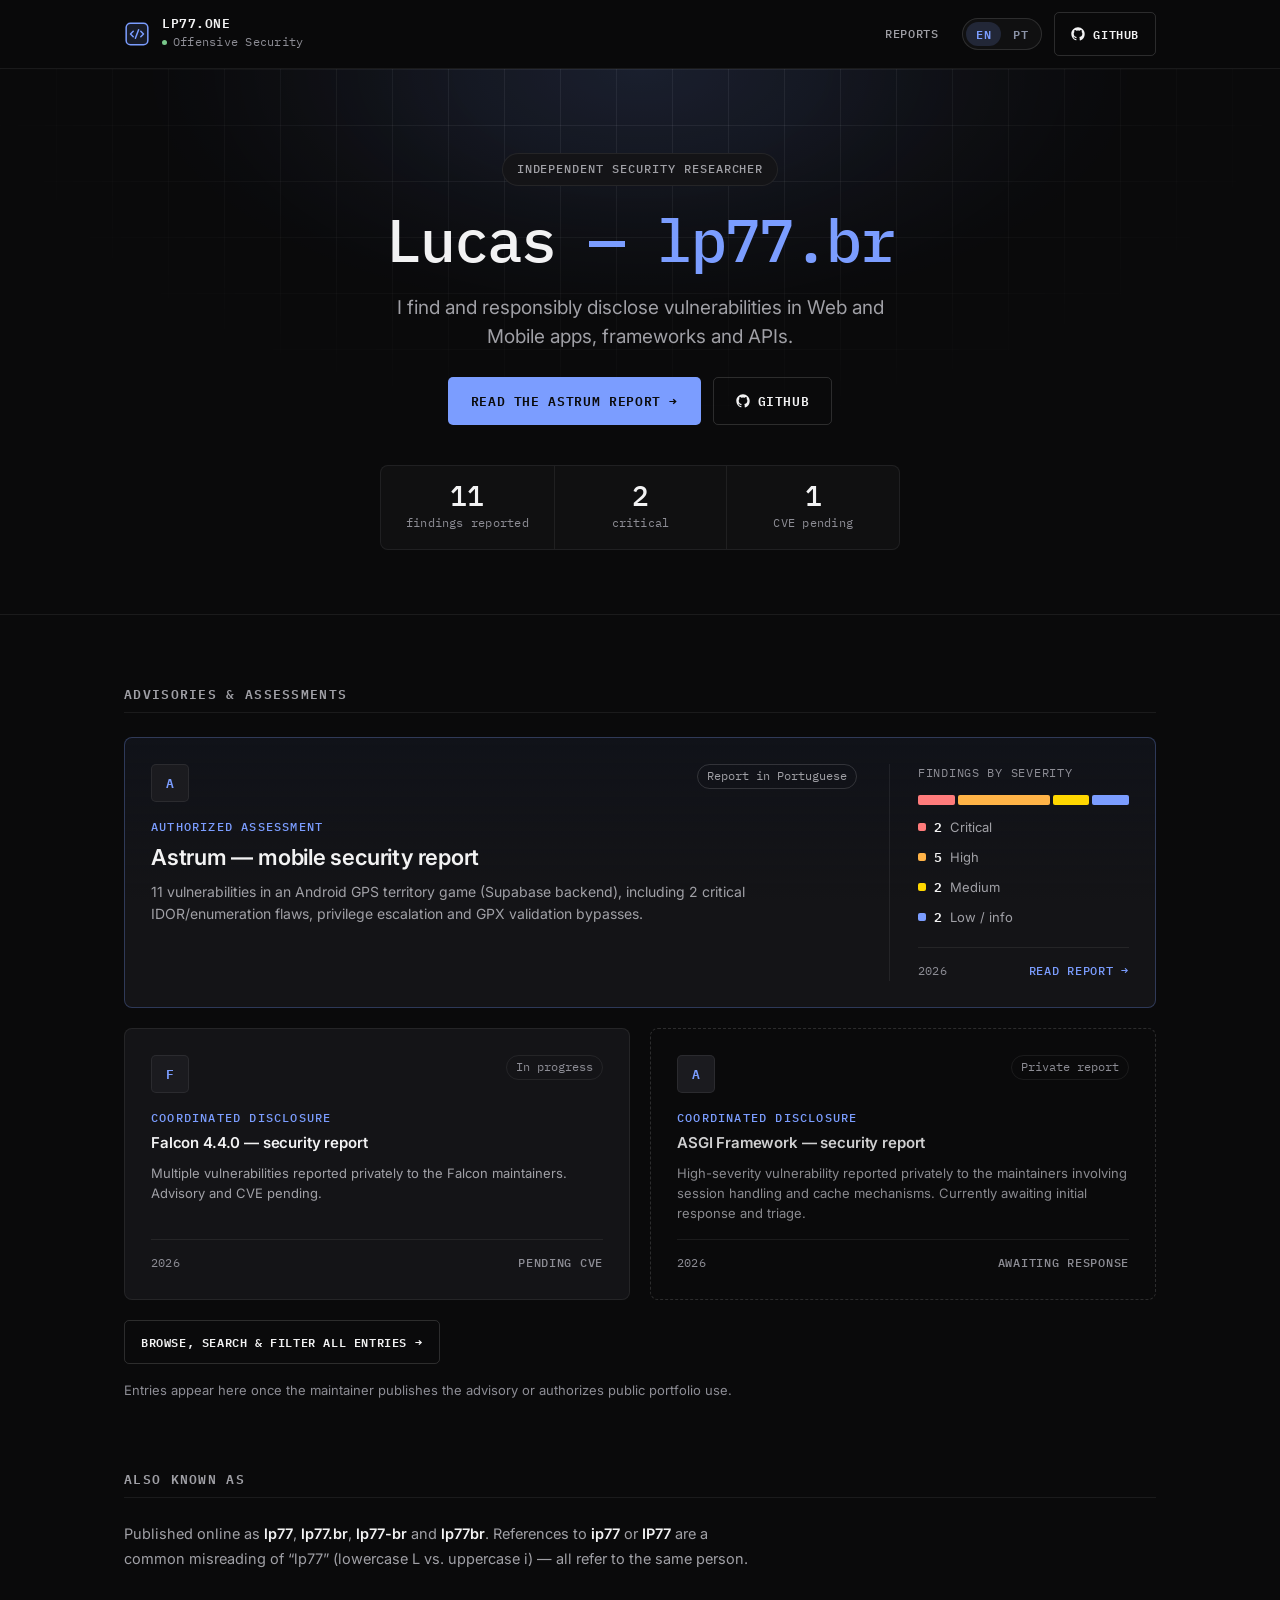
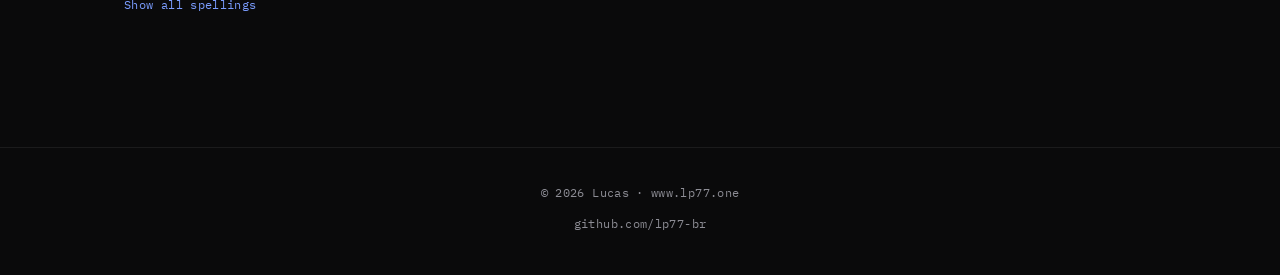
<file: index.html>
<!doctype html>
<html lang="en">
<head>
  <meta charset="UTF-8">
  <meta name="viewport" content="width=device-width, initial-scale=1.0">
  <meta name="theme-color" content="#0a0a0b">
  <meta name="author" content="Lucas (lp77.br)">
  <meta name="description" content="Lucas (lp77.br) — offensive security researcher specializing in Web and Mobile penetration testing. Responsible disclosure, CVEs, and open source work.">
  <meta name="keywords" content="lp77, LP77, lp77.br, lp77-br, lp77br, lp77 br, LP77 BR, ip77, IP77, ip77.br, ip77-br, Lucas security researcher, offensive security, penetration testing, responsible disclosure, CVE, Falcon, Astrum, Android security">
  <title>Lucas (lp77.br) — Offensive Security Researcher</title>
  <link rel="canonical" href="https://www.lp77.one/">

  <meta property="og:type" content="profile">
  <meta property="og:title" content="Lucas (lp77.br) — Offensive Security Researcher">
  <meta property="og:description" content="Offensive security researcher focused on Web and Mobile. Responsible disclosure of vulnerabilities in frameworks, APIs, and applications.">
  <meta property="og:url" content="https://www.lp77.one/">
  <meta property="og:site_name" content="lp77.one">

  <meta name="twitter:card" content="summary">
  <meta name="twitter:title" content="Lucas (lp77.br) — Offensive Security Researcher">
  <meta name="twitter:description" content="Offensive security researcher focused on Web and Mobile. Responsible disclosure.">

  <link rel="preconnect" href="https://fonts.googleapis.com">
  <link rel="preconnect" href="https://fonts.gstatic.com" crossorigin>
  <link href="https://fonts.googleapis.com/css2?family=IBM+Plex+Mono:wght@400;500;600&family=Inter:wght@400;500;600;700&display=swap" rel="stylesheet">
  <link rel="stylesheet" href="style.css">

  <style>
    .header-nav {
      display: flex;
      align-items: center;
      gap: 12px;
    }

    .lang-switch {
      display: inline-flex;
      align-items: center;
      gap: 2px;
      padding: 3px;
      border: 1px solid rgba(255, 255, 255, 0.12);
      border-radius: 999px;
      background: rgba(255, 255, 255, 0.03);
      flex: 0 0 auto;
    }

    .lang-switch button {
      -webkit-appearance: none;
      appearance: none;
      font-family: 'IBM Plex Mono', ui-monospace, monospace;
      font-size: 12px;
      font-weight: 600;
      line-height: 1;
      letter-spacing: 0.04em;
      padding: 6px 10px;
      min-width: 34px;
      border: 0;
      border-radius: 999px;
      background: transparent;
      color: #8b93a7;
      cursor: pointer;
      transition: background .18s ease, color .18s ease;
    }

    .lang-switch button:hover {
      color: #cfd6e6;
    }

    .lang-switch button:focus-visible {
      outline: 2px solid #7b9dff;
      outline-offset: 2px;
    }

    .lang-switch button[aria-pressed="true"] {
      background: rgba(123, 157, 255, 0.16);
      color: #7b9dff;
    }

    @media (max-width: 640px) {
      .header-nav { gap: 8px; }
      .lang-switch button { padding: 6px 8px; min-width: 30px; font-size: 11px; }
    }

    @media (max-width: 420px) {
      .header-nav .btn-ghost { padding: 8px; gap: 0; font-size: 0; }
      .header-nav .btn-ghost svg { width: 16px; height: 16px; }
    }
  </style>

  <script type="application/ld+json">
  {
    "@context": "https://schema.org",
    "@type": "Person",
    "name": "Lucas",
    "alternateName": [
      "lp77", "LP77", "lp77.br", "LP77.BR", "lp77-br", "lp77br",
      "lp77 br", "LP77 BR", "lp77_br", "lp77.one", "www.lp77.one",
      "ip77", "IP77", "ip77.br", "ip77-br", "ip77br", "ip77 br"
    ],
    "url": "https://www.lp77.one/",
    "mainEntityOfPage": "https://www.lp77.one/",
    "sameAs": ["https://github.com/lp77-br"],
    "jobTitle": "Offensive Security Researcher",
    "description": "Offensive security researcher specializing in Web and Mobile penetration testing.",
    "knowsAbout": [
      "Offensive Security", "Penetration Testing", "Web Security",
      "Mobile Security", "Android Security", "API Security", "Responsible Disclosure",
      "Authentication Bypass", "ReDoS", "Path Traversal", "Python", "Web Frameworks"
    ]
  }
  </script>
</head>
<body>

  <a href="#main" class="skip-link" data-en="Skip to content" data-pt="Pular para o conteúdo">Skip to content</a>

  <header class="site-header">
    <div class="header-inner">
      <a href="/" class="site-logo" aria-label="lp77.one — home">
        <span class="logo-mark" aria-hidden="true">
          <svg viewBox="0 0 24 24" width="26" height="26" fill="none" xmlns="http://www.w3.org/2000/svg">
            <rect x="2" y="2" width="20" height="20" rx="4" fill="rgba(123,157,255,0.12)" stroke="#7b9dff" stroke-width="1.4"/>
            <path d="M8.5 9.5 6 12l2.5 2.5M15.5 9.5 18 12l-2.5 2.5M13.5 8l-3 8" stroke="#7b9dff" stroke-width="1.4" stroke-linecap="round" stroke-linejoin="round"/>
          </svg>
        </span>
        <div class="brand-text">
          <span>lp77.one</span>
          <span class="online-status"><span class="dot" aria-hidden="true"></span><span data-en="Offensive Security" data-pt="Segurança Ofensiva">Offensive Security</span></span>
        </div>
      </a>
      <nav class="header-nav" aria-label="Main navigation">
        <a href="#reports" class="nav-link" data-en="Reports" data-pt="Relatórios">Reports</a>

        <div class="lang-switch" role="group" aria-label="Language / Idioma">
          <button type="button" data-lang="en" lang="en" aria-pressed="true">EN</button>
          <button type="button" data-lang="pt" lang="pt-BR" aria-pressed="false">PT</button>
        </div>

        <a href="https://github.com/lp77-br" target="_blank" rel="me noopener noreferrer" class="btn-ghost">
          <svg width="14" height="14" viewBox="0 0 24 24" fill="currentColor" aria-hidden="true"><path d="M12 .5C5.65.5.5 5.65.5 12c0 5.08 3.29 9.39 7.86 10.91.58.11.79-.25.79-.55v-2.03c-3.2.7-3.87-1.36-3.87-1.36-.52-1.33-1.28-1.68-1.28-1.68-1.05-.72.08-.7.08-.7 1.16.08 1.77 1.19 1.77 1.19 1.03 1.77 2.7 1.26 3.36.96.1-.75.4-1.26.73-1.55-2.56-.29-5.26-1.28-5.26-5.69 0-1.26.45-2.28 1.19-3.09-.12-.29-.52-1.46.11-3.05 0 0 .97-.31 3.18 1.18a11.05 11.05 0 0 1 5.79 0c2.2-1.49 3.17-1.18 3.17-1.18.63 1.59.23 2.76.12 3.05.74.81 1.18 1.83 1.18 3.09 0 4.42-2.71 5.39-5.29 5.68.41.36.78 1.06.78 2.14v3.17c0 .31.21.67.8.55A11.51 11.51 0 0 0 23.5 12C23.5 5.65 18.35.5 12 .5z"/></svg>
          GitHub
        </a>
      </nav>
    </div>
  </header>

  <section class="hero" aria-labelledby="hero-title">
    <div class="hero-inner">
      <p class="hero-eyebrow" data-en="Independent security researcher" data-pt="Pesquisador de segurança independente">Independent security researcher</p>
      <h1 class="hero-title" id="hero-title">Lucas <span>— lp77.br</span></h1>
      <p class="hero-sub" data-en="I find and responsibly disclose vulnerabilities in Web and Mobile apps, frameworks and APIs." data-pt="Encontro e divulgo de forma responsável vulnerabilidades em apps Web e Mobile, frameworks e APIs.">I find and responsibly disclose vulnerabilities in Web and Mobile
        apps, frameworks and APIs.</p>
      <div class="hero-cta">
        <a href="astrum.html?a" class="btn-primary btn-lg"><span data-en="Read the Astrum report" data-pt="Ler o relatório Astrum">Read the Astrum report</span> <span aria-hidden="true">&rarr;</span></a>
        <a href="https://github.com/lp77-br" target="_blank" rel="me noopener noreferrer" class="btn-ghost btn-lg">
          <svg width="14" height="14" viewBox="0 0 24 24" fill="currentColor" aria-hidden="true"><path d="M12 .5C5.65.5.5 5.65.5 12c0 5.08 3.29 9.39 7.86 10.91.58.11.79-.25.79-.55v-2.03c-3.2.7-3.87-1.36-3.87-1.36-.52-1.33-1.28-1.68-1.28-1.68-1.05-.72.08-.7.08-.7 1.16.08 1.77 1.19 1.77 1.19 1.03 1.77 2.7 1.26 3.36.96.1-.75.4-1.26.73-1.55-2.56-.29-5.26-1.28-5.26-5.69 0-1.26.45-2.28 1.19-3.09-.12-.29-.52-1.46.11-3.05 0 0 .97-.31 3.18 1.18a11.05 11.05 0 0 1 5.79 0c2.2-1.49 3.17-1.18 3.17-1.18.63 1.59.23 2.76.12 3.05.74.81 1.18 1.83 1.18 3.09 0 4.42-2.71 5.39-5.29 5.68.41.36.78 1.06.78 2.14v3.17c0 .31.21.67.8.55A11.51 11.51 0 0 0 23.5 12C23.5 5.65 18.35.5 12 .5z"/></svg>
          GitHub
        </a>
      </div>
      <ul class="stat-row" aria-label="At a glance">
        <li><strong>11</strong><span data-en="findings reported" data-pt="achados reportados">findings reported</span></li>
        <li><strong>2</strong><span data-en="critical" data-pt="críticos">critical</span></li>
        <li><strong>1</strong><span data-en="CVE pending" data-pt="CVE pendente">CVE pending</span></li>
      </ul>
    </div>
  </section>

  <main class="page-body" id="main">

    <section class="section" id="reports" aria-labelledby="advisories-title">
      <h2 class="section-title" id="advisories-title" data-en="Advisories &amp; Assessments" data-pt="Advisórios &amp; Avaliações">Advisories &amp; Assessments</h2>

      <div class="grid grid-feature">

        <a href="astrum.html" class="card card-featured">
          <div class="card-main">
            <div class="card-header">
              <div class="card-logo"><span class="card-logo-initials">A</span></div>
              <span class="card-tag" data-en="Report in Portuguese" data-pt="Relatório em Português">Report in Portuguese</span>
            </div>
            <div class="card-body">
              <p class="card-subtitle" data-en="Authorized assessment" data-pt="Avaliação autorizada">Authorized assessment</p>
              <h3 class="card-title" data-en="Astrum — mobile security report" data-pt="Astrum — relatório de segurança mobile">Astrum — mobile security report</h3>
              <p class="card-desc" data-en="11 vulnerabilities in an Android GPS territory game (Supabase backend), including 2 critical IDOR/enumeration flaws, privilege escalation and GPX validation bypasses." data-pt="11 vulnerabilidades em um jogo de território por GPS para Android (backend Supabase), incluindo 2 falhas críticas de IDOR/enumeração, escalonamento de privilégios e bypasses de validação de GPX.">
                11 vulnerabilities in an Android GPS territory game (Supabase backend),
                including 2 critical IDOR/enumeration flaws, privilege escalation and
                GPX validation bypasses.
              </p>
            </div>
          </div>
          <div class="card-side">
            <p class="side-label" data-en="Findings by severity" data-pt="Achados por severidade">Findings by severity</p>
            <div class="sev-bar" role="img" aria-label="2 critical, 5 high, 2 medium, 2 low or informational">
              <span class="s-crit"></span><span class="s-high"></span><span class="s-med"></span><span class="s-low"></span>
            </div>
            <ul class="sev-legend">
              <li><i class="s-crit"></i><b>2</b> <span data-en="Critical" data-pt="Crítico">Critical</span></li>
              <li><i class="s-high"></i><b>5</b> <span data-en="High" data-pt="Alto">High</span></li>
              <li><i class="s-med"></i><b>2</b> <span data-en="Medium" data-pt="Médio">Medium</span></li>
              <li><i class="s-low"></i><b>2</b> <span data-en="Low / info" data-pt="Baixo / info">Low / info</span></li>
            </ul>
            <div class="card-footer">
              <span class="card-date">2026</span>
              <span class="card-status card-status-link"><span data-en="Read report" data-pt="Ler relatório">Read report</span> <span aria-hidden="true">&rarr;</span></span>
            </div>
          </div>
        </a>

        <article class="card card-static">
          <div class="card-header">
            <div class="card-logo"><span class="card-logo-initials">F</span></div>
            <span class="card-tag card-tag-muted" data-en="In progress" data-pt="Em andamento">In progress</span>
          </div>
          <div class="card-body">
            <p class="card-subtitle" data-en="Coordinated disclosure" data-pt="Divulgação coordenada">Coordinated disclosure</p>
            <h3 class="card-title" data-en="Falcon 4.4.0 — security report" data-pt="Falcon 4.4.0 — relatório de segurança">Falcon 4.4.0 — security report</h3>
            <p class="card-desc" data-en="Multiple vulnerabilities reported privately to the Falcon maintainers. Advisory and CVE pending." data-pt="Múltiplas vulnerabilidades reportadas de forma privada aos mantenedores do Falcon. Advisório e CVE pendentes.">
              Multiple vulnerabilities reported privately to the Falcon
              maintainers. Advisory and CVE pending.
            </p>
          </div>
          <div class="card-footer">
            <span class="card-date">2026</span>
            <span class="card-status" data-en="Pending CVE" data-pt="CVE pendente">Pending CVE</span>
          </div>
        </article>

        <article class="card card-static card-ghost" aria-label="Report awaiting response">
          <div class="card-header">
            <div class="card-logo"><span class="card-logo-initials">A</span></div>
            <span class="card-tag card-tag-muted" data-en="Private report" data-pt="Relatório privado">Private report</span>
          </div>
          <div class="card-body">
            <p class="card-subtitle" data-en="Coordinated disclosure" data-pt="Divulgação coordenada">Coordinated disclosure</p>
            <h3 class="card-title" data-en="ASGI Framework — security report" data-pt="ASGI Framework — relatório de segurança">ASGI Framework — security report</h3>
            <p class="card-desc" data-en="High-severity vulnerability reported privately to the maintainers involving session handling and cache mechanisms. Currently awaiting initial response and triage." data-pt="Vulnerabilidade de alta severidade reportada de forma privada aos mantenedores envolvendo manuseio de sessão e mecanismos de cache. Atualmente aguardando resposta inicial e triagem.">
              High-severity vulnerability reported privately to the maintainers involving session handling and cache mechanisms. Currently awaiting initial response and triage.
            </p>
          </div>
          <div class="card-footer">
            <span class="card-date">2026</span>
            <span class="card-status" data-en="Awaiting response" data-pt="Aguardando resposta">Awaiting response</span>
          </div>
        </article>

      </div>
      <div class="hero-cta" style="justify-content:flex-start;margin-top:20px">
        <a href="advisories.html" class="btn-ghost"><span data-en="Browse, search &amp; filter all entries" data-pt="Navegar, buscar &amp; filtrar todas as entradas">Browse, search &amp; filter all entries</span> <span aria-hidden="true">&rarr;</span></a>
      </div>
      <p class="fine" data-en="Entries appear here once the maintainer publishes the advisory or authorizes public portfolio use." data-pt="Entradas aparecem aqui após o mantenedor publicar o aviso ou autorizar o uso público no portfólio.">Entries appear here once the maintainer publishes the advisory or authorizes public portfolio use.</p>
    </section>

    <section class="section aka" aria-labelledby="identity-title">
      <h2 class="section-title" id="identity-title" data-en="Also known as" data-pt="Também conhecido como">Also known as</h2>
      <p class="prose" data-en="Published online as &lt;strong&gt;lp77&lt;/strong&gt;, &lt;strong&gt;lp77.br&lt;/strong&gt;, &lt;strong&gt;lp77-br&lt;/strong&gt; and &lt;strong&gt;lp77br&lt;/strong&gt;. References to &lt;strong&gt;ip77&lt;/strong&gt; or &lt;strong&gt;IP77&lt;/strong&gt; are a common misreading of &ldquo;lp77&rdquo; (lowercase L vs. uppercase i) &mdash; all refer to the same person." data-pt="Publicado online como &lt;strong&gt;lp77&lt;/strong&gt;, &lt;strong&gt;lp77.br&lt;/strong&gt;, &lt;strong&gt;lp77-br&lt;/strong&gt; e &lt;strong&gt;lp77br&lt;/strong&gt;. Referências a &lt;strong&gt;ip77&lt;/strong&gt; ou &lt;strong&gt;IP77&lt;/strong&gt; são uma leitura incorreta comum de &ldquo;lp77&rdquo; (L minúsculo vs. i maiúsculo) &mdash; todos se referem à mesma pessoa.">Published online as <strong>lp77</strong>, <strong>lp77.br</strong>,
        <strong>lp77-br</strong> and <strong>lp77br</strong>. References to
        <strong>ip77</strong> or <strong>IP77</strong> are a common misreading of
        &ldquo;lp77&rdquo; (lowercase L vs. uppercase i) &mdash; all refer to the same person.
      </p>
      <details class="aliases">
        <summary data-en="Show all spellings" data-pt="Mostrar todas as grafias">Show all spellings</summary>
        <div class="chip-bar" aria-label="Known aliases">
          <span class="chip">lp77</span><span class="chip">LP77</span><span class="chip">lp77.br</span>
          <span class="chip">LP77.BR</span><span class="chip">lp77-br</span><span class="chip">lp77br</span>
          <span class="chip">lp77 br</span><span class="chip">ip77</span><span class="chip">IP77</span>
          <span class="chip">ip77.br</span><span class="chip">ip77-br</span>
        </div>
      </details>
    </section>

  </main>

  <footer class="site-footer">
    <div class="footer-inner">
      <p>&copy; <span id="year">2026</span> Lucas · www.lp77.one</p>
      <p><a href="https://github.com/lp77-br" target="_blank" rel="me noopener">github.com/lp77-br</a></p>
    </div>
  </footer>

  <script>
    (function () {
      var y = document.getElementById('year');
      if (y) y.textContent = new Date().getFullYear();
    })();
  </script>

  <script>
    (function () {
      var root    = document.documentElement;
      var buttons = document.querySelectorAll('.lang-switch [data-lang]');
      var els     = document.querySelectorAll('[data-en]');

      function applyLang(lang) {
        var isPt = lang === 'pt';
        root.setAttribute('lang', isPt ? 'pt-BR' : 'en');

        els.forEach(function (el) {
          var val = el.dataset[isPt ? 'pt' : 'en'];
          if (val != null) el.innerHTML = val;
        });

        buttons.forEach(function (b) {
          b.setAttribute('aria-pressed', String(b.dataset.lang === lang));
        });
      }

      var saved = null;
      try { saved = localStorage.getItem('lang'); } catch (e) {}

      applyLang(saved === 'pt' ? 'pt' : 'en');

      buttons.forEach(function (b) {
        b.addEventListener('click', function () {
          var lang = b.dataset.lang;
          try { localStorage.setItem('lang', lang); } catch (e) {}
          applyLang(lang);
        });
      });
    })();
  </script>
</body>
</html>
</file>
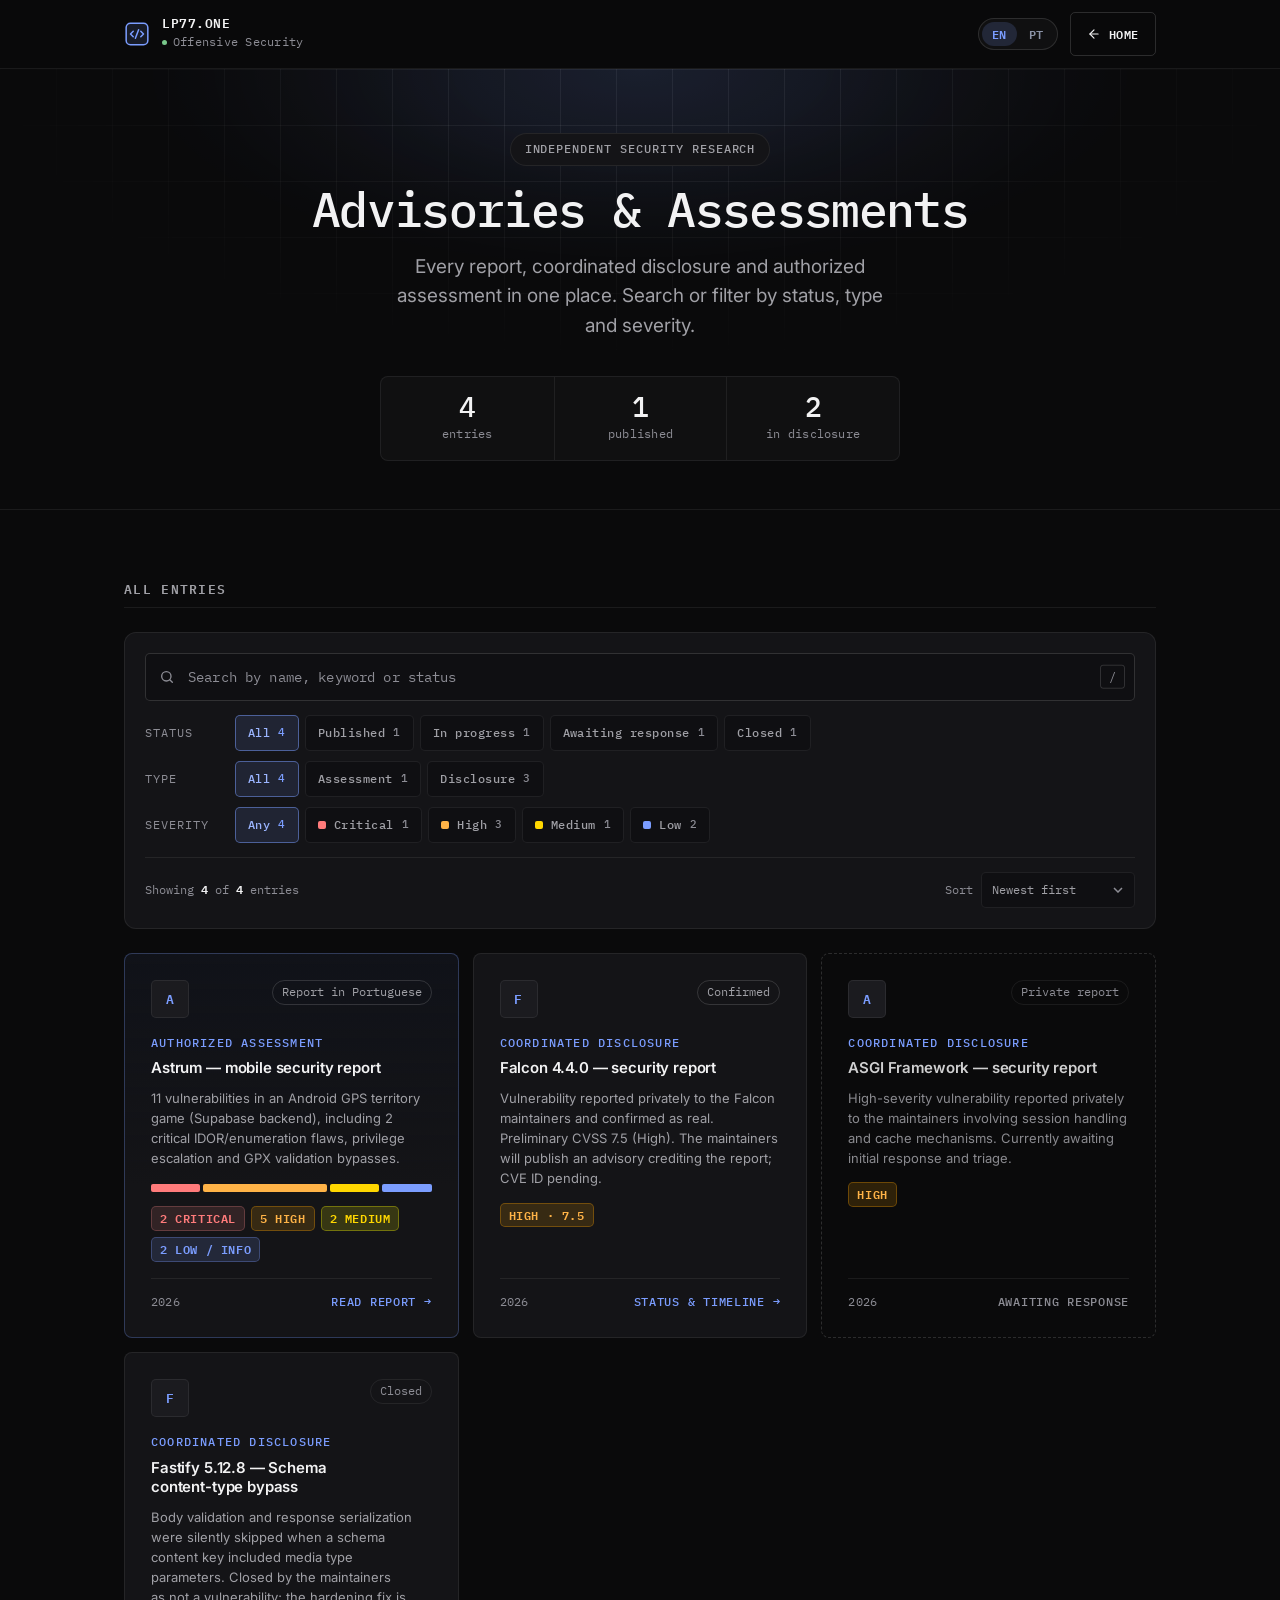
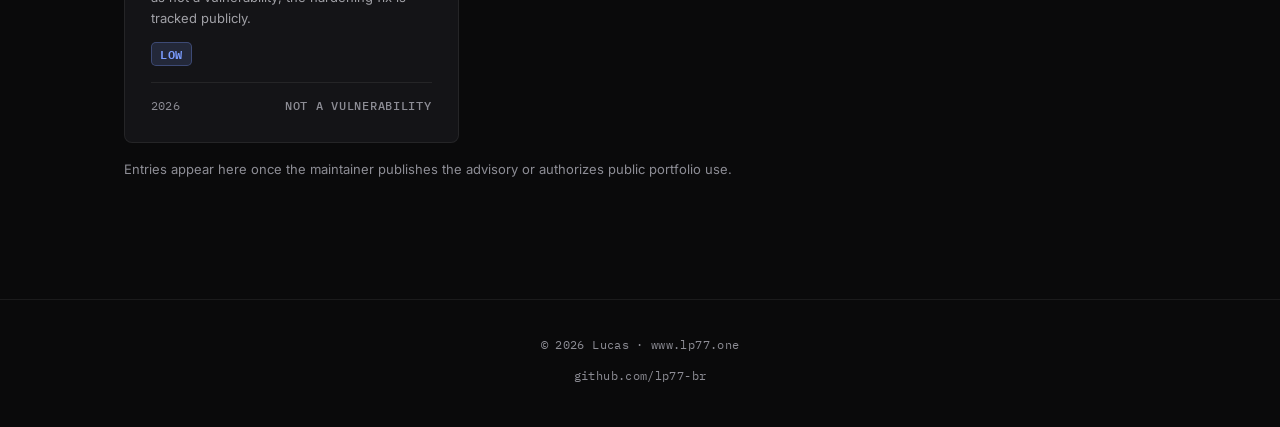
<file: advisories.html>
<!doctype html>
<html lang="en">
<head>
  <meta charset="UTF-8">
  <meta name="viewport" content="width=device-width, initial-scale=1.0">
  <meta name="theme-color" content="#0a0a0b">
  <meta name="author" content="Lucas (lp77.br)">
  <meta name="description" content="All security advisories, coordinated disclosures and authorized assessments by Lucas (lp77.br / lp77 / ip77) — searchable and filterable by status, type and severity.">
  <title>Advisories &amp; Assessments — Lucas (lp77.br)</title>
  <link rel="canonical" href="https://www.lp77.one/advisories.html">
  <meta property="og:type" content="website">
  <meta property="og:title" content="Advisories &amp; Assessments — Lucas (lp77.br)">
  <meta property="og:description" content="Vulnerability reports, coordinated disclosures and authorized assessments by Lucas (lp77.br).">
  <meta property="og:url" content="https://www.lp77.one/advisories.html">
  <meta property="og:site_name" content="lp77.one">
  <link rel="preconnect" href="https://fonts.googleapis.com">
  <link rel="preconnect" href="https://fonts.gstatic.com" crossorigin>
  <link href="https://fonts.googleapis.com/css2?family=IBM+Plex+Mono:wght@400;500;600&family=Inter:wght@400;500;600;700&display=swap" rel="stylesheet">
  <link rel="stylesheet" href="style.css">
  <style>
    .header-nav {
      display: flex;
      align-items: center;
      gap: 12px;
    }

    .header-nav .btn-ghost svg {
      flex: 0 0 auto;
      display: block;
    }

    .lang-switch {
      display: inline-flex;
      align-items: center;
      gap: 2px;
      padding: 3px;
      border: 1px solid rgba(255, 255, 255, 0.12);
      border-radius: 999px;
      background: rgba(255, 255, 255, 0.03);
      flex: 0 0 auto;
    }

    .lang-switch button {
      -webkit-appearance: none;
      appearance: none;
      font-family: 'IBM Plex Mono', ui-monospace, monospace;
      font-size: 12px;
      font-weight: 600;
      line-height: 1;
      letter-spacing: 0.04em;
      padding: 6px 10px;
      min-width: 34px;
      border: 0;
      border-radius: 999px;
      background: transparent;
      color: #8b93a7;
      cursor: pointer;
      transition: background .18s ease, color .18s ease;
    }

    .lang-switch button:hover { color: #cfd6e6; }

    .lang-switch button:focus-visible {
      outline: 2px solid #7b9dff;
      outline-offset: 2px;
    }

    .lang-switch button[aria-pressed="true"] {
      background: rgba(123, 157, 255, 0.16);
      color: #7b9dff;
    }

    @media (max-width: 640px) {
      .header-nav { gap: 8px; }
      .lang-switch button { padding: 6px 8px; min-width: 30px; font-size: 11px; }
    }

    @media (max-width: 420px) {
      .header-nav .btn-ghost { padding: 8px; gap: 0; font-size: 0; }
      .header-nav .btn-ghost svg { width: 16px; height: 16px; }
    }

    .to-top svg { display: block; }
  </style>
</head>
<body id="top">

  <a href="#main" class="skip-link" data-en="Skip to content" data-pt="Pular para o conteúdo">Skip to content</a>

  <header class="site-header">
    <div class="header-inner">
      <a href="/" class="site-logo" aria-label="lp77.one — home" data-en-aria="lp77.one — home" data-pt-aria="lp77.one — início">
        <span class="logo-mark" aria-hidden="true">
          <svg viewBox="0 0 24 24" width="26" height="26" fill="none" xmlns="http://www.w3.org/2000/svg">
            <rect x="2" y="2" width="20" height="20" rx="4" fill="rgba(123,157,255,0.12)" stroke="#7b9dff" stroke-width="1.4"/>
            <path d="M8.5 9.5 6 12l2.5 2.5M15.5 9.5 18 12l-2.5 2.5M13.5 8l-3 8" stroke="#7b9dff" stroke-width="1.4" stroke-linecap="round" stroke-linejoin="round"/>
          </svg>
        </span>
        <div class="brand-text">
          <span>lp77.one</span>
          <span class="online-status"><span class="dot" aria-hidden="true"></span><span data-en="Offensive Security" data-pt="Segurança Ofensiva">Offensive Security</span></span>
        </div>
      </a>
      <nav class="header-nav" aria-label="Main navigation" data-en-aria="Main navigation" data-pt-aria="Navegação principal">
        <div class="lang-switch" role="group" aria-label="Language / Idioma">
          <button type="button" data-lang="en" lang="en" aria-pressed="true">EN</button>
          <button type="button" data-lang="pt" lang="pt-BR" aria-pressed="false">PT</button>
        </div>

        <a href="/" class="btn-ghost">
          <svg viewBox="0 0 24 24" width="14" height="14" fill="none" stroke="currentColor" stroke-width="2" stroke-linecap="round" stroke-linejoin="round" aria-hidden="true" focusable="false">
            <path d="M19 12H5"/>
            <path d="M12 19l-7-7 7-7"/>
          </svg>
          <span data-en="Home" data-pt="Início">Home</span>
        </a>
      </nav>
    </div>
  </header>

  <section class="hero hero-compact" aria-labelledby="hero-title">
    <div class="hero-inner">
      <p class="hero-eyebrow" data-en="Independent security research" data-pt="Pesquisa de segurança independente">Independent security research</p>
      <h1 class="hero-title" id="hero-title" data-en="Advisories &amp; Assessments" data-pt="Advisórios e Avaliações">Advisories <span>&amp; Assessments</span></h1>
      <p class="hero-sub" data-en="Every report, coordinated disclosure and authorized assessment in one place. Search or filter by status, type and severity." data-pt="Todo reporte, divulgação coordenada e avaliação autorizada em um só lugar. Busque ou filtre por status, tipo e severidade.">Every report, coordinated disclosure and authorized assessment in one place. Search or filter by status, type and severity.</p>
      <ul class="stat-row" aria-label="At a glance" data-en-aria="At a glance" data-pt-aria="Visão geral">
        <li><strong data-stat="total">4</strong><span data-en="entries" data-pt="entradas">entries</span></li>
        <li><strong data-stat="published">1</strong><span data-en="published" data-pt="publicados">published</span></li>
        <li><strong data-stat="open">2</strong><span data-en="in disclosure" data-pt="em divulgação">in disclosure</span></li>
      </ul>
    </div>
  </section>

  <main class="page-body" id="main">
    <section class="section" aria-labelledby="entries-title">
      <h2 class="section-title" id="entries-title" data-en="All entries" data-pt="Todas as entradas">All entries</h2>

      <div class="toolbar" id="toolbar" hidden>
        <div class="search">
          <svg width="16" height="16" viewBox="0 0 24 24" fill="none" stroke="currentColor" stroke-width="2" stroke-linecap="round" aria-hidden="true"><circle cx="11" cy="11" r="7"/><path d="m20 20-3.5-3.5"/></svg>
          <input type="search" id="q" placeholder="Search by name, keyword or status" aria-label="Search advisories" data-en-aria="Search advisories" data-pt-aria="Buscar avisórios" data-en-placeholder="Search by name, keyword or status" data-pt-placeholder="Buscar por nome, palavra-chave ou status" autocomplete="off" spellcheck="false" enterkeyhint="search">
          <span class="kbd" id="kbd" aria-hidden="true">/</span>
          <button type="button" class="search-clear" id="clear" aria-label="Clear search" data-en-aria="Clear search" data-pt-aria="Limpar busca" hidden>&times;</button>
        </div>
        <div class="filters">
          <div class="filter-group" role="group" aria-label="Status" data-en-aria="Status" data-pt-aria="Status">
            <span class="filter-label" data-en="Status" data-pt="Status">Status</span>
            <button type="button" class="fchip" data-group="status" data-value="all" aria-pressed="true"><span data-en="All" data-pt="Todos">All</span> <span class="n"></span></button>
            <button type="button" class="fchip" data-group="status" data-value="published" aria-pressed="false"><span data-en="Published" data-pt="Publicado">Published</span> <span class="n"></span></button>
            <button type="button" class="fchip" data-group="status" data-value="in-progress" aria-pressed="false"><span data-en="In progress" data-pt="Em andamento">In progress</span> <span class="n"></span></button>
            <button type="button" class="fchip" data-group="status" data-value="awaiting" aria-pressed="false"><span data-en="Awaiting response" data-pt="Aguardando resposta">Awaiting response</span> <span class="n"></span></button>
            <button type="button" class="fchip" data-group="status" data-value="closed" aria-pressed="false"><span data-en="Closed" data-pt="Fechado">Closed</span> <span class="n"></span></button>
          </div>
          <div class="filter-group" role="group" aria-label="Type" data-en-aria="Type" data-pt-aria="Tipo">
            <span class="filter-label" data-en="Type" data-pt="Tipo">Type</span>
            <button type="button" class="fchip" data-group="type" data-value="all" aria-pressed="true"><span data-en="All" data-pt="Todos">All</span> <span class="n"></span></button>
            <button type="button" class="fchip" data-group="type" data-value="assessment" aria-pressed="false"><span data-en="Assessment" data-pt="Avaliação">Assessment</span> <span class="n"></span></button>
            <button type="button" class="fchip" data-group="type" data-value="disclosure" aria-pressed="false"><span data-en="Disclosure" data-pt="Divulgação">Disclosure</span> <span class="n"></span></button>
          </div>
          <div class="filter-group" role="group" aria-label="Severity" data-en-aria="Severity" data-pt-aria="Severidade">
            <span class="filter-label" data-en="Severity" data-pt="Severidade">Severity</span>
            <button type="button" class="fchip" data-group="sev" data-value="all" aria-pressed="true"><span data-en="Any" data-pt="Qualquer">Any</span> <span class="n"></span></button>
            <button type="button" class="fchip" data-group="sev" data-value="critical" aria-pressed="false"><i class="s-crit"></i><span data-en="Critical" data-pt="Crítica">Critical</span> <span class="n"></span></button>
            <button type="button" class="fchip" data-group="sev" data-value="high" aria-pressed="false"><i class="s-high"></i><span data-en="High" data-pt="Alta">High</span> <span class="n"></span></button>
            <button type="button" class="fchip" data-group="sev" data-value="medium" aria-pressed="false"><i class="s-med"></i><span data-en="Medium" data-pt="Média">Medium</span> <span class="n"></span></button>
            <button type="button" class="fchip" data-group="sev" data-value="low" aria-pressed="false"><i class="s-low"></i><span data-en="Low" data-pt="Baixa">Low</span> <span class="n"></span></button>
          </div>
        </div>
        <div class="toolbar-row">
          <p class="result-count" id="count" aria-live="polite"></p>
          <div class="toolbar-tools">
            <label class="sort"><span data-en="Sort" data-pt="Ordenar">Sort</span>
              <select id="sort">
                <option value="newest" data-en="Newest first" data-pt="Mais recentes primeiro">Newest first</option>
                <option value="severity" data-en="Highest severity" data-pt="Maior severidade">Highest severity</option>
                <option value="az" data-en="Name A&ndash;Z" data-pt="Nome A&ndash;Z">Name A&ndash;Z</option>
              </select>
            </label>
            <button type="button" class="btn-action" id="reset" data-en="Reset" data-pt="Limpar" hidden>Reset</button>
          </div>
        </div>
      </div>

      <div class="grid" id="entries">

        <a href="astrum.html" class="card card-live entry" data-status="published" data-type="assessment" data-sev="critical high medium low" data-year="2026" data-keywords="astrum android gps supabase idor privilege escalation gpx mobile portuguese">
          <div class="card-header">
            <div class="card-logo"><span class="card-logo-initials">A</span></div>
            <span class="card-tag" data-en="Report in Portuguese" data-pt="Relatório em português">Report in Portuguese</span>
          </div>
          <div class="card-body">
            <p class="card-subtitle" data-en="Authorized assessment" data-pt="Avaliação autorizada">Authorized assessment</p>
            <h3 class="card-title" data-en="Astrum — mobile security report" data-pt="Astrum — relatório de segurança mobile">Astrum — mobile security report</h3>
            <p class="card-desc" data-en="11 vulnerabilities in an Android GPS territory game (Supabase backend), including 2 critical IDOR/enumeration flaws, privilege escalation and GPX validation bypasses." data-pt="11 vulnerabilidades em um jogo Android de território via GPS (backend Supabase), incluindo 2 falhas críticas de IDOR/enumeração, escalonamento de privilégios e bypass de validação de GPX.">11 vulnerabilities in an Android GPS territory game (Supabase backend), including 2 critical IDOR/enumeration flaws, privilege escalation and GPX validation bypasses.</p>
            <div class="sev-bar" role="img" aria-label="2 critical, 5 high, 2 medium, 2 low or informational" data-en-aria="2 critical, 5 high, 2 medium, 2 low or informational" data-pt-aria="2 críticas, 5 altas, 2 médias, 2 baixas ou informativas"><span class="s-crit"></span><span class="s-high"></span><span class="s-med"></span><span class="s-low"></span></div>
            <div class="card-badges">
              <span class="badge badge-critical" data-en="2 Critical" data-pt="2 Críticas">2 Critical</span><span class="badge badge-high" data-en="5 High" data-pt="5 Altas">5 High</span><span class="badge badge-medium" data-en="2 Medium" data-pt="2 Médias">2 Medium</span><span class="badge badge-low" data-en="2 Low / info" data-pt="2 Baixas / info">2 Low / info</span>
            </div>
          </div>
          <div class="card-footer">
            <span class="card-date">2026</span>
            <span class="card-status card-status-link"><span data-en="Read report" data-pt="Ler relatório">Read report</span> <span aria-hidden="true">&rarr;</span></span>
          </div>
        </a>

        <a href="falcon.html" class="card entry" data-status="in-progress" data-type="disclosure" data-sev="high" data-year="2026" data-keywords="falcon framework python cve pending confirmed cvss 7.5 advisory credit">
          <div class="card-header">
            <div class="card-logo"><span class="card-logo-initials">F</span></div>
            <span class="card-tag" data-en="Confirmed" data-pt="Confirmado">Confirmed</span>
          </div>
          <div class="card-body">
            <p class="card-subtitle" data-en="Coordinated disclosure" data-pt="Divulgação coordenada">Coordinated disclosure</p>
            <h3 class="card-title" data-en="Falcon 4.4.0 — security report" data-pt="Falcon 4.4.0 — relatório de segurança">Falcon 4.4.0 — security report</h3>
            <p class="card-desc" data-en="Vulnerability reported privately to the Falcon maintainers and confirmed as real. Preliminary CVSS 7.5 (High). The maintainers will publish an advisory crediting the report; CVE ID pending." data-pt="Vulnerabilidade reportada de forma privada aos mantenedores do Falcon e confirmada como real. CVSS preliminar 7.5 (Alta). Os mantenedores publicarão um avisório creditando o reporte; ID de CVE pendente.">Vulnerability reported privately to the Falcon maintainers and confirmed as real. Preliminary CVSS 7.5 (High). The maintainers will publish an advisory crediting the report; CVE ID pending.</p>
            <div class="card-badges"><span class="badge badge-high" data-en="High &middot; 7.5" data-pt="Alta &middot; 7.5">High &middot; 7.5</span></div>
          </div>
          <div class="card-footer">
            <span class="card-date">2026</span>
            <span class="card-status card-status-link"><span data-en="Status &amp; timeline" data-pt="Status e cronologia">Status &amp; timeline</span> <span aria-hidden="true">&rarr;</span></span>
          </div>
        </a>

        <article class="card card-static card-ghost entry" data-status="awaiting" data-type="disclosure" data-sev="high" data-year="2026" data-keywords="asgi framework session cache triage private">
          <div class="card-header">
            <div class="card-logo"><span class="card-logo-initials">A</span></div>
            <span class="card-tag card-tag-muted" data-en="Private report" data-pt="Relatório privado">Private report</span>
          </div>
          <div class="card-body">
            <p class="card-subtitle" data-en="Coordinated disclosure" data-pt="Divulgação coordenada">Coordinated disclosure</p>
            <h3 class="card-title" data-en="ASGI Framework — security report" data-pt="ASGI Framework — relatório de segurança">ASGI Framework — security report</h3>
            <p class="card-desc" data-en="High-severity vulnerability reported privately to the maintainers involving session handling and cache mechanisms. Currently awaiting initial response and triage." data-pt="Vulnerabilidade de alta severidade reportada de forma privada aos mantenedores, envolvendo manuseio de sessão e mecanismos de cache. Atualmente aguardando resposta inicial e triagem.">High-severity vulnerability reported privately to the maintainers involving session handling and cache mechanisms. Currently awaiting initial response and triage.</p>
            <div class="card-badges"><span class="badge badge-high" data-en="High" data-pt="Alta">High</span></div>
          </div>
          <div class="card-footer">
            <span class="card-date">2026</span>
            <span class="card-status" data-en="Awaiting response" data-pt="Aguardando resposta">Awaiting response</span>
          </div>
        </article>

        <article class="card card-static card-closed entry" data-status="closed" data-type="disclosure" data-sev="low" data-year="2026" data-keywords="fastify npm nodejs javascript content-type media type validation serialization schema bypass ghsa not a vulnerability hardening">
          <div class="card-header">
            <div class="card-logo"><span class="card-logo-initials">F</span></div>
            <span class="card-tag card-tag-muted" data-en="Closed" data-pt="Fechado">Closed</span>
          </div>
          <div class="card-body">
            <p class="card-subtitle" data-en="Coordinated disclosure" data-pt="Divulgação coordenada">Coordinated disclosure</p>
            <h3 class="card-title" data-en="Fastify 5.12.8 — Schema content-type bypass" data-pt="Fastify 5.12.8 — bypass de content-type no schema">Fastify 5.12.8 — Schema content-type bypass</h3>
            <p class="card-desc" data-en="Body validation and response serialization were silently skipped when a schema content key included media type parameters. Closed by the maintainers as not a vulnerability; the hardening fix is tracked publicly." data-pt="A validação de corpo e a serialização de resposta eram silenciosamente ignoradas quando uma chave de conteúdo do schema incluía parâmetros de media type. Fechado pelos mantenedores como não sendo uma vulnerabilidade; a correção de hardening está rastreada publicamente.">Body validation and response serialization were silently skipped when a schema content key included media type parameters. Closed by the maintainers as not a vulnerability; the hardening fix is tracked publicly.</p>
            <div class="card-badges"><span class="badge badge-low" data-en="Low" data-pt="Baixa">Low</span></div>
          </div>
          <div class="card-footer">
            <span class="card-date">2026</span>
            <span class="card-status" data-en="Not a vulnerability" data-pt="Não é uma vulnerabilidade">Not a vulnerability</span>
          </div>
        </article>

      </div>

      <div class="empty" id="empty" hidden>
        <strong data-en="No entries match your search" data-pt="Nenhuma entrada corresponde à busca">No entries match your search</strong>
        <span data-en="Try a different keyword or clear the filters." data-pt="Tente outra palavra-chave ou limpe os filtros.">Try a different keyword or clear the filters.</span>
        <div><button type="button" class="btn-action" id="reset2" data-en="Reset filters" data-pt="Limpar filtros">Reset filters</button></div>
      </div>

      <p class="fine" data-en="Entries appear here once the maintainer publishes the advisory or authorizes public portfolio use." data-pt="As entradas aparecem aqui quando o mantenedor publica o avisório ou autoriza o uso público no portfólio.">Entries appear here once the maintainer publishes the advisory or authorizes public portfolio use.</p>
    </section>
  </main>

  <footer class="site-footer">
    <div class="footer-inner">
      <p>&copy; <span id="year">2026</span> Lucas · www.lp77.one</p>
      <p><a href="https://github.com/lp77-br" target="_blank" rel="me noopener">github.com/lp77-br</a></p>
    </div>
  </footer>

  <a href="#top" class="to-top" id="to-top" aria-label="Back to top" data-en-aria="Back to top" data-pt-aria="Voltar ao topo">
    <svg viewBox="0 0 24 24" width="18" height="18" fill="none" stroke="currentColor" stroke-width="2" stroke-linecap="round" stroke-linejoin="round" aria-hidden="true" focusable="false">
      <path d="M12 19V5"/>
      <path d="M5 12l7-7 7 7"/>
    </svg>
  </a>

  <script>
  (function () {
    var $ = function (id) { return document.getElementById(id); };
    var y = $('year'); if (y) y.textContent = new Date().getFullYear();
    var t = $('to-top');
    if (t) { var on = function () { t.classList.toggle('show', window.scrollY > 900); }; window.addEventListener('scroll', on, { passive: true }); on(); }

    var list = $('entries'), toolbar = $('toolbar'), input = $('q');
    var RANK = { critical: 4, high: 3, medium: 2, low: 1 };
    var items = [].slice.call(list.querySelectorAll('.entry')).map(function (el, i) {
      var sev = (el.dataset.sev || '').split(/\s+/).filter(Boolean);
      return {
        el: el, i: i, status: el.dataset.status, type: el.dataset.type, sev: sev,
        date: el.dataset.date || el.dataset.year || '',
        title: el.querySelector('.card-title').textContent.toLowerCase(),
        hay: (el.textContent + ' ' + (el.dataset.keywords || '')).toLowerCase().replace(/\s+/g, ' '),
        rank: Math.max.apply(null, sev.map(function (s) { return RANK[s] || 0; }).concat(0))
      };
    });
    var chips = [].slice.call(document.querySelectorAll('.fchip'));
    var DEF = { q: '', status: 'all', type: 'all', sev: 'all', sort: 'newest' };
    var state = Object.assign({}, DEF), applied = 'newest';
    var GROUPS = ['status', 'type', 'sev'];
    var LANG = 'en';

    var I18N = {
      en: { showing: function (n, t) { return 'Showing <b>' + n + '</b> of <b>' + t + '</b> entries'; } },
      pt: { showing: function (n, t) { return 'Mostrando <b>' + n + '</b> de <b>' + t + '</b> entradas'; } }
    };

    function refreshItems() {
      items.forEach(function (it) {
        it.title = it.el.querySelector('.card-title').textContent.toLowerCase();
        it.hay = (it.el.textContent + ' ' + (it.el.dataset.keywords || '')).toLowerCase().replace(/\s+/g, ' ');
      });
    }

    function has(it, g, v) { return v === 'all' || (g === 'sev' ? it.sev.indexOf(v) > -1 : it[g] === v); }
    function match(it, skip, tokens) {
      for (var k = 0; k < GROUPS.length; k++) { var g = GROUPS[k]; if (g !== skip && !has(it, g, state[g])) return false; }
      return tokens.every(function (tk) { return it.hay.indexOf(tk) > -1; });
    }
    var SORT = {
      newest: function (a, b) { return a.date < b.date ? 1 : a.date > b.date ? -1 : a.i - b.i; },
      severity: function (a, b) { return b.rank - a.rank || SORT.newest(a, b); },
      az: function (a, b) { return a.title < b.title ? -1 : a.title > b.title ? 1 : 0; }
    };

    function render() {
      var tokens = state.q.toLowerCase().split(/\s+/).filter(Boolean), shown = 0;
      items.forEach(function (it) { var ok = match(it, null, tokens); it.el.hidden = !ok; if (ok) shown++; });
      if (applied !== state.sort) { items.slice().sort(SORT[state.sort]).forEach(function (it) { list.appendChild(it.el); }); applied = state.sort; }
      chips.forEach(function (c) {
        var g = c.dataset.group, v = c.dataset.value;
        var n = items.filter(function (it) { return match(it, g, tokens) && has(it, g, v); }).length;
        c.querySelector('.n').textContent = n;
        c.classList.toggle('is-zero', n === 0);
        c.setAttribute('aria-pressed', String(state[g] === v));
      });
      $('count').innerHTML = I18N[LANG].showing(shown, items.length);
      $('empty').hidden = shown !== 0;
      var dirty = state.q !== '' || GROUPS.some(function (g) { return state[g] !== 'all'; });
      $('reset').hidden = !dirty;
      $('clear').hidden = !state.q; $('kbd').hidden = !!state.q;
      $('sort').value = state.sort;
      var p = new URLSearchParams();
      Object.keys(DEF).forEach(function (k) { if (state[k] !== DEF[k]) p.set(k, state[k]); });
      var qs = p.toString();
      try { history.replaceState(null, '', location.pathname + (qs ? '?' + qs : '') + location.hash); } catch (e) {}
    }

    function applyLang(lang) {
      LANG = lang;
      var isPt = lang === 'pt';
      document.documentElement.setAttribute('lang', isPt ? 'pt-BR' : 'en');

      document.querySelectorAll('[data-en]').forEach(function (el) {
        var val = el.dataset[isPt ? 'pt' : 'en'];
        if (val != null) el.innerHTML = val;
      });
      document.querySelectorAll('[data-en-aria]').forEach(function (el) {
        var label = isPt ? el.getAttribute('data-pt-aria') : el.getAttribute('data-en-aria');
        if (label) el.setAttribute('aria-label', label);
      });
      document.querySelectorAll('[data-en-placeholder]').forEach(function (el) {
        var ph = isPt ? el.getAttribute('data-pt-placeholder') : el.getAttribute('data-en-placeholder');
        if (ph) el.setAttribute('placeholder', ph);
      });
      document.querySelectorAll('.lang-switch [data-lang]').forEach(function (b) {
        b.setAttribute('aria-pressed', String(b.dataset.lang === lang));
      });

      refreshItems();
      render();
    }

    function reset() { GROUPS.forEach(function (g) { state[g] = 'all'; }); state.q = ''; input.value = ''; render(); }

    chips.forEach(function (c) {
      c.addEventListener('click', function () {
        var g = c.dataset.group; state[g] = (state[g] === c.dataset.value) ? 'all' : c.dataset.value; render();
      });
    });
    input.addEventListener('input', function () { state.q = input.value.trim(); render(); });
    input.addEventListener('keydown', function (e) {
      if (e.key === 'Escape') { if (input.value) { input.value = ''; state.q = ''; render(); } else input.blur(); }
    });
    $('clear').addEventListener('click', function () { input.value = ''; state.q = ''; render(); input.focus(); });
    $('sort').addEventListener('change', function (e) { state.sort = e.target.value; render(); });
    $('reset').addEventListener('click', reset); $('reset2').addEventListener('click', reset);
    document.addEventListener('keydown', function (e) {
      var tag = (e.target.tagName || '').toLowerCase();
      if (e.key === '/' && !e.ctrlKey && !e.metaKey && !e.altKey && tag !== 'input' && tag !== 'select' && tag !== 'textarea') { e.preventDefault(); input.focus(); }
    });

    var p = new URLSearchParams(location.search);
    Object.keys(DEF).forEach(function (k) {
      var v = p.get(k); if (!v) return;
      if (k === 'q' || (k === 'sort' && SORT[v]) || chips.some(function (c) { return c.dataset.group === k && c.dataset.value === v; })) state[k] = v;
    });
    input.value = state.q;
    toolbar.hidden = false;
    render();
    var stats = { total: items.length, published: items.filter(function (i) { return i.status === 'published'; }).length };
    stats.open = items.filter(function (i) { return i.status === 'in-progress' || i.status === 'awaiting'; }).length;
    Object.keys(stats).forEach(function (k) { var el = document.querySelector('[data-stat="' + k + '"]'); if (el) el.textContent = stats[k]; });

    var langBtns = document.querySelectorAll('.lang-switch [data-lang]');
    var saved = null;
    try { saved = localStorage.getItem('lang'); } catch (e) {}
    applyLang(saved === 'pt' ? 'pt' : 'en');

    langBtns.forEach(function (b) {
      b.addEventListener('click', function () {
        try { localStorage.setItem('lang', b.dataset.lang); } catch (e) {}
        applyLang(b.dataset.lang);
      });
    });
  })();
  </script>
</body>
</html>
</file>
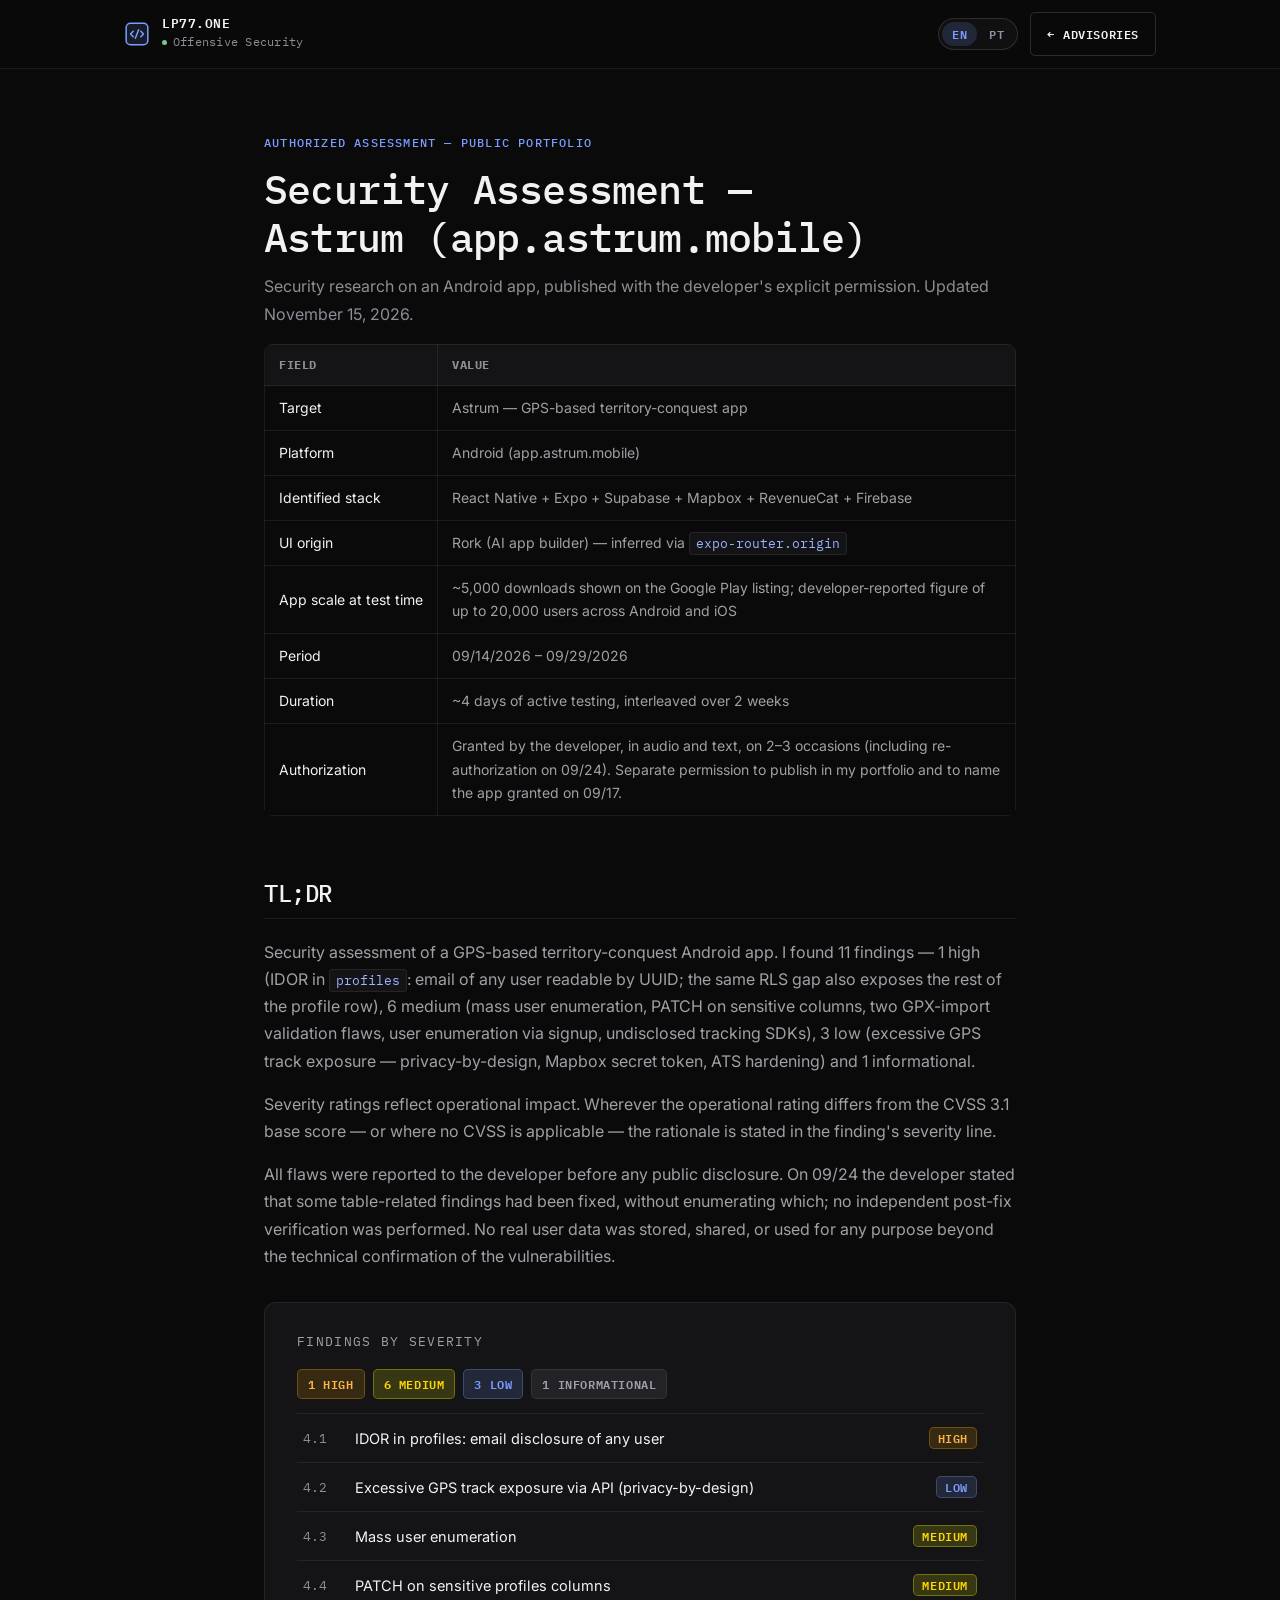
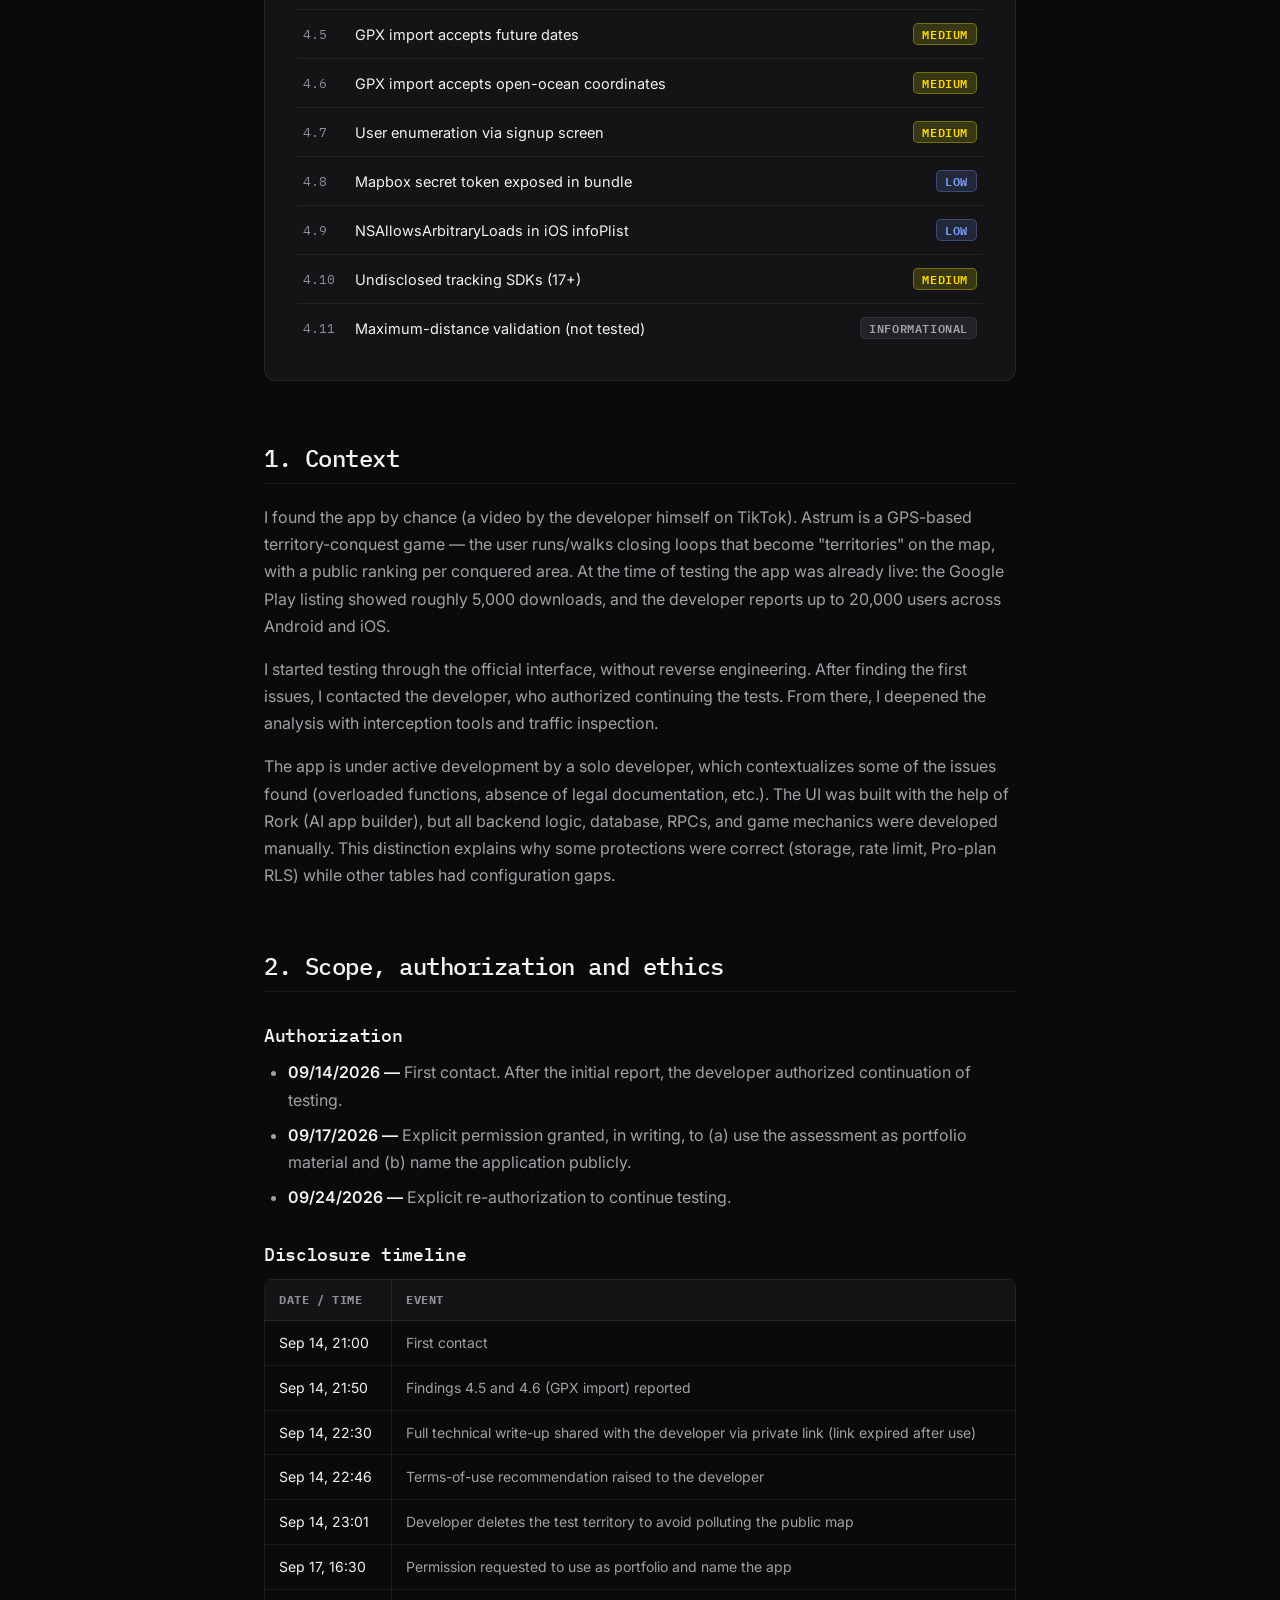
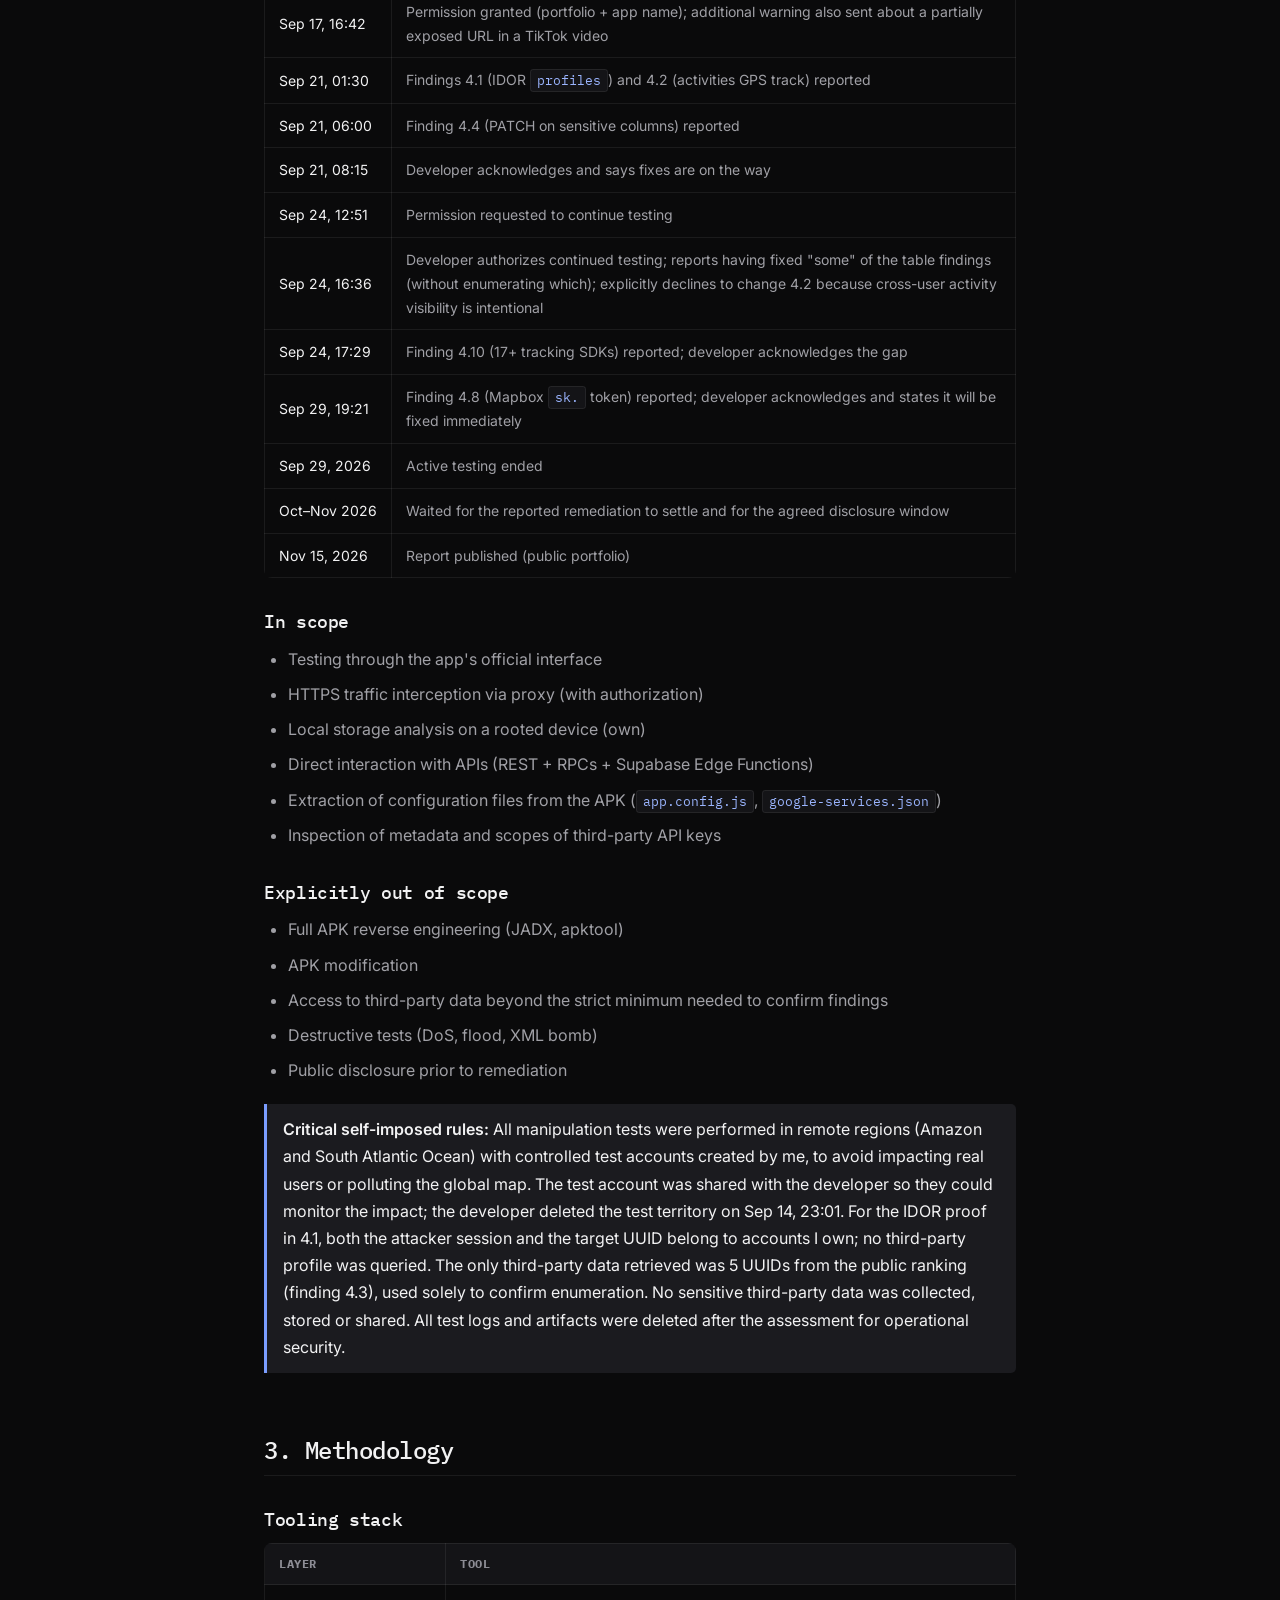
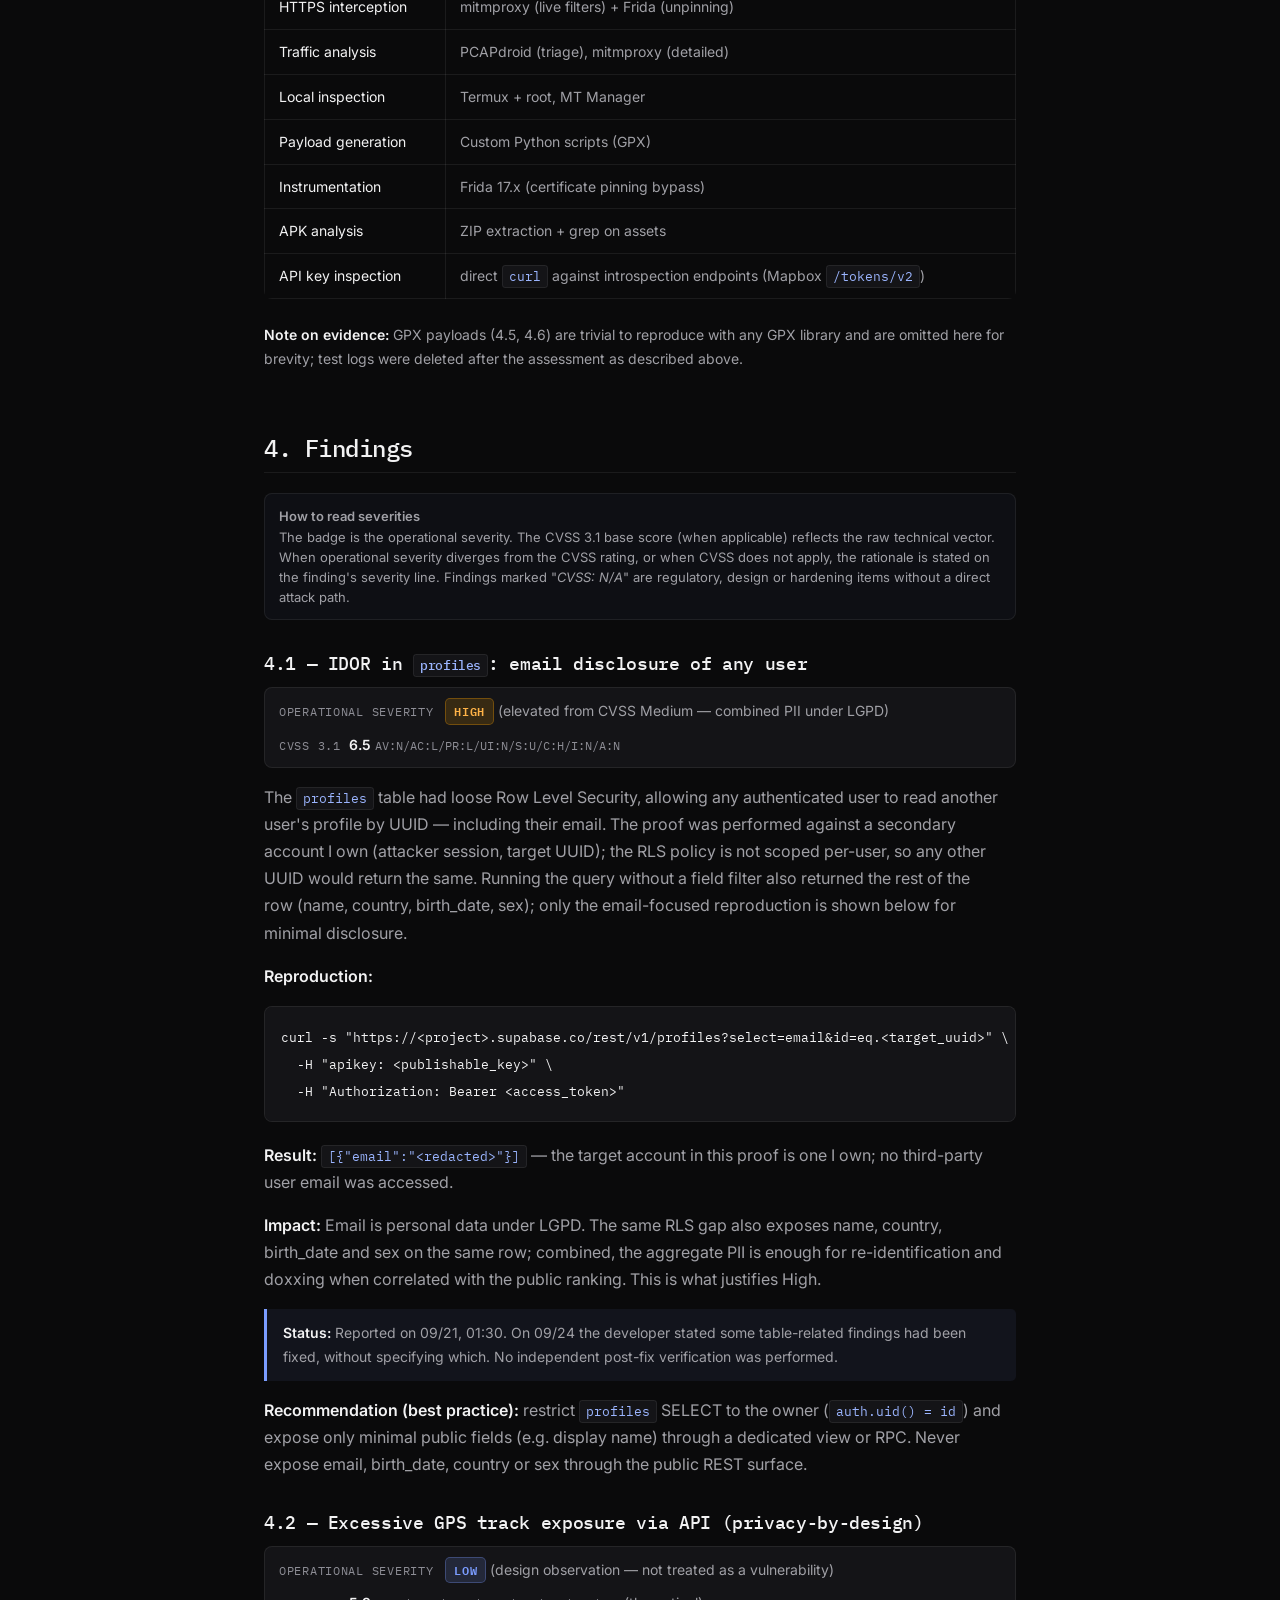
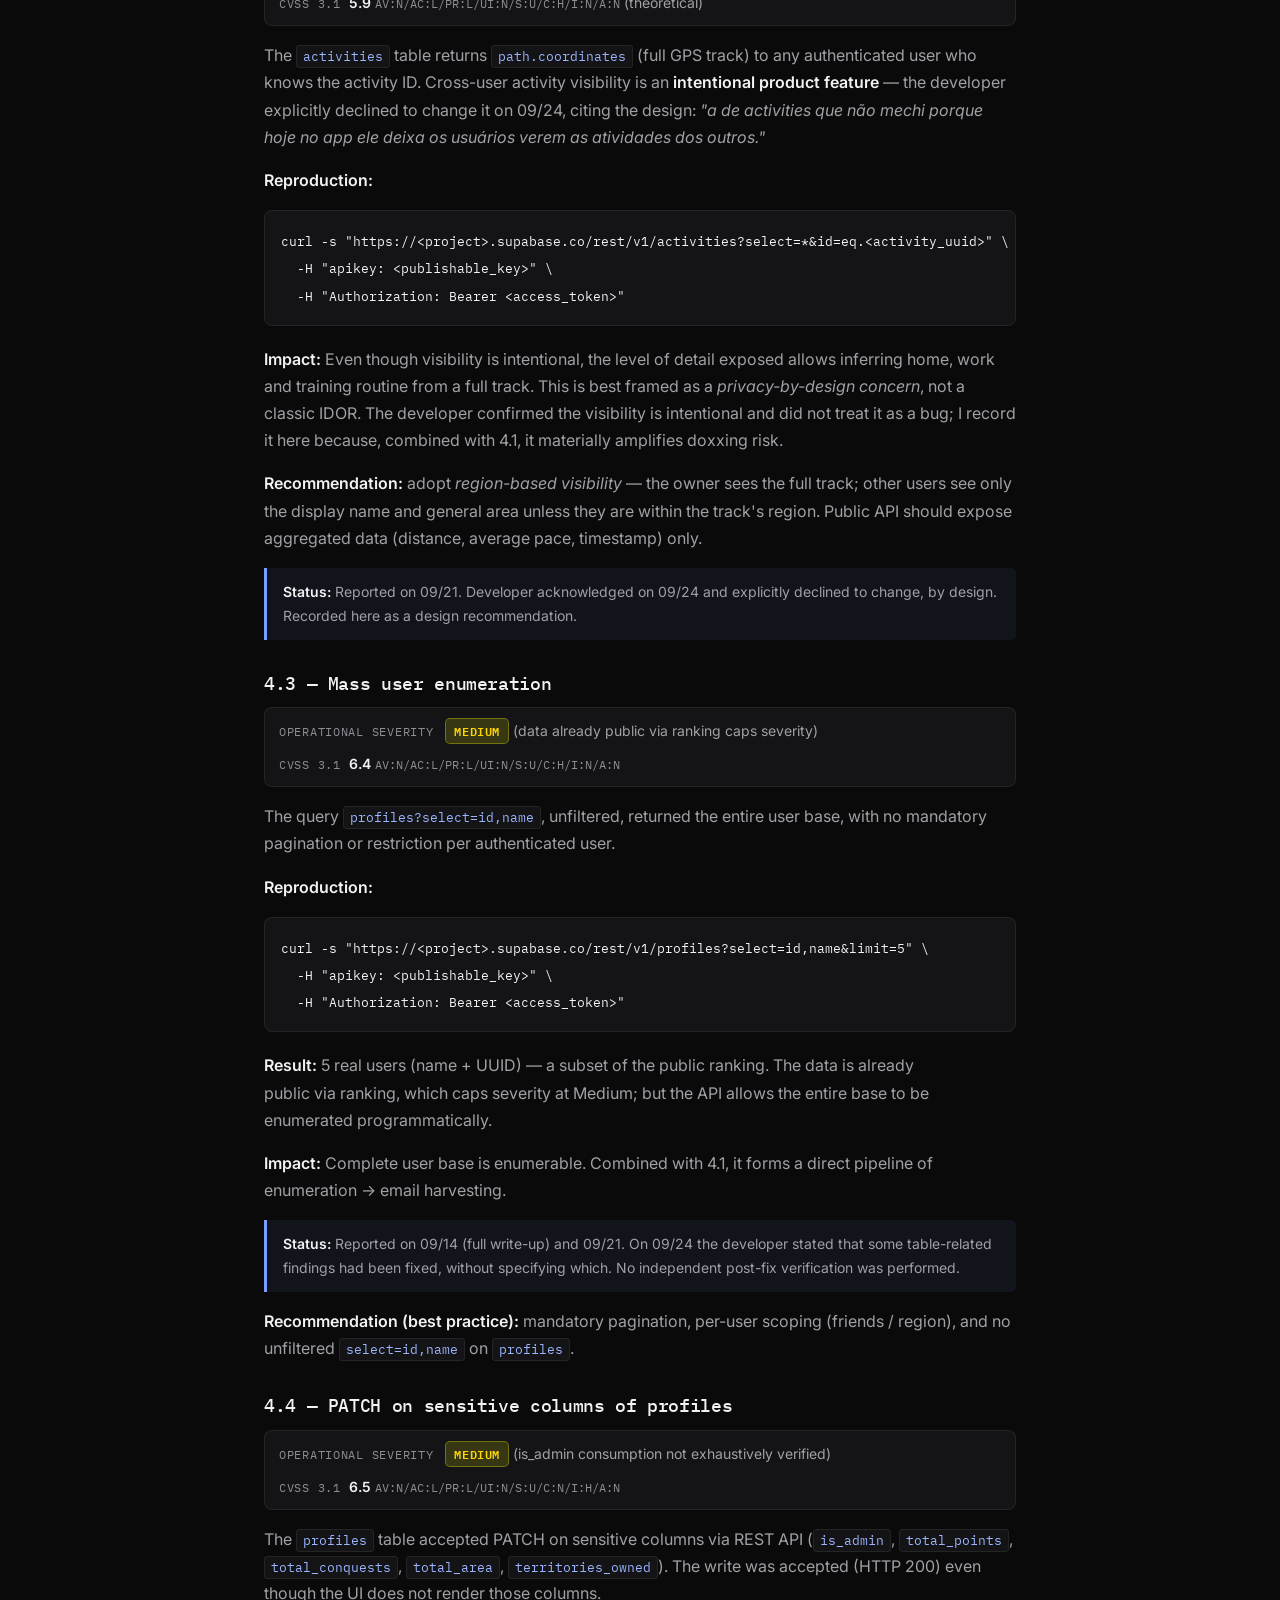
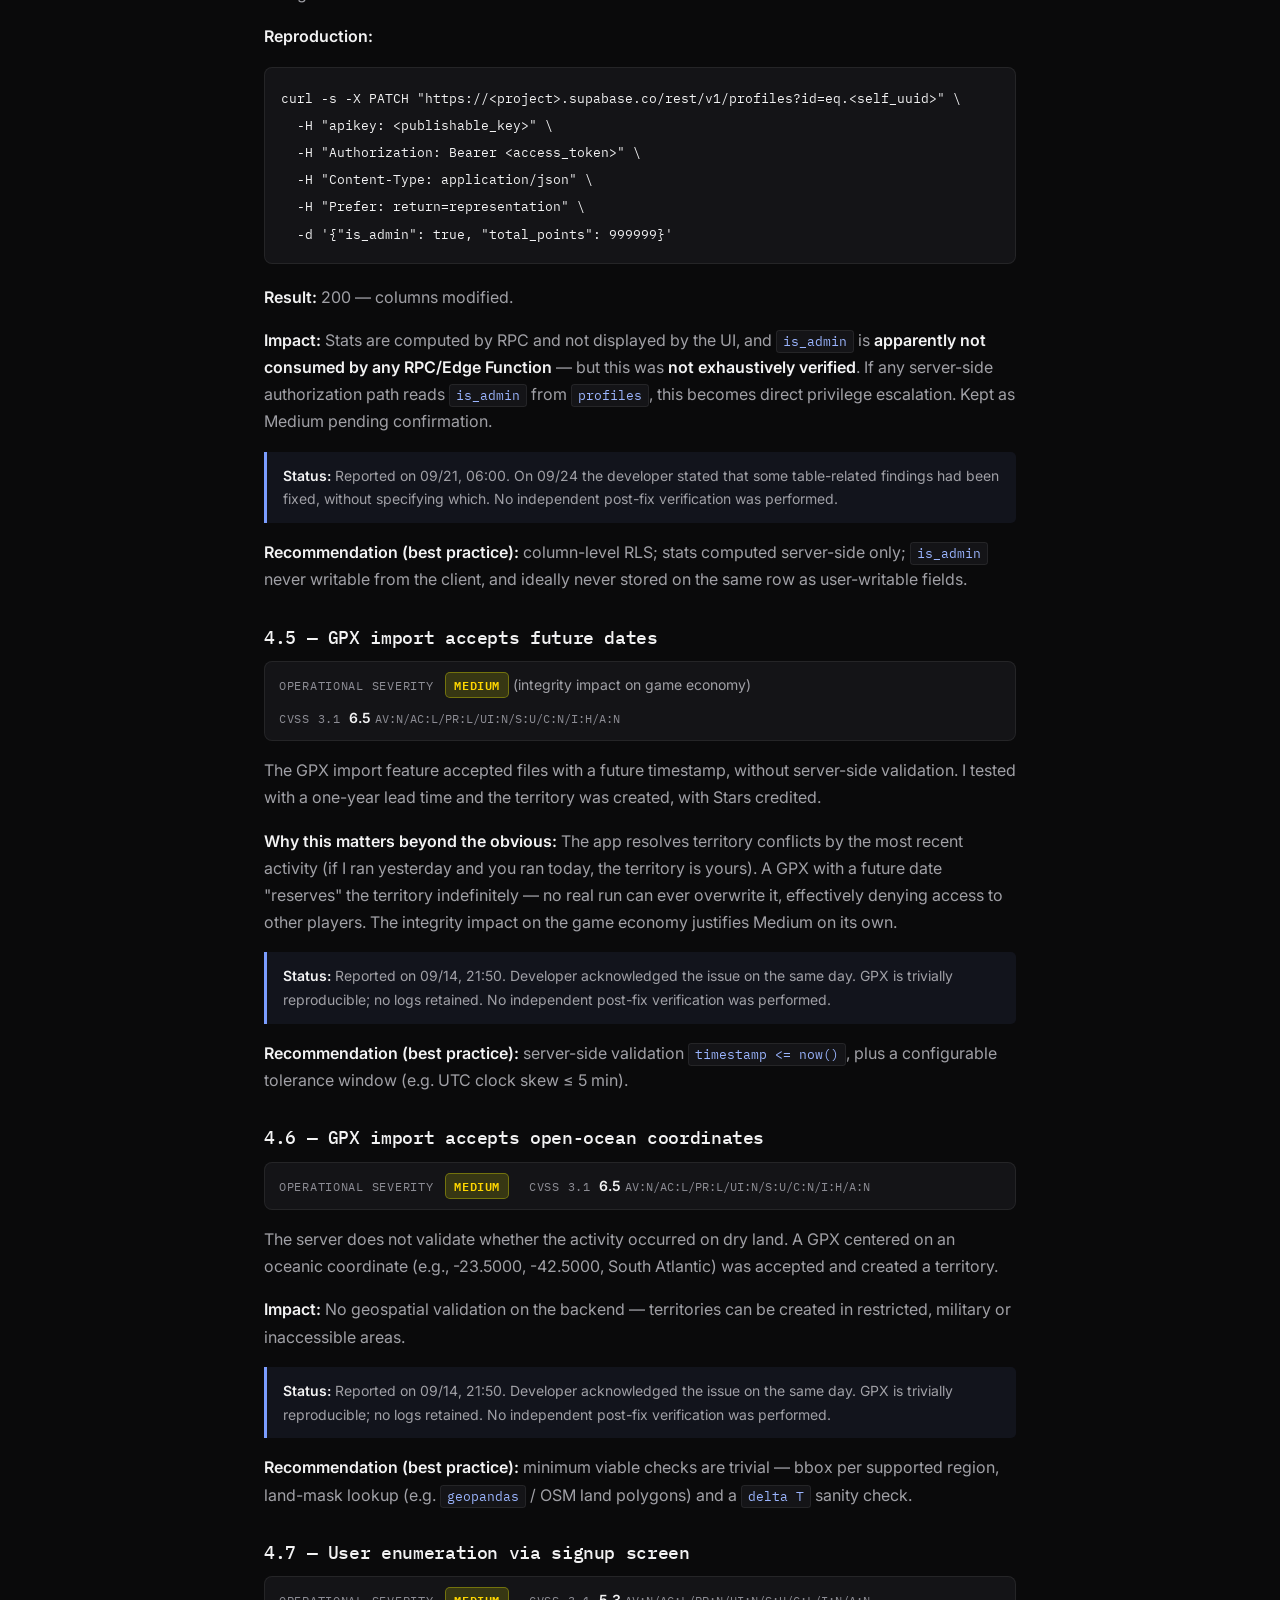
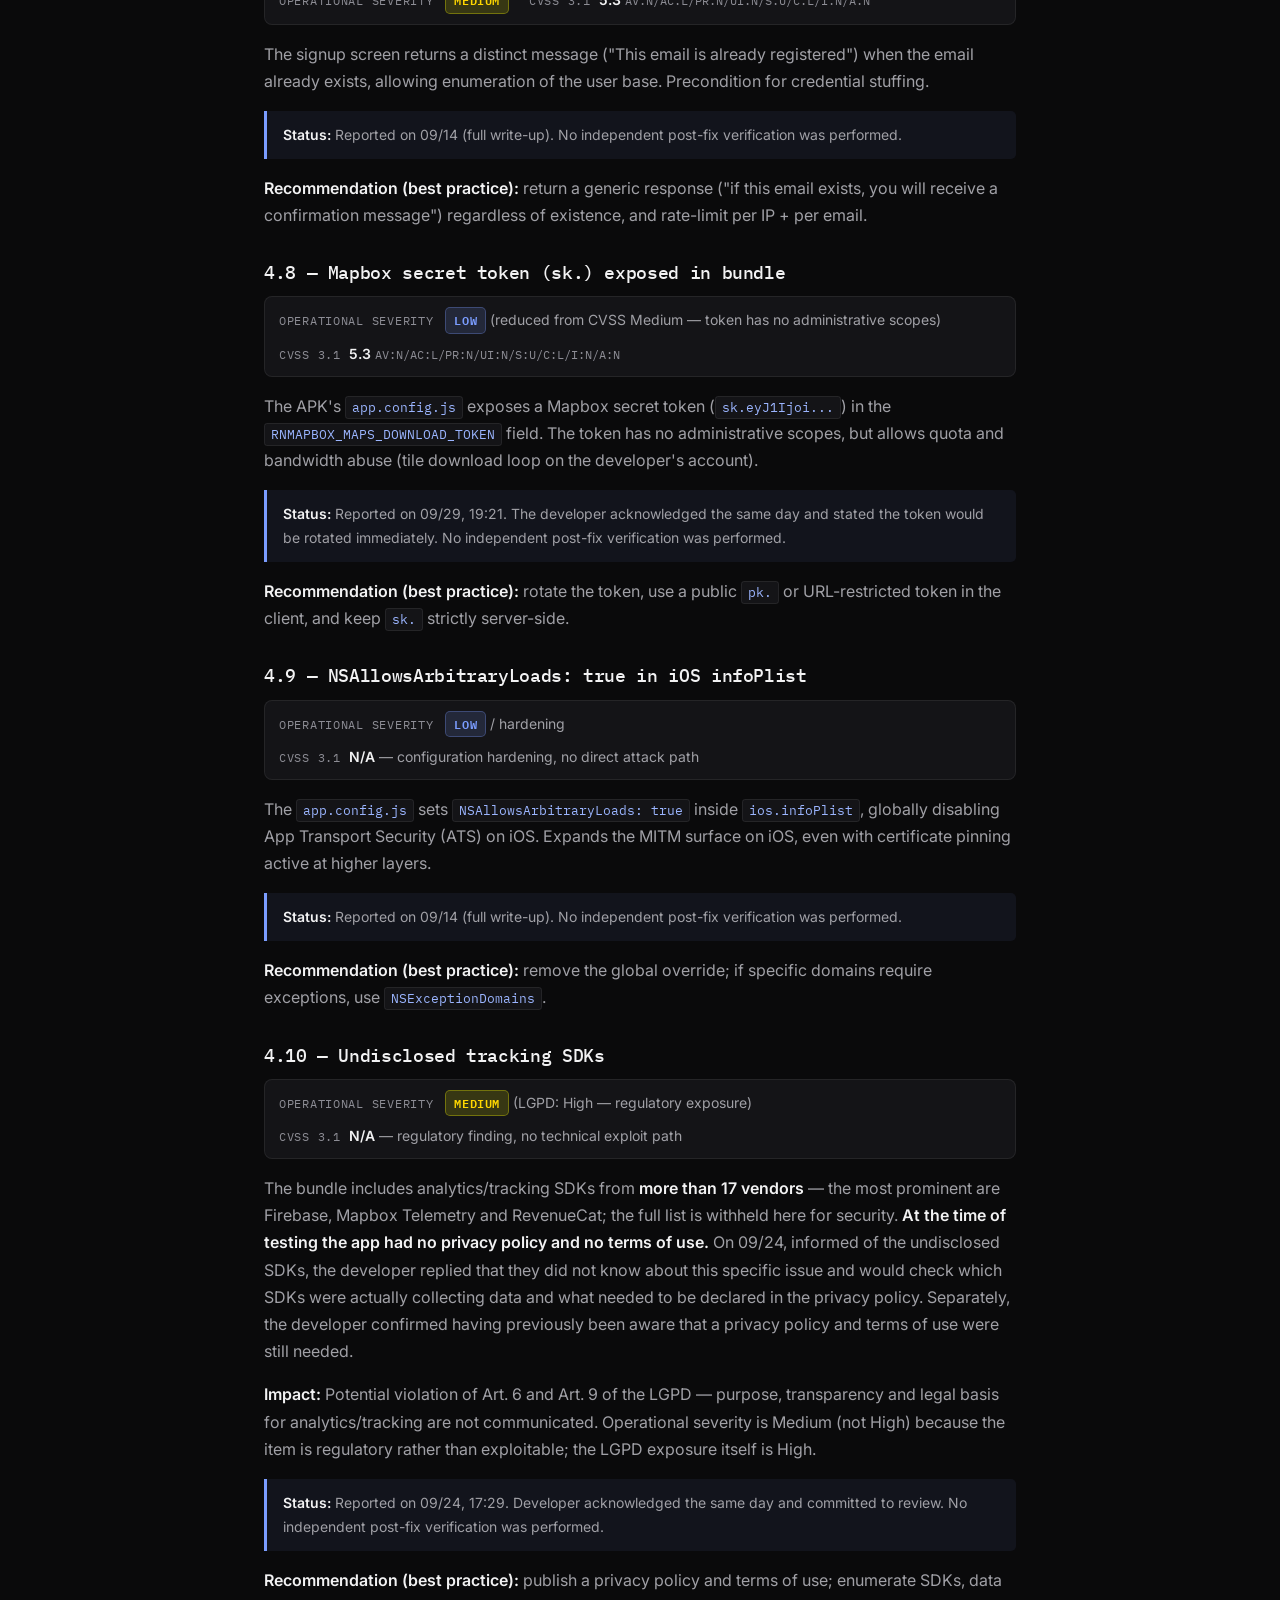
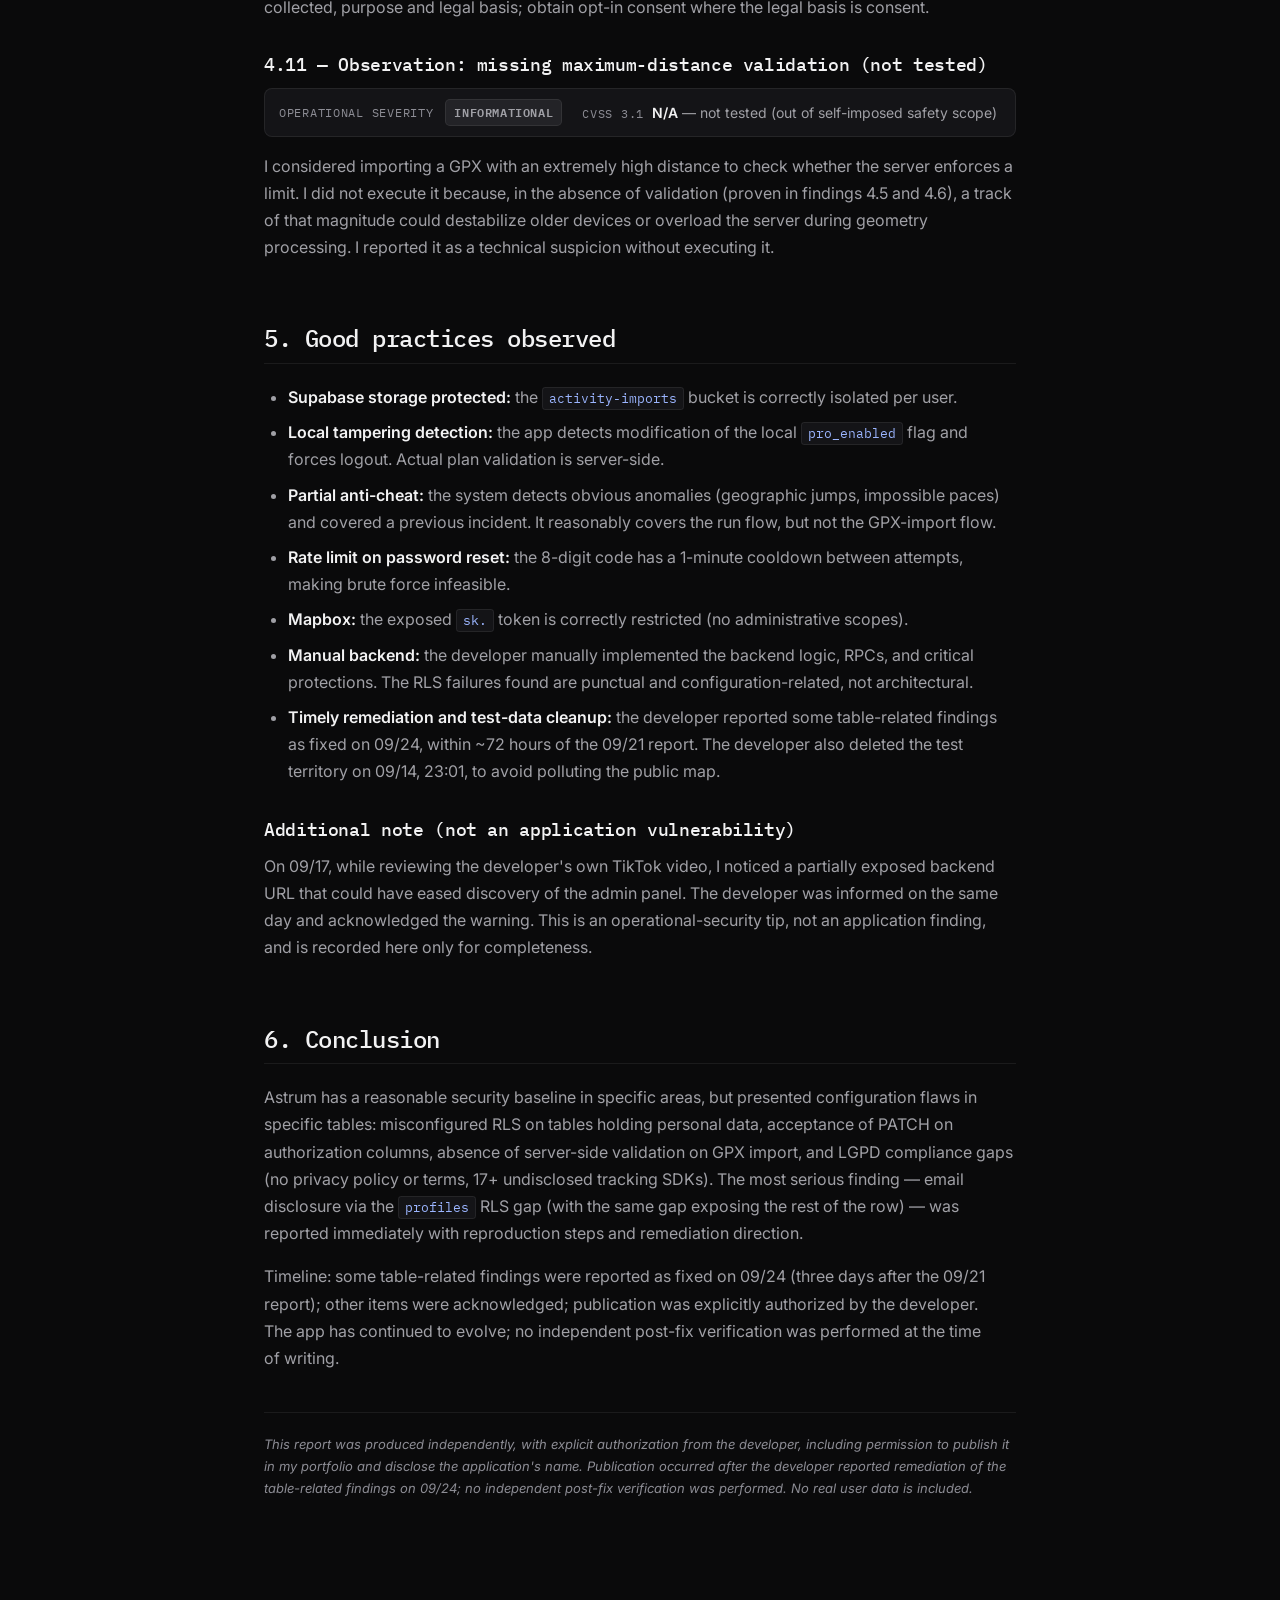
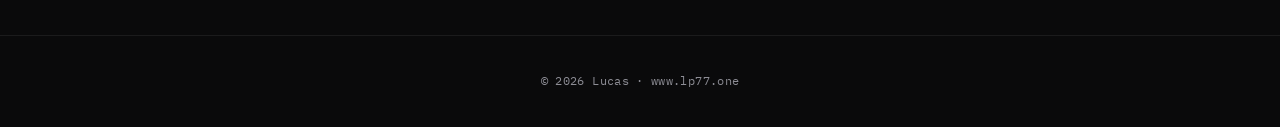
<file: astrum.html>
<!doctype html>
<html lang="en">
<head>
  <meta charset="UTF-8">
  <meta name="viewport" content="width=device-width, initial-scale=1.0">
  <meta name="theme-color" content="#0a0a0b">
  <meta name="author" content="Lucas (lp77.br)">
  <meta name="description" content="Security Assessment of Astrum (app.astrum.mobile). Authorized mobile penetration test with coordinated disclosure, published with the developer's permission.">
  <title>Astrum Security Assessment — Lucas (lp77.br)</title>
  <link rel="canonical" href="https://www.lp77.one/astrum.html">

  <link rel="preconnect" href="https://fonts.googleapis.com">
  <link rel="preconnect" href="https://fonts.gstatic.com" crossorigin>
  <link href="https://fonts.googleapis.com/css2?family=IBM+Plex+Mono:wght@400;500;600&family=Inter:wght@400;500;600;700&display=swap" rel="stylesheet">
  <link rel="stylesheet" href="style.css">

  <style>
    .header-nav {
      display: flex;
      align-items: center;
      gap: 12px;
    }

    .lang-switch {
      display: inline-flex;
      align-items: center;
      gap: 2px;
      padding: 3px;
      border: 1px solid rgba(255, 255, 255, 0.12);
      border-radius: 999px;
      background: rgba(255, 255, 255, 0.03);
      flex: 0 0 auto;
    }

    .lang-switch button {
      -webkit-appearance: none;
      appearance: none;
      font-family: 'IBM Plex Mono', ui-monospace, monospace;
      font-size: 12px;
      font-weight: 600;
      line-height: 1;
      letter-spacing: 0.04em;
      padding: 6px 10px;
      min-width: 34px;
      border: 0;
      border-radius: 999px;
      background: transparent;
      color: #8b93a7;
      cursor: pointer;
      transition: background .18s ease, color .18s ease;
    }

    .lang-switch button:hover { color: #cfd6e6; }

    .lang-switch button:focus-visible {
      outline: 2px solid #7b9dff;
      outline-offset: 2px;
    }

    .lang-switch button[aria-pressed="true"] {
      background: rgba(123, 157, 255, 0.16);
      color: #7b9dff;
    }

    @media (max-width: 640px) {
      .header-nav { gap: 8px; }
      .lang-switch button { padding: 6px 8px; min-width: 30px; font-size: 11px; }
    }

    @media (max-width: 420px) {
      .header-nav .btn-ghost { padding: 8px; gap: 0; }
      .header-nav .btn-ghost .btn-text { display: none; }
      .header-nav .btn-ghost .btn-icon { font-size: 16px; line-height: 1; }
    }

    .severity-legend {
      margin: 8px 0 20px;
      padding: 12px 14px;
      border: 1px solid var(--border);
      border-radius: 8px;
      background: rgba(123, 157, 255, 0.04);
      font-size: 13px;
      line-height: 1.55;
      color: var(--text-2);
    }
    .severity-legend strong { color: var(--text-1); }
    .severity-legend code {
      font-family: 'IBM Plex Mono', ui-monospace, monospace;
      font-size: 12px;
    }
  </style>
</head>
<body id="top">

  <a href="#main" class="skip-link" data-en="Skip to content" data-pt="Pular para o conteúdo">Skip to content</a>

  <header class="site-header">
    <div class="header-inner">
      <a href="/" class="site-logo" aria-label="lp77.one — home">
        <span class="logo-mark" aria-hidden="true">
          <svg viewBox="0 0 24 24" width="26" height="26" fill="none" xmlns="http://www.w3.org/2000/svg">
            <rect x="2" y="2" width="20" height="20" rx="4" fill="rgba(123,157,255,0.12)" stroke="#7b9dff" stroke-width="1.4"/>
            <path d="M8.5 9.5 6 12l2.5 2.5M15.5 9.5 18 12l-2.5 2.5M13.5 8l-3 8" stroke="#7b9dff" stroke-width="1.4" stroke-linecap="round" stroke-linejoin="round"/>
          </svg>
        </span>
        <div class="brand-text">
          <span>lp77.one</span>
          <span class="online-status">
            <span class="dot" aria-hidden="true"></span>
            <span data-en="Offensive Security" data-pt="Segurança Ofensiva">Offensive Security</span>
          </span>
        </div>
      </a>
      <nav class="header-nav" aria-label="Main navigation">
        <div class="lang-switch" role="group" aria-label="Language / Idioma">
          <button type="button" data-lang="en" lang="en" aria-pressed="true">EN</button>
          <button type="button" data-lang="pt" lang="pt-BR" aria-pressed="false">PT</button>
        </div>
        <a href="advisories.html" id="header-back-btn" class="btn-ghost" data-en-aria="Advisories" data-pt-aria="Advisórios" aria-label="Advisories">
          <span aria-hidden="true" class="btn-icon">&larr;</span>
          <span class="btn-text" id="back-btn-text" data-en="Advisories" data-pt="Advisórios">Advisories</span>
        </a>
      </nav>
    </div>
  </header>

  <main class="report-container" id="main">

    <p class="card-subtitle" style="margin-bottom: 12px;" data-en="Authorized assessment — public portfolio" data-pt="Avaliação autorizada — portfólio público">Authorized assessment — public portfolio</p>
    <h1>Security Assessment — Astrum (app.astrum.mobile)</h1>
    <p class="report-meta-line" data-en="Security research on an Android app, published with the developer's explicit permission. Updated November 15, 2026." data-pt="Pesquisa de segurança em aplicativo Android, publicada com autorização explícita do desenvolvedor. Atualização 15/11/2026.">Security research on an Android app, published with the developer's explicit permission. Updated November 15, 2026.</p>

    <div class="table-wrap"><table>
      <tr><th data-en="Field" data-pt="Campo">Field</th><th data-en="Value" data-pt="Valor">Value</th></tr>
      <tr><td data-en="Target" data-pt="Alvo">Target</td><td data-en="Astrum — GPS-based territory-conquest app" data-pt="Astrum — app de conquista de território baseado em GPS">Astrum — GPS-based territory-conquest app</td></tr>
      <tr><td data-en="Platform" data-pt="Plataforma">Platform</td><td data-en="Android (app.astrum.mobile)" data-pt="Android (app.astrum.mobile)">Android (app.astrum.mobile)</td></tr>
      <tr><td data-en="Identified stack" data-pt="Stack identificada">Identified stack</td><td data-en="React Native + Expo + Supabase + Mapbox + RevenueCat + Firebase" data-pt="React Native + Expo + Supabase + Mapbox + RevenueCat + Firebase">React Native + Expo + Supabase + Mapbox + RevenueCat + Firebase</td></tr>
      <tr><td data-en="UI origin" data-pt="Origem da interface">UI origin</td><td data-en="Rork (AI app builder) — inferred via &lt;code&gt;expo-router.origin&lt;/code&gt;" data-pt="Rork (AI app builder) — inferido via &lt;code&gt;expo-router.origin&lt;/code&gt;">Rork (AI app builder) — inferred via <code>expo-router.origin</code></td></tr>
      <tr><td data-en="App scale at test time" data-pt="Escala do app no momento do teste">App scale at test time</td><td data-en="~5,000 downloads shown on the Google Play listing; developer-reported figure of up to 20,000 users across Android and iOS" data-pt="~5.000 downloads exibidos na listagem do Google Play; número reportado pelo desenvolvedor de até 20.000 usuários somando Android e iOS">~5,000 downloads shown on the Google Play listing; developer-reported figure of up to 20,000 users across Android and iOS</td></tr>
      <tr><td data-en="Period" data-pt="Período">Period</td><td data-en="09/14/2026 – 09/29/2026" data-pt="14/09/2026 – 29/09/2026">09/14/2026 – 09/29/2026</td></tr>
      <tr><td data-en="Duration" data-pt="Duração">Duration</td><td data-en="~4 days of active testing, interleaved over 2 weeks" data-pt="~4 dias de teste ativo, intercalados ao longo de 2 semanas">~4 days of active testing, interleaved over 2 weeks</td></tr>
      <tr><td data-en="Authorization" data-pt="Autorização">Authorization</td><td data-en="Granted by the developer, in audio and text, on 2–3 occasions (including re-authorization on 09/24). Separate permission to publish in my portfolio and to name the app granted on 09/17." data-pt="Concedida pelo desenvolvedor, em áudio e texto, em 2–3 ocasiões (incluindo reautorização em 24/09). Permissão separada para publicar no meu portfólio e citar o nome do app concedida em 17/09.">Granted by the developer, in audio and text, on 2–3 occasions (including re-authorization on 09/24). Separate permission to publish in my portfolio and to name the app granted on 09/17.</td></tr>
    </table></div>

    <h2>TL;DR</h2>
    <p data-en="Security assessment of a GPS-based territory-conquest Android app. I found 11 findings — 1 high (IDOR in &lt;code&gt;profiles&lt;/code&gt;: email of any user readable by UUID; the same RLS gap also exposes the rest of the profile row), 6 medium (mass user enumeration, PATCH on sensitive columns, two GPX-import validation flaws, user enumeration via signup, undisclosed tracking SDKs), 3 low (excessive GPS track exposure — privacy-by-design, Mapbox secret token, ATS hardening) and 1 informational." data-pt="Análise de segurança de um aplicativo Android de conquista de território baseado em GPS. Encontrei 11 achados — 1 alto (IDOR em &lt;code&gt;profiles&lt;/code&gt;: email de qualquer usuário legível por UUID; a mesma falha de RLS também expõe o restante da linha do perfil), 6 médios (enumeração em massa de usuários, PATCH em colunas sensíveis, duas falhas de validação na importação de GPX, enumeração via cadastro, ausência de divulgação de SDKs de rastreamento), 3 baixos (exposição excessiva de trajeto GPS — privacy-by-design, secret token do Mapbox, hardening de ATS) e 1 informativo.">
      Security assessment of a GPS-based territory-conquest Android app. I found 11 findings — 1 high (IDOR in <code>profiles</code>: email of any user readable by UUID; the same RLS gap also exposes the rest of the profile row), 6 medium (mass user enumeration, PATCH on sensitive columns, two GPX-import validation flaws, user enumeration via signup, undisclosed tracking SDKs), 3 low (excessive GPS track exposure — privacy-by-design, Mapbox secret token, ATS hardening) and 1 informational.
    </p>
    <p data-en="Severity ratings reflect operational impact. Wherever the operational rating differs from the CVSS 3.1 base score — or where no CVSS is applicable — the rationale is stated in the finding's severity line." data-pt="As severidades refletem impacto operacional. Sempre que a classificação operacional divergir do score base CVSS 3.1 — ou quando não houver CVSS aplicável — o racional está declarado na linha de severidade do achado.">
      Severity ratings reflect operational impact. Wherever the operational rating differs from the CVSS 3.1 base score — or where no CVSS is applicable — the rationale is stated in the finding's severity line.
    </p>
    <p data-en="All flaws were reported to the developer before any public disclosure. On 09/24 the developer stated that some table-related findings had been fixed, without enumerating which; no independent post-fix verification was performed. No real user data was stored, shared, or used for any purpose beyond the technical confirmation of the vulnerabilities." data-pt="Todas as falhas foram reportadas ao desenvolvedor antes de qualquer divulgação pública. Em 24/09 o desenvolvedor informou ter corrigido algumas falhas relacionadas a tabelas, sem enumerar quais; nenhuma verificação independente pós-correção foi realizada. Nenhum dado de usuário real foi armazenado, compartilhado ou utilizado para qualquer fim além da confirmação técnica das vulnerabilidades.">
      All flaws were reported to the developer before any public disclosure. On 09/24 the developer stated that some table-related findings had been fixed, without enumerating which; no independent post-fix verification was performed. No real user data was stored, shared, or used for any purpose beyond the technical confirmation of the vulnerabilities.
    </p>

    <nav class="toc" aria-labelledby="toc-title">
      <p class="toc-title" id="toc-title" data-en="Findings by severity" data-pt="Achados por severidade">Findings by severity</p>
      <div class="sev-summary">
        <span class="badge badge-high" data-en="1 high" data-pt="1 alto">1 high</span>
        <span class="badge badge-medium" data-en="6 medium" data-pt="6 médios">6 medium</span>
        <span class="badge badge-low" data-en="3 low" data-pt="3 baixos">3 low</span>
        <span class="badge" style="background: var(--surface-3); color: var(--text-2); border: 1px solid var(--border);" data-en="1 informational" data-pt="1 informativo">1 informational</span>
      </div>
      <ol class="toc-list">
<li><a href="#f1"><span class="toc-n">4.1</span><span data-en="IDOR in profiles: email disclosure of any user" data-pt="IDOR em profiles: leitura de email de qualquer usuário">IDOR in profiles: email disclosure of any user</span><span class="badge badge-high" data-en="High" data-pt="Alta">High</span></a></li>
<li><a href="#f2"><span class="toc-n">4.2</span><span data-en="Excessive GPS track exposure via API (privacy-by-design)" data-pt="Exposição excessiva de trajeto GPS via API (privacy-by-design)">Excessive GPS track exposure via API (privacy-by-design)</span><span class="badge badge-low" data-en="Low" data-pt="Baixa">Low</span></a></li>
<li><a href="#f3"><span class="toc-n">4.3</span><span data-en="Mass user enumeration" data-pt="Enumeração em massa de usuários">Mass user enumeration</span><span class="badge badge-medium" data-en="Medium" data-pt="Média">Medium</span></a></li>
<li><a href="#f4"><span class="toc-n">4.4</span><span data-en="PATCH on sensitive profiles columns" data-pt="PATCH em colunas sensíveis de profiles">PATCH on sensitive profiles columns</span><span class="badge badge-medium" data-en="Medium" data-pt="Média">Medium</span></a></li>
<li><a href="#f5"><span class="toc-n">4.5</span><span data-en="GPX import accepts future dates" data-pt="Importação de GPX aceita datas futuras">GPX import accepts future dates</span><span class="badge badge-medium" data-en="Medium" data-pt="Média">Medium</span></a></li>
<li><a href="#f6"><span class="toc-n">4.6</span><span data-en="GPX import accepts open-ocean coordinates" data-pt="Importação de GPX aceita coordenadas em oceano">GPX import accepts open-ocean coordinates</span><span class="badge badge-medium" data-en="Medium" data-pt="Média">Medium</span></a></li>
<li><a href="#f7"><span class="toc-n">4.7</span><span data-en="User enumeration via signup screen" data-pt="Enumeração de usuários via cadastro">User enumeration via signup screen</span><span class="badge badge-medium" data-en="Medium" data-pt="Média">Medium</span></a></li>
<li><a href="#f8"><span class="toc-n">4.8</span><span data-en="Mapbox secret token exposed in bundle" data-pt="Secret token do Mapbox exposto no bundle">Mapbox secret token exposed in bundle</span><span class="badge badge-low" data-en="Low" data-pt="Baixa">Low</span></a></li>
<li><a href="#f9"><span class="toc-n">4.9</span><span data-en="NSAllowsArbitraryLoads in iOS infoPlist" data-pt="NSAllowsArbitraryLoads no infoPlist do iOS">NSAllowsArbitraryLoads in iOS infoPlist</span><span class="badge badge-low" data-en="Low" data-pt="Baixa">Low</span></a></li>
<li><a href="#f10"><span class="toc-n">4.10</span><span data-en="Undisclosed tracking SDKs (17+)" data-pt="Ausência de divulgação de SDKs de rastreamento (17+)">Undisclosed tracking SDKs (17+)</span><span class="badge badge-medium" data-en="Medium" data-pt="Média">Medium</span></a></li>
<li><a href="#f11"><span class="toc-n">4.11</span><span data-en="Maximum-distance validation (not tested)" data-pt="Validação de distância máxima (não testado)">Maximum-distance validation (not tested)</span><span class="badge" style="background: var(--surface-3); color: var(--text-2); border: 1px solid var(--border);" data-en="Informational" data-pt="Informativa">Informational</span></a></li>
      </ol>
    </nav>

    <h2 data-en="1. Context" data-pt="1. Contexto">1. Context</h2>
    <p data-en="I found the app by chance (a video by the developer himself on TikTok). Astrum is a GPS-based territory-conquest game — the user runs/walks closing loops that become &quot;territories&quot; on the map, with a public ranking per conquered area. At the time of testing the app was already live: the Google Play listing showed roughly 5,000 downloads, and the developer reports up to 20,000 users across Android and iOS." data-pt="Encontrei o app por acaso (vídeo do próprio desenvolvedor no TikTok). O Astrum é um jogo de conquista de território baseado em GPS — o usuário corre/caminha fechando circuitos que viram &quot;territórios&quot; no mapa, com ranking público por área conquistada. No momento do teste o app já estava publicado: a listagem do Google Play exibia cerca de 5.000 downloads, e o desenvolvedor reporta até 20.000 usuários somando Android e iOS.">
      I found the app by chance (a video by the developer himself on TikTok). Astrum is a GPS-based territory-conquest game — the user runs/walks closing loops that become "territories" on the map, with a public ranking per conquered area. At the time of testing the app was already live: the Google Play listing showed roughly 5,000 downloads, and the developer reports up to 20,000 users across Android and iOS.
    </p>
    <p data-en="I started testing through the official interface, without reverse engineering. After finding the first issues, I contacted the developer, who authorized continuing the tests. From there, I deepened the analysis with interception tools and traffic inspection." data-pt="Comecei com testes pela interface oficial, sem engenharia reversa. Após encontrar os primeiros achados, entrei em contato com o desenvolvedor, que autorizou a continuidade dos testes. A partir daí, aprofundei a análise com ferramentas de interceptação e inspeção de tráfego.">
      I started testing through the official interface, without reverse engineering. After finding the first issues, I contacted the developer, who authorized continuing the tests. From there, I deepened the analysis with interception tools and traffic inspection.
    </p>
    <p data-en="The app is under active development by a solo developer, which contextualizes some of the issues found (overloaded functions, absence of legal documentation, etc.). The UI was built with the help of Rork (AI app builder), but all backend logic, database, RPCs, and game mechanics were developed manually. This distinction explains why some protections were correct (storage, rate limit, Pro-plan RLS) while other tables had configuration gaps." data-pt="O app está em desenvolvimento ativo por um desenvolvedor solo, o que contextualiza algumas das falhas encontradas (sobrecarga de funções, ausência de documentação legal, etc.). A interface foi construída com auxílio do Rork (AI app builder), mas toda a lógica de backend, banco de dados, RPCs e mecânicas de jogo foi desenvolvida manualmente. Essa distinção explica por que algumas proteções estavam corretas (storage, rate limit, RLS do plano Pro), enquanto outras tabelas ficaram com lacunas de configuração.">
      The app is under active development by a solo developer, which contextualizes some of the issues found (overloaded functions, absence of legal documentation, etc.). The UI was built with the help of Rork (AI app builder), but all backend logic, database, RPCs, and game mechanics were developed manually. This distinction explains why some protections were correct (storage, rate limit, Pro-plan RLS) while other tables had configuration gaps.
    </p>

    <h2 data-en="2. Scope, authorization and ethics" data-pt="2. Escopo, autorização e ética">2. Scope, authorization and ethics</h2>

    <h3 data-en="Authorization" data-pt="Autorização">Authorization</h3>
    <ul>
      <li data-en="&lt;strong&gt;09/14/2026 —&lt;/strong&gt; First contact. After the initial report, the developer authorized continuation of testing." data-pt="&lt;strong&gt;14/09/2026 —&lt;/strong&gt; Primeiro contato. Após o relato inicial, o desenvolvedor autorizou a continuidade dos testes."><strong>09/14/2026 —</strong> First contact. After the initial report, the developer authorized continuation of testing.</li>
      <li data-en="&lt;strong&gt;09/17/2026 —&lt;/strong&gt; Explicit permission granted, in writing, to (a) use the assessment as portfolio material and (b) name the application publicly." data-pt="&lt;strong&gt;17/09/2026 —&lt;/strong&gt; Permissão explícita concedida, por escrito, para (a) usar a avaliação como material de portfólio e (b) citar publicamente o nome do aplicativo."><strong>09/17/2026 —</strong> Explicit permission granted, in writing, to (a) use the assessment as portfolio material and (b) name the application publicly.</li>
      <li data-en="&lt;strong&gt;09/24/2026 —&lt;/strong&gt; Explicit re-authorization to continue testing." data-pt="&lt;strong&gt;24/09/2026 —&lt;/strong&gt; Reautorização explícita para continuar testando."><strong>09/24/2026 —</strong> Explicit re-authorization to continue testing.</li>
    </ul>

    <h3 data-en="Disclosure timeline" data-pt="Linha do tempo da divulgação">Disclosure timeline</h3>
    <div class="table-wrap"><table>
      <tr><th data-en="Date / time" data-pt="Data / hora">Date / time</th><th data-en="Event" data-pt="Evento">Event</th></tr>
      <tr><td>Sep 14, 21:00</td><td data-en="First contact" data-pt="Primeiro contato">First contact</td></tr>
      <tr><td>Sep 14, 21:50</td><td data-en="Findings 4.5 and 4.6 (GPX import) reported" data-pt="Achados 4.5 e 4.6 (importação de GPX) reportados">Findings 4.5 and 4.6 (GPX import) reported</td></tr>
      <tr><td>Sep 14, 22:30</td><td data-en="Full technical write-up shared with the developer via private link (link expired after use)" data-pt="Write-up técnico completo compartilhado com o desenvolvedor via link privado (link expirou após o uso)">Full technical write-up shared with the developer via private link (link expired after use)</td></tr>
      <tr><td>Sep 14, 22:46</td><td data-en="Terms-of-use recommendation raised to the developer" data-pt="Recomendação de termos de uso levantada ao desenvolvedor">Terms-of-use recommendation raised to the developer</td></tr>
      <tr><td>Sep 14, 23:01</td><td data-en="Developer deletes the test territory to avoid polluting the public map" data-pt="Desenvolvedor apaga o território de teste para evitar poluir o mapa público">Developer deletes the test territory to avoid polluting the public map</td></tr>
      <tr><td>Sep 17, 16:30</td><td data-en="Permission requested to use as portfolio and name the app" data-pt="Permissão solicitada para uso em portfólio e para citar o nome do app">Permission requested to use as portfolio and name the app</td></tr>
      <tr><td>Sep 17, 16:42</td><td data-en="Permission granted (portfolio + app name); additional warning also sent about a partially exposed URL in a TikTok video" data-pt="Permissão concedida (portfólio + nome do app); aviso adicional também enviado sobre uma URL parcialmente exposta em um vídeo no TikTok">Permission granted (portfolio + app name); additional warning also sent about a partially exposed URL in a TikTok video</td></tr>
      <tr><td>Sep 21, 01:30</td><td data-en="Findings 4.1 (IDOR &lt;code&gt;profiles&lt;/code&gt;) and 4.2 (activities GPS track) reported" data-pt="Achados 4.1 (IDOR em &lt;code&gt;profiles&lt;/code&gt;) e 4.2 (trajeto GPS em activities) reportados">Findings 4.1 (IDOR <code>profiles</code>) and 4.2 (activities GPS track) reported</td></tr>
      <tr><td>Sep 21, 06:00</td><td data-en="Finding 4.4 (PATCH on sensitive columns) reported" data-pt="Achado 4.4 (PATCH em colunas sensíveis) reportado">Finding 4.4 (PATCH on sensitive columns) reported</td></tr>
      <tr><td>Sep 21, 08:15</td><td data-en="Developer acknowledges and says fixes are on the way" data-pt="Desenvolvedor reconhece e informa que as correções estão em andamento">Developer acknowledges and says fixes are on the way</td></tr>
      <tr><td>Sep 24, 12:51</td><td data-en="Permission requested to continue testing" data-pt="Permissão solicitada para continuar testando">Permission requested to continue testing</td></tr>
      <tr><td>Sep 24, 16:36</td><td data-en="Developer authorizes continued testing; reports having fixed &quot;some&quot; of the table findings (without enumerating which); explicitly declines to change 4.2 because cross-user activity visibility is intentional" data-pt="Desenvolvedor autoriza a continuidade dos testes; informa ter corrigido &quot;algumas&quot; das falhas de tabela (sem enumerar quais); recusa explicitamente alterar 4.2 porque a visibilidade de atividades entre usuários é intencional">Developer authorizes continued testing; reports having fixed "some" of the table findings (without enumerating which); explicitly declines to change 4.2 because cross-user activity visibility is intentional</td></tr>
      <tr><td>Sep 24, 17:29</td><td data-en="Finding 4.10 (17+ tracking SDKs) reported; developer acknowledges the gap" data-pt="Achado 4.10 (17+ SDKs de rastreamento) reportado; desenvolvedor reconhece a lacuna">Finding 4.10 (17+ tracking SDKs) reported; developer acknowledges the gap</td></tr>
      <tr><td>Sep 29, 19:21</td><td data-en="Finding 4.8 (Mapbox &lt;code&gt;sk.&lt;/code&gt; token) reported; developer acknowledges and states it will be fixed immediately" data-pt="Achado 4.8 (token &lt;code&gt;sk.&lt;/code&gt; do Mapbox) reportado; desenvolvedor reconhece e afirma que corrigirá imediatamente">Finding 4.8 (Mapbox <code>sk.</code> token) reported; developer acknowledges and states it will be fixed immediately</td></tr>
      <tr><td>Sep 29, 2026</td><td data-en="Active testing ended" data-pt="Teste ativo encerrado">Active testing ended</td></tr>
      <tr><td>Oct–Nov 2026</td><td data-en="Waited for the reported remediation to settle and for the agreed disclosure window" data-pt="Aguardado o tempo para a correção reportada assentar e a janela de divulgação acordada">Waited for the reported remediation to settle and for the agreed disclosure window</td></tr>
      <tr><td>Nov 15, 2026</td><td data-en="Report published (public portfolio)" data-pt="Relatório publicado (portfólio público)">Report published (public portfolio)</td></tr>
    </table></div>

    <h3 data-en="In scope" data-pt="Incluído no escopo">In scope</h3>
    <ul>
      <li data-en="Testing through the app's official interface" data-pt="Testes pela interface oficial do app">Testing through the app's official interface</li>
      <li data-en="HTTPS traffic interception via proxy (with authorization)" data-pt="Interceptação de tráfego HTTPS via proxy (com autorização)">HTTPS traffic interception via proxy (with authorization)</li>
      <li data-en="Local storage analysis on a rooted device (own)" data-pt="Análise de armazenamento local em dispositivo com root (próprio)">Local storage analysis on a rooted device (own)</li>
      <li data-en="Direct interaction with APIs (REST + RPCs + Supabase Edge Functions)" data-pt="Interação direta com APIs (REST + RPCs + Edge Functions do Supabase)">Direct interaction with APIs (REST + RPCs + Supabase Edge Functions)</li>
      <li data-en="Extraction of configuration files from the APK (&lt;code&gt;app.config.js&lt;/code&gt;, &lt;code&gt;google-services.json&lt;/code&gt;)" data-pt="Extração de arquivos de configuração do APK (&lt;code&gt;app.config.js&lt;/code&gt;, &lt;code&gt;google-services.json&lt;/code&gt;)">Extraction of configuration files from the APK (<code>app.config.js</code>, <code>google-services.json</code>)</li>
      <li data-en="Inspection of metadata and scopes of third-party API keys" data-pt="Inspeção de metadados e escopos de chaves de API de terceiros">Inspection of metadata and scopes of third-party API keys</li>
    </ul>

    <h3 data-en="Explicitly out of scope" data-pt="Excluído por decisão própria">Explicitly out of scope</h3>
    <ul>
      <li data-en="Full APK reverse engineering (JADX, apktool)" data-pt="Engenharia reversa completa do APK (JADX, apktool)">Full APK reverse engineering (JADX, apktool)</li>
      <li data-en="APK modification" data-pt="Modificação do APK">APK modification</li>
      <li data-en="Access to third-party data beyond the strict minimum needed to confirm findings" data-pt="Acesso a dados de terceiros além do estritamente necessário para confirmar achados">Access to third-party data beyond the strict minimum needed to confirm findings</li>
      <li data-en="Destructive tests (DoS, flood, XML bomb)" data-pt="Testes destrutivos (DoS, flood, XML bomb)">Destructive tests (DoS, flood, XML bomb)</li>
      <li data-en="Public disclosure prior to remediation" data-pt="Divulgação pública antes de correção">Public disclosure prior to remediation</li>
    </ul>

    <blockquote>
      <strong data-en="Critical self-imposed rules:" data-pt="Regras autoimpostas críticas:">Critical self-imposed rules:</strong>
      <span data-en="All manipulation tests were performed in remote regions (Amazon and South Atlantic Ocean) with controlled test accounts created by me, to avoid impacting real users or polluting the global map. The test account was shared with the developer so they could monitor the impact; the developer deleted the test territory on Sep 14, 23:01. For the IDOR proof in 4.1, both the attacker session and the target UUID belong to accounts I own; no third-party profile was queried. The only third-party data retrieved was 5 UUIDs from the public ranking (finding 4.3), used solely to confirm enumeration. No sensitive third-party data was collected, stored or shared. All test logs and artifacts were deleted after the assessment for operational security." data-pt="Todos os testes de manipulação foram executados em regiões remotas (Amazônia e Oceano Atlântico Sul) com contas de teste controladas criadas por mim, para evitar impacto em usuários reais ou poluição do mapa global. A conta de teste foi compartilhada com o desenvolvedor para que ele pudesse monitorar o impacto; o desenvolvedor apagou o território de teste em 14/09, 23:01. Para a prova de IDOR em 4.1, tanto a sessão atacante quanto o UUID alvo pertencem a contas minhas; nenhum perfil de terceiros foi consultado. O único dado de terceiros obtido foram 5 UUIDs do ranking público (achado 4.3), usados exclusivamente para confirmar a enumeração. Nenhum dado sensível de terceiros foi coletado, armazenado ou compartilhado. Todos os logs e artefatos de teste foram apagados após a avaliação por segurança operacional.">All manipulation tests were performed in remote regions (Amazon and South Atlantic Ocean) with controlled test accounts created by me, to avoid impacting real users or polluting the global map. The test account was shared with the developer so they could monitor the impact; the developer deleted the test territory on Sep 14, 23:01. For the IDOR proof in 4.1, both the attacker session and the target UUID belong to accounts I own; no third-party profile was queried. The only third-party data retrieved was 5 UUIDs from the public ranking (finding 4.3), used solely to confirm enumeration. No sensitive third-party data was collected, stored or shared. All test logs and artifacts were deleted after the assessment for operational security.</span>
    </blockquote>

    <h2 data-en="3. Methodology" data-pt="3. Metodologia">3. Methodology</h2>
    <h3 data-en="Tooling stack" data-pt="Stack de ferramentas">Tooling stack</h3>
    <div class="table-wrap"><table>
      <tr><th data-en="Layer" data-pt="Camada">Layer</th><th data-en="Tool" data-pt="Ferramenta">Tool</th></tr>
      <tr><td data-en="HTTPS interception" data-pt="Interceptação HTTPS">HTTPS interception</td><td data-en="mitmproxy (live filters) + Frida (unpinning)" data-pt="mitmproxy (filtros ao vivo) + Frida (unpinning)">mitmproxy (live filters) + Frida (unpinning)</td></tr>
      <tr><td data-en="Traffic analysis" data-pt="Análise de tráfego">Traffic analysis</td><td data-en="PCAPdroid (triage), mitmproxy (detailed)" data-pt="PCAPdroid (triagem), mitmproxy (detalhado)">PCAPdroid (triage), mitmproxy (detailed)</td></tr>
      <tr><td data-en="Local inspection" data-pt="Inspeção local">Local inspection</td><td data-en="Termux + root, MT Manager" data-pt="Termux + root, MT Manager">Termux + root, MT Manager</td></tr>
      <tr><td data-en="Payload generation" data-pt="Geração de payloads">Payload generation</td><td data-en="Custom Python scripts (GPX)" data-pt="Scripts Python customizados (GPX)">Custom Python scripts (GPX)</td></tr>
      <tr><td data-en="Instrumentation" data-pt="Instrumentação">Instrumentation</td><td data-en="Frida 17.x (certificate pinning bypass)" data-pt="Frida 17.x (bypass de certificate pinning)">Frida 17.x (certificate pinning bypass)</td></tr>
      <tr><td data-en="APK analysis" data-pt="Análise de APK">APK analysis</td><td data-en="ZIP extraction + grep on assets" data-pt="Extração ZIP + grep em assets">ZIP extraction + grep on assets</td></tr>
      <tr><td data-en="API key inspection" data-pt="Inspeção de chaves de API">API key inspection</td><td data-en="direct &lt;code&gt;curl&lt;/code&gt; against introspection endpoints (Mapbox &lt;code&gt;/tokens/v2&lt;/code&gt;)" data-pt="&lt;code&gt;curl&lt;/code&gt; direto contra endpoints de introspecção (Mapbox &lt;code&gt;/tokens/v2&lt;/code&gt;)">direct <code>curl</code> against introspection endpoints (Mapbox <code>/tokens/v2</code>)</td></tr>
    </table></div>

    <p style="font-size: 14px; color: var(--text-2); margin-top: 16px;" data-en="&lt;strong&gt;Note on evidence:&lt;/strong&gt; GPX payloads (4.5, 4.6) are trivial to reproduce with any GPX library and are omitted here for brevity; test logs were deleted after the assessment as described above." data-pt="&lt;strong&gt;Nota sobre evidências:&lt;/strong&gt; os payloads GPX (4.5, 4.6) são triviais de reproduzir com qualquer biblioteca GPX e foram omitidos aqui por brevidade; os logs de teste foram apagados após a avaliação, conforme descrito acima."><strong>Note on evidence:</strong> GPX payloads (4.5, 4.6) are trivial to reproduce with any GPX library and are omitted here for brevity; test logs were deleted after the assessment as described above.</p>

    <h2 data-en="4. Findings" data-pt="4. Achados">4. Findings</h2>

    <div class="severity-legend">
      <strong data-en="How to read severities" data-pt="Como ler as severidades">How to read severities</strong><br>
      <span data-en="The badge is the operational severity. The CVSS 3.1 base score (when applicable) reflects the raw technical vector. When operational severity diverges from the CVSS rating, or when CVSS does not apply, the rationale is stated on the finding's severity line. Findings marked &quot;&lt;em&gt;CVSS: N/A&lt;/em&gt;&quot; are regulatory, design or hardening items without a direct attack path." data-pt="O badge é a severidade operacional. O score base CVSS 3.1 (quando aplicável) reflete o vetor técnico puro. Quando a severidade operacional divergir da classificação CVSS, ou quando o CVSS não se aplicar, o racional está declarado na linha de severidade do achado. Achados marcados como &quot;&lt;em&gt;CVSS: N/A&lt;/em&gt;&quot; são itens regulatórios, de design ou de hardening, sem caminho direto de ataque.">The badge is the operational severity. The CVSS 3.1 base score (when applicable) reflects the raw technical vector. When operational severity diverges from the CVSS rating, or when CVSS does not apply, the rationale is stated on the finding's severity line. Findings marked <em>"CVSS: N/A"</em> are regulatory, design or hardening items without a direct attack path.</span>
    </div>

    <h3 id="f1" data-en="4.1 — IDOR in &lt;code&gt;profiles&lt;/code&gt;: email disclosure of any user" data-pt="4.1 — IDOR em &lt;code&gt;profiles&lt;/code&gt;: leitura de email de qualquer usuário">4.1 — IDOR in <code>profiles</code>: email disclosure of any user</h3>
    <div class="finding-meta"><span><span class="k" data-en="Operational severity" data-pt="Severidade operacional">Operational severity</span> <span class="badge badge-high" data-en="High" data-pt="Alta">High</span> <span data-en="(elevated from CVSS Medium — combined PII under LGPD)" data-pt="(elevado de Médio pelo CVSS — PII combinado sob LGPD)">(elevated from CVSS Medium — combined PII under LGPD)</span></span><span><span class="k">CVSS 3.1</span><strong>6.5</strong> <span class="vec">AV:N/AC:L/PR:L/UI:N/S:U/C:H/I:N/A:N</span></span></div>
    <p data-en="The &lt;code&gt;profiles&lt;/code&gt; table had loose Row Level Security, allowing any authenticated user to read another user's profile by UUID — including their email. The proof was performed against a secondary account I own (attacker session, target UUID); the RLS policy is not scoped per-user, so any other UUID would return the same. Running the query without a field filter also returned the rest of the row (name, country, birth_date, sex); only the email-focused reproduction is shown below for minimal disclosure." data-pt="A tabela &lt;code&gt;profiles&lt;/code&gt; estava com Row Level Security frouxo, permitindo que qualquer usuário autenticado lesse o perfil de outro usuário por UUID — incluindo o email. A prova foi feita contra uma conta secundária minha (sessão atacante, UUID alvo); a política de RLS não é escopada por usuário, então qualquer outro UUID retornaria o mesmo. Rodar a query sem filtro de campo também retornava o resto da linha (nome, país, data de nascimento, sexo); apenas a reprodução focada em email está abaixo, por divulgação mínima.">
      The <code>profiles</code> table had loose Row Level Security, allowing any authenticated user to read another user's profile by UUID — including their email. The proof was performed against a secondary account I own (attacker session, target UUID); the RLS policy is not scoped per-user, so any other UUID would return the same. Running the query without a field filter also returned the rest of the row (name, country, birth_date, sex); only the email-focused reproduction is shown below for minimal disclosure.
    </p>
    <p><strong data-en="Reproduction:" data-pt="Reprodução:">Reproduction:</strong></p>
    <pre><code>curl -s "https://&lt;project&gt;.supabase.co/rest/v1/profiles?select=email&id=eq.&lt;target_uuid&gt;" \
  -H "apikey: &lt;publishable_key&gt;" \
  -H "Authorization: Bearer &lt;access_token&gt;"</code></pre>
    <p><strong data-en="Result:" data-pt="Resultado:">Result:</strong> <code>[{"email":"&lt;redacted&gt;"}]</code> <span data-en="— the target account in this proof is one I own; no third-party user email was accessed." data-pt="— a conta alvo nesta prova é minha; nenhum email de terceiros foi acessado.">— the target account in this proof is one I own; no third-party user email was accessed.</span></p>
    <p><span data-en="&lt;strong&gt;Impact:&lt;/strong&gt; Email is personal data under LGPD. The same RLS gap also exposes name, country, birth_date and sex on the same row; combined, the aggregate PII is enough for re-identification and doxxing when correlated with the public ranking. This is what justifies High." data-pt="&lt;strong&gt;Impacto:&lt;/strong&gt; Email é dado pessoal sob a LGPD. A mesma falha de RLS também expõe nome, país, data de nascimento e sexo na mesma linha; combinado, o PII agregado é suficiente para reidentificação e doxxing quando correlacionado ao ranking público. É o que justifica Alta."><strong>Impact:</strong> Email is personal data under LGPD. The same RLS gap also exposes name, country, birth_date and sex on the same row; combined, the aggregate PII is enough for re-identification and doxxing when correlated with the public ranking. This is what justifies High.</span></p>
    <p class="finding-status"><strong>Status:</strong> <span data-en="Reported on 09/21, 01:30. On 09/24 the developer stated some table-related findings had been fixed, without specifying which. No independent post-fix verification was performed." data-pt="Reportado em 21/09, 01:30. Em 24/09 o desenvolvedor informou que algumas falhas de tabela foram corrigidas, sem especificar quais. Nenhuma verificação independente pós-correção foi realizada.">Reported on 09/21, 01:30. On 09/24 the developer stated some table-related findings had been fixed, without specifying which. No independent post-fix verification was performed.</span></p>
    <p data-en="&lt;strong&gt;Recommendation (best practice):&lt;/strong&gt; restrict &lt;code&gt;profiles&lt;/code&gt; SELECT to the owner (&lt;code&gt;auth.uid() = id&lt;/code&gt;) and expose only minimal public fields (e.g. display name) through a dedicated view or RPC. Never expose email, birth_date, country or sex through the public REST surface." data-pt="&lt;strong&gt;Recomendação (boa prática):&lt;/strong&gt; restringir o SELECT em &lt;code&gt;profiles&lt;/code&gt; ao próprio usuário (&lt;code&gt;auth.uid() = id&lt;/code&gt;) e expor apenas campos públicos mínimos (ex.: nome de exibição) por meio de uma view ou RPC dedicada. Nunca expor email, data de nascimento, país ou sexo pela superfície REST pública."><strong>Recommendation (best practice):</strong> restrict <code>profiles</code> SELECT to the owner (<code>auth.uid() = id</code>) and expose only minimal public fields (e.g. display name) through a dedicated view or RPC. Never expose email, birth_date, country or sex through the public REST surface.</p>

    <h3 id="f2" data-en="4.2 — Excessive GPS track exposure via API (privacy-by-design)" data-pt="4.2 — Exposição excessiva de trajeto GPS via API (privacy-by-design)">4.2 — Excessive GPS track exposure via API (privacy-by-design)</h3>
    <div class="finding-meta"><span><span class="k" data-en="Operational severity" data-pt="Severidade operacional">Operational severity</span> <span class="badge badge-low" data-en="Low" data-pt="Baixa">Low</span> <span data-en="(design observation — not treated as a vulnerability)" data-pt="(observação de design — não tratado como vulnerabilidade)">(design observation — not treated as a vulnerability)</span></span><span><span class="k">CVSS 3.1</span><strong>5.9</strong> <span class="vec">AV:N/AC:L/PR:L/UI:N/S:U/C:H/I:N/A:N</span> <span data-en="(theoretical)" data-pt="(teórico)">(theoretical)</span></span></div>
    <p data-en="The &lt;code&gt;activities&lt;/code&gt; table returns &lt;code&gt;path.coordinates&lt;/code&gt; (full GPS track) to any authenticated user who knows the activity ID. Cross-user activity visibility is an &lt;strong&gt;intentional product feature&lt;/strong&gt; — the developer explicitly declined to change it on 09/24, citing the design: &lt;em&gt;&quot;a de activities que não mechi porque hoje no app ele deixa os usuários verem as atividades dos outros.&quot;&lt;/em&gt;" data-pt="A tabela &lt;code&gt;activities&lt;/code&gt; retorna o &lt;code&gt;path.coordinates&lt;/code&gt; (trajeto GPS completo) para qualquer usuário autenticado que conheça o ID da atividade. A visibilidade de atividades entre usuários é uma &lt;strong&gt;feature intencional do produto&lt;/strong&gt; — o desenvolvedor recusou explicitamente alterá-la em 24/09, citando o design: &lt;em&gt;&quot;a de activities que não mechi porque hoje no app ele deixa os usuários verem as atividades dos outros.&quot;&lt;/em&gt;">
      The <code>activities</code> table returns <code>path.coordinates</code> (full GPS track) to any authenticated user who knows the activity ID. Cross-user activity visibility is an <strong>intentional product feature</strong> — the developer explicitly declined to change it on 09/24, citing the design: <em>"a de activities que não mechi porque hoje no app ele deixa os usuários verem as atividades dos outros."</em>
    </p>
    <p><strong data-en="Reproduction:" data-pt="Reprodução:">Reproduction:</strong></p>
    <pre><code>curl -s "https://&lt;project&gt;.supabase.co/rest/v1/activities?select=*&id=eq.&lt;activity_uuid&gt;" \
  -H "apikey: &lt;publishable_key&gt;" \
  -H "Authorization: Bearer &lt;access_token&gt;"</code></pre>
    <p data-en="&lt;strong&gt;Impact:&lt;/strong&gt; Even though visibility is intentional, the level of detail exposed allows inferring home, work and training routine from a full track. This is best framed as a &lt;em&gt;privacy-by-design concern&lt;/em&gt;, not a classic IDOR. The developer confirmed the visibility is intentional and did not treat it as a bug; I record it here because, combined with 4.1, it materially amplifies doxxing risk." data-pt="&lt;strong&gt;Impacto:&lt;/strong&gt; Ainda que a visibilidade seja intencional, o nível de detalhe exposto permite inferir residência, trabalho e rotina de treino a partir do trajeto completo. O enquadramento correto é &lt;em&gt;privacy-by-design&lt;/em&gt;, não IDOR clássico. O desenvolvedor confirmou que a visibilidade é intencional e não tratou como bug; registro aqui porque, combinado com 4.1, amplifica materialmente o risco de doxxing.">
      <strong>Impact:</strong> Even though visibility is intentional, the level of detail exposed allows inferring home, work and training routine from a full track. This is best framed as a <em>privacy-by-design concern</em>, not a classic IDOR. The developer confirmed the visibility is intentional and did not treat it as a bug; I record it here because, combined with 4.1, it materially amplifies doxxing risk.
    </p>
    <p data-en="&lt;strong&gt;Recommendation:&lt;/strong&gt; adopt &lt;em&gt;region-based visibility&lt;/em&gt; — the owner sees the full track; other users see only the display name and general area unless they are within the track's region. Public API should expose aggregated data (distance, average pace, timestamp) only." data-pt="&lt;strong&gt;Recomendação:&lt;/strong&gt; adotar &lt;em&gt;visibilidade por região&lt;/em&gt; — o dono vê o trajeto completo; outros usuários veem apenas o nome de exibição e a área geral, a menos que estejam dentro da região do trajeto. A API pública deve expor somente dados agregados (distância, pace médio, horário).">
      <strong>Recommendation:</strong> adopt <em>region-based visibility</em> — the owner sees the full track; other users see only the display name and general area unless they are within the track's region. Public API should expose aggregated data (distance, average pace, timestamp) only.
    </p>
    <p class="finding-status"><strong>Status:</strong> <span data-en="Reported on 09/21. Developer acknowledged on 09/24 and explicitly declined to change, by design. Recorded here as a design recommendation." data-pt="Reportado em 21/09. Desenvolvedor reconheceu em 24/09 e recusou explicitamente alterar, por design. Registrado aqui como recomendação de design.">Reported on 09/21. Developer acknowledged on 09/24 and explicitly declined to change, by design. Recorded here as a design recommendation.</span></p>

    <h3 id="f3" data-en="4.3 — Mass user enumeration" data-pt="4.3 — Enumeração em massa de usuários">4.3 — Mass user enumeration</h3>
    <div class="finding-meta"><span><span class="k" data-en="Operational severity" data-pt="Severidade operacional">Operational severity</span> <span class="badge badge-medium" data-en="Medium" data-pt="Média">Medium</span> <span data-en="(data already public via ranking caps severity)" data-pt="(dado já público via ranking limita a severidade)">(data already public via ranking caps severity)</span></span><span><span class="k">CVSS 3.1</span><strong>6.4</strong> <span class="vec">AV:N/AC:L/PR:L/UI:N/S:U/C:H/I:N/A:N</span></span></div>
    <p data-en="The query &lt;code&gt;profiles?select=id,name&lt;/code&gt;, unfiltered, returned the entire user base, with no mandatory pagination or restriction per authenticated user." data-pt="A query &lt;code&gt;profiles?select=id,name&lt;/code&gt; sem filtro retornava toda a base de usuários, sem paginação obrigatória nem restrição por usuário autenticado.">
      The query <code>profiles?select=id,name</code>, unfiltered, returned the entire user base, with no mandatory pagination or restriction per authenticated user.
    </p>
    <p><strong data-en="Reproduction:" data-pt="Reprodução:">Reproduction:</strong></p>
    <pre><code>curl -s "https://&lt;project&gt;.supabase.co/rest/v1/profiles?select=id,name&limit=5" \
  -H "apikey: &lt;publishable_key&gt;" \
  -H "Authorization: Bearer &lt;access_token&gt;"</code></pre>
    <p><strong data-en="Result:" data-pt="Resultado:">Result:</strong> <span data-en="5 real users (name + UUID) — a subset of the public ranking. The data is already public via ranking, which caps severity at Medium; but the API allows the entire base to be enumerated programmatically." data-pt="5 usuários reais (nome + UUID) — um subconjunto do ranking público. O dado já é público via ranking, o que limita a severidade a Média; mas a API permite enumerar toda a base programaticamente.">5 real users (name + UUID) — a subset of the public ranking. The data is already public via ranking, which caps severity at Medium; but the API allows the entire base to be enumerated programmatically.</span></p>
    <p data-en="&lt;strong&gt;Impact:&lt;/strong&gt; Complete user base is enumerable. Combined with 4.1, it forms a direct pipeline of enumeration → email harvesting." data-pt="&lt;strong&gt;Impacto:&lt;/strong&gt; Base completa de usuários enumerável. Combinado com 4.1, forma um pipeline direto de enumeração → coleta de emails.">
      <strong>Impact:</strong> Complete user base is enumerable. Combined with 4.1, it forms a direct pipeline of enumeration → email harvesting.
    </p>
    <p class="finding-status"><strong>Status:</strong> <span data-en="Reported on 09/14 (full write-up) and 09/21. On 09/24 the developer stated that some table-related findings had been fixed, without specifying which. No independent post-fix verification was performed." data-pt="Reportado em 14/09 (write-up completo) e 21/09. Em 24/09 o desenvolvedor informou que algumas falhas de tabela foram corrigidas, sem especificar quais. Nenhuma verificação independente pós-correção foi realizada.">Reported on 09/14 (full write-up) and 09/21. On 09/24 the developer stated that some table-related findings had been fixed, without specifying which. No independent post-fix verification was performed.</span></p>
    <p data-en="&lt;strong&gt;Recommendation (best practice):&lt;/strong&gt; mandatory pagination, per-user scoping (friends / region), and no unfiltered &lt;code&gt;select=id,name&lt;/code&gt; on &lt;code&gt;profiles&lt;/code&gt;." data-pt="&lt;strong&gt;Recomendação (boa prática):&lt;/strong&gt; paginação obrigatória, escopo por usuário (amigos / região) e proibir &lt;code&gt;select=id,name&lt;/code&gt; sem filtro em &lt;code&gt;profiles&lt;/code&gt;."><strong>Recommendation (best practice):</strong> mandatory pagination, per-user scoping (friends / region), and no unfiltered <code>select=id,name</code> on <code>profiles</code>.</p>

    <h3 id="f4" data-en="4.4 — PATCH on sensitive columns of profiles" data-pt="4.4 — PATCH em colunas sensíveis de profiles">4.4 — PATCH on sensitive columns of profiles</h3>
    <div class="finding-meta"><span><span class="k" data-en="Operational severity" data-pt="Severidade operacional">Operational severity</span> <span class="badge badge-medium" data-en="Medium" data-pt="Média">Medium</span> <span data-en="(is_admin consumption not exhaustively verified)" data-pt="(consumo de is_admin não verificado exaustivamente)">(is_admin consumption not exhaustively verified)</span></span><span><span class="k">CVSS 3.1</span><strong>6.5</strong> <span class="vec">AV:N/AC:L/PR:L/UI:N/S:U/C:N/I:H/A:N</span></span></div>
    <p data-en="The &lt;code&gt;profiles&lt;/code&gt; table accepted PATCH on sensitive columns via REST API (&lt;code&gt;is_admin&lt;/code&gt;, &lt;code&gt;total_points&lt;/code&gt;, &lt;code&gt;total_conquests&lt;/code&gt;, &lt;code&gt;total_area&lt;/code&gt;, &lt;code&gt;territories_owned&lt;/code&gt;). The write was accepted (HTTP 200) even though the UI does not render those columns." data-pt="A tabela &lt;code&gt;profiles&lt;/code&gt; aceitava PATCH em colunas sensíveis via API REST (&lt;code&gt;is_admin&lt;/code&gt;, &lt;code&gt;total_points&lt;/code&gt;, &lt;code&gt;total_conquests&lt;/code&gt;, &lt;code&gt;total_area&lt;/code&gt;, &lt;code&gt;territories_owned&lt;/code&gt;). A escrita foi aceita (HTTP 200) mesmo sem a UI renderizar essas colunas.">
      The <code>profiles</code> table accepted PATCH on sensitive columns via REST API (<code>is_admin</code>, <code>total_points</code>, <code>total_conquests</code>, <code>total_area</code>, <code>territories_owned</code>). The write was accepted (HTTP 200) even though the UI does not render those columns.
    </p>
    <p><strong data-en="Reproduction:" data-pt="Reprodução:">Reproduction:</strong></p>
    <pre><code>curl -s -X PATCH "https://&lt;project&gt;.supabase.co/rest/v1/profiles?id=eq.&lt;self_uuid&gt;" \
  -H "apikey: &lt;publishable_key&gt;" \
  -H "Authorization: Bearer &lt;access_token&gt;" \
  -H "Content-Type: application/json" \
  -H "Prefer: return=representation" \
  -d '{"is_admin": true, "total_points": 999999}'</code></pre>
    <p><strong data-en="Result:" data-pt="Resultado:">Result:</strong> <span data-en="200 — columns modified." data-pt="200 — colunas alteradas.">200 — columns modified.</span></p>
    <p data-en="&lt;strong&gt;Impact:&lt;/strong&gt; Stats are computed by RPC and not displayed by the UI, and &lt;code&gt;is_admin&lt;/code&gt; is &lt;strong&gt;apparently not consumed by any RPC/Edge Function&lt;/strong&gt; — but this was &lt;strong&gt;not exhaustively verified&lt;/strong&gt;. If any server-side authorization path reads &lt;code&gt;is_admin&lt;/code&gt; from &lt;code&gt;profiles&lt;/code&gt;, this becomes direct privilege escalation. Kept as Medium pending confirmation." data-pt="&lt;strong&gt;Impacto:&lt;/strong&gt; As stats são computadas por RPC e não exibidas pela UI, e &lt;code&gt;is_admin&lt;/code&gt; &lt;strong&gt;aparentemente não é consumido por nenhuma RPC/Edge Function&lt;/strong&gt; — mas isso &lt;strong&gt;não foi verificado exaustivamente&lt;/strong&gt;. Se qualquer caminho de autorização server-side ler &lt;code&gt;is_admin&lt;/code&gt; de &lt;code&gt;profiles&lt;/code&gt;, isso se torna privilege escalation direta. Mantido como Médio até confirmação.">
      <strong>Impact:</strong> Stats are computed by RPC and not displayed by the UI, and <code>is_admin</code> is <strong>apparently not consumed by any RPC/Edge Function</strong> — but this was <strong>not exhaustively verified</strong>. If any server-side authorization path reads <code>is_admin</code> from <code>profiles</code>, this becomes direct privilege escalation. Kept as Medium pending confirmation.
    </p>
    <p class="finding-status"><strong>Status:</strong> <span data-en="Reported on 09/21, 06:00. On 09/24 the developer stated that some table-related findings had been fixed, without specifying which. No independent post-fix verification was performed." data-pt="Reportado em 21/09, 06:00. Em 24/09 o desenvolvedor informou que algumas falhas de tabela foram corrigidas, sem especificar quais. Nenhuma verificação independente pós-correção foi realizada.">Reported on 09/21, 06:00. On 09/24 the developer stated that some table-related findings had been fixed, without specifying which. No independent post-fix verification was performed.</span></p>
    <p data-en="&lt;strong&gt;Recommendation (best practice):&lt;/strong&gt; column-level RLS; stats computed server-side only; &lt;code&gt;is_admin&lt;/code&gt; never writable from the client, and ideally never stored on the same row as user-writable fields." data-pt="&lt;strong&gt;Recomendação (boa prática):&lt;/strong&gt; RLS em nível de coluna; stats computadas apenas no servidor; &lt;code&gt;is_admin&lt;/code&gt; nunca gravável pelo cliente e, idealmente, nunca armazenado na mesma linha que campos graváveis pelo usuário."><strong>Recommendation (best practice):</strong> column-level RLS; stats computed server-side only; <code>is_admin</code> never writable from the client, and ideally never stored on the same row as user-writable fields.</p>

    <h3 id="f5" data-en="4.5 — GPX import accepts future dates" data-pt="4.5 — Importação de GPX aceita datas futuras">4.5 — GPX import accepts future dates</h3>
    <div class="finding-meta"><span><span class="k" data-en="Operational severity" data-pt="Severidade operacional">Operational severity</span> <span class="badge badge-medium" data-en="Medium" data-pt="Média">Medium</span> <span data-en="(integrity impact on game economy)" data-pt="(impacto de integridade na economia do jogo)">(integrity impact on game economy)</span></span><span><span class="k">CVSS 3.1</span><strong>6.5</strong> <span class="vec">AV:N/AC:L/PR:L/UI:N/S:U/C:N/I:H/A:N</span></span></div>
    <p data-en="The GPX import feature accepted files with a future timestamp, without server-side validation. I tested with a one-year lead time and the territory was created, with Stars credited." data-pt="A funcionalidade de importação de GPX aceitava arquivos com timestamp no futuro, sem validação server-side. Testei com um ano de antecedência e o território foi criado, com Stars creditados.">
      The GPX import feature accepted files with a future timestamp, without server-side validation. I tested with a one-year lead time and the territory was created, with Stars credited.
    </p>
    <p data-en="&lt;strong&gt;Why this matters beyond the obvious:&lt;/strong&gt; The app resolves territory conflicts by the most recent activity (if I ran yesterday and you ran today, the territory is yours). A GPX with a future date &quot;reserves&quot; the territory indefinitely — no real run can ever overwrite it, effectively denying access to other players. The integrity impact on the game economy justifies Medium on its own." data-pt="&lt;strong&gt;Por que isso importa além do óbvio:&lt;/strong&gt; O app resolve conflitos de território pela atividade mais recente (se eu corri ontem e você correu hoje, o território é seu). Um GPX com data futura &quot;reserva&quot; o território indefinidamente — nenhuma corrida real consegue sobrescrevê-lo, negando efetivamente acesso a outros jogadores. O impacto de integridade na economia do jogo justifica Médio por si só.">
      <strong>Why this matters beyond the obvious:</strong> The app resolves territory conflicts by the most recent activity (if I ran yesterday and you ran today, the territory is yours). A GPX with a future date "reserves" the territory indefinitely — no real run can ever overwrite it, effectively denying access to other players. The integrity impact on the game economy justifies Medium on its own.
    </p>
    <p class="finding-status"><strong>Status:</strong> <span data-en="Reported on 09/14, 21:50. Developer acknowledged the issue on the same day. GPX is trivially reproducible; no logs retained. No independent post-fix verification was performed." data-pt="Reportado em 14/09, 21:50. Desenvolvedor reconheceu o problema no mesmo dia. GPX é trivialmente reproduzível; nenhum log retido. Nenhuma verificação independente pós-correção foi realizada.">Reported on 09/14, 21:50. Developer acknowledged the issue on the same day. GPX is trivially reproducible; no logs retained. No independent post-fix verification was performed.</span></p>
    <p data-en="&lt;strong&gt;Recommendation (best practice):&lt;/strong&gt; server-side validation &lt;code&gt;timestamp &lt;= now()&lt;/code&gt;, plus a configurable tolerance window (e.g. UTC clock skew ≤ 5 min)." data-pt="&lt;strong&gt;Recomendação (boa prática):&lt;/strong&gt; validação server-side &lt;code&gt;timestamp &lt;= now()&lt;/code&gt;, mais uma janela de tolerância configurável (ex.: skew de relógio UTC ≤ 5 min)."><strong>Recommendation (best practice):</strong> server-side validation <code>timestamp <= now()</code>, plus a configurable tolerance window (e.g. UTC clock skew ≤ 5 min).</p>

    <h3 id="f6" data-en="4.6 — GPX import accepts open-ocean coordinates" data-pt="4.6 — Importação de GPX aceita coordenadas em oceano aberto">4.6 — GPX import accepts open-ocean coordinates</h3>
    <div class="finding-meta"><span><span class="k" data-en="Operational severity" data-pt="Severidade operacional">Operational severity</span> <span class="badge badge-medium" data-en="Medium" data-pt="Média">Medium</span></span><span><span class="k">CVSS 3.1</span><strong>6.5</strong> <span class="vec">AV:N/AC:L/PR:L/UI:N/S:U/C:N/I:H/A:N</span></span></div>
    <p data-en="The server does not validate whether the activity occurred on dry land. A GPX centered on an oceanic coordinate (e.g., -23.5000, -42.5000, South Atlantic) was accepted and created a territory." data-pt="O servidor não valida se a atividade ocorreu em terra firme. Um GPX centrado em coordenada oceânica (ex: -23.5000, -42.5000, Atlântico Sul) foi aceito e criou território.">
      The server does not validate whether the activity occurred on dry land. A GPX centered on an oceanic coordinate (e.g., -23.5000, -42.5000, South Atlantic) was accepted and created a territory.
    </p>
    <p data-en="&lt;strong&gt;Impact:&lt;/strong&gt; No geospatial validation on the backend — territories can be created in restricted, military or inaccessible areas." data-pt="&lt;strong&gt;Impacto:&lt;/strong&gt; Ausência de validação geoespacial no backend — territórios podem ser criados em áreas restritas, militares ou inacessíveis.">
      <strong>Impact:</strong> No geospatial validation on the backend — territories can be created in restricted, military or inaccessible areas.
    </p>
    <p class="finding-status"><strong>Status:</strong> <span data-en="Reported on 09/14, 21:50. Developer acknowledged the issue on the same day. GPX is trivially reproducible; no logs retained. No independent post-fix verification was performed." data-pt="Reportado em 14/09, 21:50. Desenvolvedor reconheceu o problema no mesmo dia. GPX é trivialmente reproduzível; nenhum log retido. Nenhuma verificação independente pós-correção foi realizada.">Reported on 09/14, 21:50. Developer acknowledged the issue on the same day. GPX is trivially reproducible; no logs retained. No independent post-fix verification was performed.</span></p>
    <p data-en="&lt;strong&gt;Recommendation (best practice):&lt;/strong&gt; minimum viable checks are trivial — bbox per supported region, land-mask lookup (e.g. &lt;code&gt;geopandas&lt;/code&gt; / OSM land polygons) and a &lt;code&gt;delta T&lt;/code&gt; sanity check." data-pt="&lt;strong&gt;Recomendação (boa prática):&lt;/strong&gt; checagens mínimas são triviais — bbox por região suportada, consulta a land-mask (ex.: &lt;code&gt;geopandas&lt;/code&gt; / polígonos de terra do OSM) e um sanity check de &lt;code&gt;delta T&lt;/code&gt;."><strong>Recommendation (best practice):</strong> minimum viable checks are trivial — bbox per supported region, land-mask lookup (e.g. <code>geopandas</code> / OSM land polygons) and a <code>delta T</code> sanity check.</p>

    <h3 id="f7" data-en="4.7 — User enumeration via signup screen" data-pt="4.7 — Enumeração de usuários via tela de cadastro">4.7 — User enumeration via signup screen</h3>
    <div class="finding-meta"><span><span class="k" data-en="Operational severity" data-pt="Severidade operacional">Operational severity</span> <span class="badge badge-medium" data-en="Medium" data-pt="Média">Medium</span></span><span><span class="k">CVSS 3.1</span><strong>5.3</strong> <span class="vec">AV:N/AC:L/PR:N/UI:N/S:U/C:L/I:N/A:N</span></span></div>
    <p data-en="The signup screen returns a distinct message (&quot;This email is already registered&quot;) when the email already exists, allowing enumeration of the user base. Precondition for credential stuffing." data-pt="A tela de cadastro retorna mensagem distinta (&quot;Esse e-mail já está registrado&quot;) quando o email já existe, permitindo enumeração da base de usuários. Pré-condição para credential stuffing.">
      The signup screen returns a distinct message ("This email is already registered") when the email already exists, allowing enumeration of the user base. Precondition for credential stuffing.
    </p>
    <p class="finding-status"><strong>Status:</strong> <span data-en="Reported on 09/14 (full write-up). No independent post-fix verification was performed." data-pt="Reportado em 14/09 (write-up completo). Nenhuma verificação independente pós-correção foi realizada.">Reported on 09/14 (full write-up). No independent post-fix verification was performed.</span></p>
    <p data-en="&lt;strong&gt;Recommendation (best practice):&lt;/strong&gt; return a generic response (&quot;if this email exists, you will receive a confirmation message&quot;) regardless of existence, and rate-limit per IP + per email." data-pt="&lt;strong&gt;Recomendação (boa prática):&lt;/strong&gt; retornar resposta genérica (&quot;se este email existir, você receberá uma mensagem de confirmação&quot;) independentemente da existência e aplicar rate-limit por IP + por email."><strong>Recommendation (best practice):</strong> return a generic response ("if this email exists, you will receive a confirmation message") regardless of existence, and rate-limit per IP + per email.</p>

    <h3 id="f8" data-en="4.8 — Mapbox secret token (sk.) exposed in bundle" data-pt="4.8 — Secret token do Mapbox (sk.) exposto no bundle">4.8 — Mapbox secret token (sk.) exposed in bundle</h3>
    <div class="finding-meta"><span><span class="k" data-en="Operational severity" data-pt="Severidade operacional">Operational severity</span> <span class="badge badge-low" data-en="Low" data-pt="Baixa">Low</span> <span data-en="(reduced from CVSS Medium — token has no administrative scopes)" data-pt="(reduzido de Médio pelo CVSS — token não tem escopos administrativos)">(reduced from CVSS Medium — token has no administrative scopes)</span></span><span><span class="k">CVSS 3.1</span><strong>5.3</strong> <span class="vec">AV:N/AC:L/PR:N/UI:N/S:U/C:L/I:N/A:N</span></span></div>
    <p data-en="The APK's &lt;code&gt;app.config.js&lt;/code&gt; exposes a Mapbox secret token (&lt;code&gt;sk.eyJ1Ijoi...&lt;/code&gt;) in the &lt;code&gt;RNMAPBOX_MAPS_DOWNLOAD_TOKEN&lt;/code&gt; field. The token has no administrative scopes, but allows quota and bandwidth abuse (tile download loop on the developer's account)." data-pt="O arquivo &lt;code&gt;app.config.js&lt;/code&gt; do APK expõe um secret token do Mapbox (&lt;code&gt;sk.eyJ1Ijoi...&lt;/code&gt;) no campo &lt;code&gt;RNMAPBOX_MAPS_DOWNLOAD_TOKEN&lt;/code&gt;. O token não possui escopos administrativos, mas permite abuso de quota e banda (download de tiles em loop na conta do desenvolvedor).">
      The APK's <code>app.config.js</code> exposes a Mapbox secret token (<code>sk.eyJ1Ijoi...</code>) in the <code>RNMAPBOX_MAPS_DOWNLOAD_TOKEN</code> field. The token has no administrative scopes, but allows quota and bandwidth abuse (tile download loop on the developer's account).
    </p>
    <p class="finding-status"><strong>Status:</strong> <span data-en="Reported on 09/29, 19:21. The developer acknowledged the same day and stated the token would be rotated immediately. No independent post-fix verification was performed." data-pt="Reportado em 29/09, 19:21. O desenvolvedor reconheceu no mesmo dia e afirmou que rotacionaria o token imediatamente. Nenhuma verificação independente pós-correção foi realizada.">Reported on 09/29, 19:21. The developer acknowledged the same day and stated the token would be rotated immediately. No independent post-fix verification was performed.</span></p>
    <p data-en="&lt;strong&gt;Recommendation (best practice):&lt;/strong&gt; rotate the token, use a public &lt;code&gt;pk.&lt;/code&gt; or URL-restricted token in the client, and keep &lt;code&gt;sk.&lt;/code&gt; strictly server-side." data-pt="&lt;strong&gt;Recomendação (boa prática):&lt;/strong&gt; rotacionar o token, usar um token público &lt;code&gt;pk.&lt;/code&gt; ou com restrição de URL no cliente, e manter o &lt;code&gt;sk.&lt;/code&gt; estritamente server-side."><strong>Recommendation (best practice):</strong> rotate the token, use a public <code>pk.</code> or URL-restricted token in the client, and keep <code>sk.</code> strictly server-side.</p>

    <h3 id="f9" data-en="4.9 — NSAllowsArbitraryLoads: true in iOS infoPlist" data-pt="4.9 — NSAllowsArbitraryLoads: true no infoPlist do iOS">4.9 — NSAllowsArbitraryLoads: true in iOS infoPlist</h3>
    <div class="finding-meta"><span><span class="k" data-en="Operational severity" data-pt="Severidade operacional">Operational severity</span> <span class="badge badge-low" data-en="Low" data-pt="Baixa">Low</span> <span data-en="/ hardening" data-pt="/ hardening">/ hardening</span></span><span><span class="k">CVSS 3.1</span><strong data-en="N/A" data-pt="N/A">N/A</strong> <span data-en="— configuration hardening, no direct attack path" data-pt="— hardening de configuração, sem caminho direto de ataque">— configuration hardening, no direct attack path</span></span></div>
    <p data-en="The &lt;code&gt;app.config.js&lt;/code&gt; sets &lt;code&gt;NSAllowsArbitraryLoads: true&lt;/code&gt; inside &lt;code&gt;ios.infoPlist&lt;/code&gt;, globally disabling App Transport Security (ATS) on iOS. Expands the MITM surface on iOS, even with certificate pinning active at higher layers." data-pt="O &lt;code&gt;app.config.js&lt;/code&gt; define &lt;code&gt;NSAllowsArbitraryLoads: true&lt;/code&gt; dentro de &lt;code&gt;ios.infoPlist&lt;/code&gt;, desabilitando globalmente o App Transport Security (ATS) no iOS. Amplia superfície de MITM em iOS, mesmo com certificate pinning ativo em camadas superiores.">
      The <code>app.config.js</code> sets <code>NSAllowsArbitraryLoads: true</code> inside <code>ios.infoPlist</code>, globally disabling App Transport Security (ATS) on iOS. Expands the MITM surface on iOS, even with certificate pinning active at higher layers.
    </p>
    <p class="finding-status"><strong>Status:</strong> <span data-en="Reported on 09/14 (full write-up). No independent post-fix verification was performed." data-pt="Reportado em 14/09 (write-up completo). Nenhuma verificação independente pós-correção foi realizada.">Reported on 09/14 (full write-up). No independent post-fix verification was performed.</span></p>
    <p data-en="&lt;strong&gt;Recommendation (best practice):&lt;/strong&gt; remove the global override; if specific domains require exceptions, use &lt;code&gt;NSExceptionDomains&lt;/code&gt;." data-pt="&lt;strong&gt;Recomendação (boa prática):&lt;/strong&gt; remover o override global; se domínios específicos precisarem de exceção, usar &lt;code&gt;NSExceptionDomains&lt;/code&gt;."><strong>Recommendation (best practice):</strong> remove the global override; if specific domains require exceptions, use <code>NSExceptionDomains</code>.</p>

    <h3 id="f10" data-en="4.10 — Undisclosed tracking SDKs" data-pt="4.10 — Ausência de divulgação de SDKs de rastreamento">4.10 — Undisclosed tracking SDKs</h3>
    <div class="finding-meta"><span><span class="k" data-en="Operational severity" data-pt="Severidade operacional">Operational severity</span> <span class="badge badge-medium" data-en="Medium" data-pt="Média">Medium</span> <span data-en="(LGPD: High — regulatory exposure)" data-pt="(LGPD: Alta — exposição regulatória)">(LGPD: High — regulatory exposure)</span></span><span><span class="k">CVSS 3.1</span><strong data-en="N/A" data-pt="N/A">N/A</strong> <span data-en="— regulatory finding, no technical exploit path" data-pt="— achado regulatório, sem caminho técnico de exploração">— regulatory finding, no technical exploit path</span></span></div>
    <p data-en="The bundle includes analytics/tracking SDKs from &lt;strong&gt;more than 17 vendors&lt;/strong&gt; — the most prominent are Firebase, Mapbox Telemetry and RevenueCat; the full list is withheld here for security. &lt;strong&gt;At the time of testing the app had no privacy policy and no terms of use.&lt;/strong&gt; On 09/24, informed of the undisclosed SDKs, the developer replied that they did not know about this specific issue and would check which SDKs were actually collecting data and what needed to be declared in the privacy policy. Separately, the developer confirmed having previously been aware that a privacy policy and terms of use were still needed." data-pt="O bundle inclui SDKs de analytics/rastreamento de &lt;strong&gt;mais de 17 fornecedores&lt;/strong&gt; — os mais proeminentes são Firebase, Mapbox Telemetry e RevenueCat; a lista completa é retida aqui por segurança. &lt;strong&gt;No momento do teste o app não possuía política de privacidade nem termos de uso.&lt;/strong&gt; Em 24/09, informado sobre os SDKs não divulgados, o desenvolvedor respondeu que não sabia desse ponto específico e que verificaria quais SDKs estavam efetivamente coletando dados e o que precisava ser declarado na política de privacidade. Em separado, o desenvolvedor confirmou que já sabia da necessidade de política de privacidade e termos de uso.">
      The bundle includes analytics/tracking SDKs from <strong>more than 17 vendors</strong> — the most prominent are Firebase, Mapbox Telemetry and RevenueCat; the full list is withheld here for security. <strong>At the time of testing the app had no privacy policy and no terms of use.</strong> On 09/24, informed of the undisclosed SDKs, the developer replied that they did not know about this specific issue and would check which SDKs were actually collecting data and what needed to be declared in the privacy policy. Separately, the developer confirmed having previously been aware that a privacy policy and terms of use were still needed.
    </p>
    <p data-en="&lt;strong&gt;Impact:&lt;/strong&gt; Potential violation of Art. 6 and Art. 9 of the LGPD — purpose, transparency and legal basis for analytics/tracking are not communicated. Operational severity is Medium (not High) because the item is regulatory rather than exploitable; the LGPD exposure itself is High." data-pt="&lt;strong&gt;Impacto:&lt;/strong&gt; Potencial violação dos Art. 6º e 9º da LGPD — finalidade, transparência e base legal para analytics/rastreamento não são comunicadas. A severidade operacional é Média (não Alta) porque o item é regulatório, não explorável; a exposição LGPD em si é Alta.">
      <strong>Impact:</strong> Potential violation of Art. 6 and Art. 9 of the LGPD — purpose, transparency and legal basis for analytics/tracking are not communicated. Operational severity is Medium (not High) because the item is regulatory rather than exploitable; the LGPD exposure itself is High.
    </p>
    <p class="finding-status"><strong>Status:</strong> <span data-en="Reported on 09/24, 17:29. Developer acknowledged the same day and committed to review. No independent post-fix verification was performed." data-pt="Reportado em 24/09, 17:29. Desenvolvedor reconheceu no mesmo dia e se comprometeu a revisar. Nenhuma verificação independente pós-correção foi realizada.">Reported on 09/24, 17:29. Developer acknowledged the same day and committed to review. No independent post-fix verification was performed.</span></p>
    <p data-en="&lt;strong&gt;Recommendation (best practice):&lt;/strong&gt; publish a privacy policy and terms of use; enumerate SDKs, data collected, purpose and legal basis; obtain opt-in consent where the legal basis is consent." data-pt="&lt;strong&gt;Recomendação (boa prática):&lt;/strong&gt; publicar política de privacidade e termos de uso; enumerar SDKs, dados coletados, finalidade e base legal; obter consentimento opt-in onde a base legal for consentimento."><strong>Recommendation (best practice):</strong> publish a privacy policy and terms of use; enumerate SDKs, data collected, purpose and legal basis; obtain opt-in consent where the legal basis is consent.</p>

    <h3 id="f11" data-en="4.11 — Observation: missing maximum-distance validation (not tested)" data-pt="4.11 — Observação: ausência de validação de distância máxima (não testado)">4.11 — Observation: missing maximum-distance validation (not tested)</h3>
    <div class="finding-meta"><span><span class="k" data-en="Operational severity" data-pt="Severidade operacional">Operational severity</span> <span class="badge" style="background: var(--surface-3); color: var(--text-2); border: 1px solid var(--border);" data-en="Informational" data-pt="Informativa">Informational</span></span><span><span class="k">CVSS 3.1</span><strong data-en="N/A" data-pt="N/A">N/A</strong> <span data-en="— not tested (out of self-imposed safety scope)" data-pt="— não testado (fora do escopo de segurança autoimposto)">— not tested (out of self-imposed safety scope)</span></span></div>
    <p data-en="I considered importing a GPX with an extremely high distance to check whether the server enforces a limit. I did not execute it because, in the absence of validation (proven in findings 4.5 and 4.6), a track of that magnitude could destabilize older devices or overload the server during geometry processing. I reported it as a technical suspicion without executing it." data-pt="Considerei importar um GPX com distância extremamente alta para verificar se o servidor impõe limite. Não executei porque, na ausência de validação (comprovada nos achados 4.5 e 4.6), um trajeto dessa magnitude poderia instabilizar dispositivos antigos ou sobrecarregar o servidor durante o processamento de geometria. Reportei como suspeita técnica sem executar.">
      I considered importing a GPX with an extremely high distance to check whether the server enforces a limit. I did not execute it because, in the absence of validation (proven in findings 4.5 and 4.6), a track of that magnitude could destabilize older devices or overload the server during geometry processing. I reported it as a technical suspicion without executing it.
    </p>

    <h2 data-en="5. Good practices observed" data-pt="5. Boas práticas observadas">5. Good practices observed</h2>
    <ul>
      <li data-en="&lt;strong&gt;Supabase storage protected:&lt;/strong&gt; the &lt;code&gt;activity-imports&lt;/code&gt; bucket is correctly isolated per user." data-pt="&lt;strong&gt;Storage do Supabase protegido:&lt;/strong&gt; o bucket &lt;code&gt;activity-imports&lt;/code&gt; está corretamente isolado por usuário."><strong>Supabase storage protected:</strong> the <code>activity-imports</code> bucket is correctly isolated per user.</li>
      <li data-en="&lt;strong&gt;Local tampering detection:&lt;/strong&gt; the app detects modification of the local &lt;code&gt;pro_enabled&lt;/code&gt; flag and forces logout. Actual plan validation is server-side." data-pt="&lt;strong&gt;Detecção de manipulação local:&lt;/strong&gt; o app detecta alteração do flag local &lt;code&gt;pro_enabled&lt;/code&gt; e força logout. A validação real do plano é server-side."><strong>Local tampering detection:</strong> the app detects modification of the local <code>pro_enabled</code> flag and forces logout. Actual plan validation is server-side.</li>
      <li data-en="&lt;strong&gt;Partial anti-cheat:&lt;/strong&gt; the system detects obvious anomalies (geographic jumps, impossible paces) and covered a previous incident. It reasonably covers the run flow, but not the GPX-import flow." data-pt="&lt;strong&gt;Anti-cheat parcial:&lt;/strong&gt; o sistema detecta anomalias óbvias (saltos geográficos, paces impossíveis) e cobriu um incidente anterior. Cobre razoavelmente o fluxo de corrida, mas não o fluxo de importação GPX."><strong>Partial anti-cheat:</strong> the system detects obvious anomalies (geographic jumps, impossible paces) and covered a previous incident. It reasonably covers the run flow, but not the GPX-import flow.</li>
      <li data-en="&lt;strong&gt;Rate limit on password reset:&lt;/strong&gt; the 8-digit code has a 1-minute cooldown between attempts, making brute force infeasible." data-pt="&lt;strong&gt;Rate limit em reset de senha:&lt;/strong&gt; o código de 8 dígitos tem cooldown de 1 minuto entre tentativas, inviabilizando brute force."><strong>Rate limit on password reset:</strong> the 8-digit code has a 1-minute cooldown between attempts, making brute force infeasible.</li>
      <li data-en="&lt;strong&gt;Mapbox:&lt;/strong&gt; the exposed &lt;code&gt;sk.&lt;/code&gt; token is correctly restricted (no administrative scopes)." data-pt="&lt;strong&gt;Mapbox:&lt;/strong&gt; o &lt;code&gt;sk.&lt;/code&gt; exposto está corretamente restrito (sem escopos administrativos)."><strong>Mapbox:</strong> the exposed <code>sk.</code> token is correctly restricted (no administrative scopes).</li>
      <li data-en="&lt;strong&gt;Manual backend:&lt;/strong&gt; the developer manually implemented the backend logic, RPCs, and critical protections. The RLS failures found are punctual and configuration-related, not architectural." data-pt="&lt;strong&gt;Backend manual:&lt;/strong&gt; o desenvolvedor implementou manualmente a lógica de backend, RPCs e proteções críticas. As falhas de RLS encontradas são pontuais e de configuração, não de arquitetura."><strong>Manual backend:</strong> the developer manually implemented the backend logic, RPCs, and critical protections. The RLS failures found are punctual and configuration-related, not architectural.</li>
      <li data-en="&lt;strong&gt;Timely remediation and test-data cleanup:&lt;/strong&gt; the developer reported some table-related findings as fixed on 09/24, within ~72 hours of the 09/21 report. The developer also deleted the test territory on 09/14, 23:01, to avoid polluting the public map." data-pt="&lt;strong&gt;Correção tempestiva e limpeza dos dados de teste:&lt;/strong&gt; o desenvolvedor reportou algumas falhas relacionadas a tabelas como corrigidas em 24/09, dentro de ~72 horas do relato de 21/09. O desenvolvedor também apagou o território de teste em 14/09, 23:01, para evitar poluir o mapa público."><strong>Timely remediation and test-data cleanup:</strong> the developer reported some table-related findings as fixed on 09/24, within ~72 hours of the 09/21 report. The developer also deleted the test territory on 09/14, 23:01, to avoid polluting the public map.</li>
    </ul>

    <h3 data-en="Additional note (not an application vulnerability)" data-pt="Nota adicional (não é vulnerabilidade do aplicativo)">Additional note (not an application vulnerability)</h3>
    <p data-en="On 09/17, while reviewing the developer's own TikTok video, I noticed a partially exposed backend URL that could have eased discovery of the admin panel. The developer was informed on the same day and acknowledged the warning. This is an operational-security tip, not an application finding, and is recorded here only for completeness." data-pt="Em 17/09, ao revisar um vídeo do próprio desenvolvedor no TikTok, notei uma URL de backend parcialmente exposta que poderia facilitar a descoberta do painel administrativo. O desenvolvedor foi informado no mesmo dia e reconheceu o aviso. É uma dica de segurança operacional, não um achado do aplicativo, e está registrada aqui apenas para completude.">
      On 09/17, while reviewing the developer's own TikTok video, I noticed a partially exposed backend URL that could have eased discovery of the admin panel. The developer was informed on the same day and acknowledged the warning. This is an operational-security tip, not an application finding, and is recorded here only for completeness.
    </p>

    <h2 data-en="6. Conclusion" data-pt="6. Conclusão">6. Conclusion</h2>
    <p data-en="Astrum has a reasonable security baseline in specific areas, but presented configuration flaws in specific tables: misconfigured RLS on tables holding personal data, acceptance of PATCH on authorization columns, absence of server-side validation on GPX import, and LGPD compliance gaps (no privacy policy or terms, 17+ undisclosed tracking SDKs). The most serious finding — email disclosure via the &lt;code&gt;profiles&lt;/code&gt; RLS gap (with the same gap exposing the rest of the row) — was reported immediately with reproduction steps and remediation direction." data-pt="O Astrum tem uma base de segurança razoável em pontos específicos, mas apresentou falhas de configuração em tabelas específicas: RLS mal configurado em tabelas com dados pessoais, aceitação de PATCH em colunas de autorização, ausência de validação server-side na importação de GPX, e lacunas de compliance sob a LGPD (sem política de privacidade nem termos, 17+ SDKs de rastreamento não divulgados). O achado mais grave — leitura de email via falha de RLS em &lt;code&gt;profiles&lt;/code&gt; (com a mesma falha expondo o restante da linha) — foi reportado imediatamente com passos de reprodução e direção de correção.">
      Astrum has a reasonable security baseline in specific areas, but presented configuration flaws in specific tables: misconfigured RLS on tables holding personal data, acceptance of PATCH on authorization columns, absence of server-side validation on GPX import, and LGPD compliance gaps (no privacy policy or terms, 17+ undisclosed tracking SDKs). The most serious finding — email disclosure via the <code>profiles</code> RLS gap (with the same gap exposing the rest of the row) — was reported immediately with reproduction steps and remediation direction.
    </p>
    <p data-en="Timeline: some table-related findings were reported as fixed on 09/24 (three days after the 09/21 report); other items were acknowledged; publication was explicitly authorized by the developer. The app has continued to evolve; no independent post-fix verification was performed at the time of writing." data-pt="Linha do tempo: algumas falhas relacionadas a tabelas foram reportadas como corrigidas em 24/09 (três dias após o relato de 21/09); outros itens foram reconhecidos; a publicação foi explicitamente autorizada pelo desenvolvedor. O app continuou evoluindo; nenhuma verificação independente pós-correção foi realizada no momento da escrita.">
      Timeline: some table-related findings were reported as fixed on 09/24 (three days after the 09/21 report); other items were acknowledged; publication was explicitly authorized by the developer. The app has continued to evolve; no independent post-fix verification was performed at the time of writing.
    </p>

    <p style="margin-top: 40px; padding-top: 20px; border-top: 1px solid var(--border); font-size: 13px; color: var(--text-3); font-style: italic;" data-en="This report was produced independently, with explicit authorization from the developer, including permission to publish it in my portfolio and disclose the application's name. Publication occurred after the developer reported remediation of the table-related findings on 09/24; no independent post-fix verification was performed. No real user data is included." data-pt="Este relatório foi elaborado de forma independente, com autorização explícita do desenvolvedor, incluindo permissão para publicá-lo no meu portfólio e divulgar o nome do aplicativo. A publicação ocorreu após o desenvolvedor reportar a correção das falhas relacionadas a tabelas em 24/09; nenhuma verificação independente pós-correção foi realizada. Nenhum dado de usuário real está incluído.">
      This report was produced independently, with explicit authorization from the developer, including permission to publish it in my portfolio and disclose the application's name. Publication occurred after the developer reported remediation of the table-related findings on 09/24; no independent post-fix verification was performed. No real user data is included.
    </p>

  </main>

  <footer class="site-footer">
    <div class="footer-inner">
      <p>&copy; <span id="year">2026</span> Lucas · www.lp77.one</p>
    </div>
  </footer>

  <a href="#top" class="to-top" id="to-top" data-en-aria="Back to top" data-pt-aria="Voltar ao topo" aria-label="Back to top"><span aria-hidden="true">&uarr;</span></a>

  <script>
    (function () {
      var y = document.getElementById('year');
      if (y) y.textContent = new Date().getFullYear();
      var t = document.getElementById('to-top');
      if (t) {
        var on = function () { t.classList.toggle('show', window.scrollY > 900); };
        window.addEventListener('scroll', on, { passive: true }); on();
      }
    })();
  </script>

  <script>
    (function () {
      var root      = document.documentElement;
      var buttons   = document.querySelectorAll('.lang-switch [data-lang]');
      var els       = document.querySelectorAll('[data-en]');
      var backBtn   = document.getElementById('header-back-btn');
      var backBtnText = document.getElementById('back-btn-text');

      // Lógica dinâmica do botão de voltar baseada no parâmetro ?a
      var hasParamA = new URLSearchParams(window.location.search).has('a');
      if (hasParamA) {
        backBtn.href = '/';
        backBtn.setAttribute('data-en-aria', 'Home');
        backBtn.setAttribute('data-pt-aria', 'Início');
        backBtnText.setAttribute('data-en', 'Home');
        backBtnText.setAttribute('data-pt', 'Início');
      } else {
        backBtn.href = 'advisories.html';
        backBtn.setAttribute('data-en-aria', 'Advisories');
        backBtn.setAttribute('data-pt-aria', 'Advisórios');
        backBtnText.setAttribute('data-en', 'Advisories');
        backBtnText.setAttribute('data-pt', 'Advisórios');
      }

      function applyLang(lang) {
        var isPt = lang === 'pt';
        root.setAttribute('lang', isPt ? 'pt-BR' : 'en');

        els.forEach(function (el) {
          var val = el.dataset[isPt ? 'pt' : 'en'];
          if (val != null) el.innerHTML = val;
        });

        document.querySelectorAll('[data-en-aria]').forEach(function (el) {
          var label = isPt ? el.getAttribute('data-pt-aria') : el.getAttribute('data-en-aria');
          if (label) el.setAttribute('aria-label', label);
        });

        buttons.forEach(function (b) {
          b.setAttribute('aria-pressed', String(b.dataset.lang === lang));
        });
      }

      var saved = null;
      try { saved = localStorage.getItem('lang'); } catch (e) {}

      applyLang(saved === 'pt' ? 'pt' : 'en');

      buttons.forEach(function (b) {
        b.addEventListener('click', function () {
          var lang = b.dataset.lang;
          try { localStorage.setItem('lang', lang); } catch (e) {}
          applyLang(lang);
        });
      });
    })();
  </script>
</body>
</html>
</file>
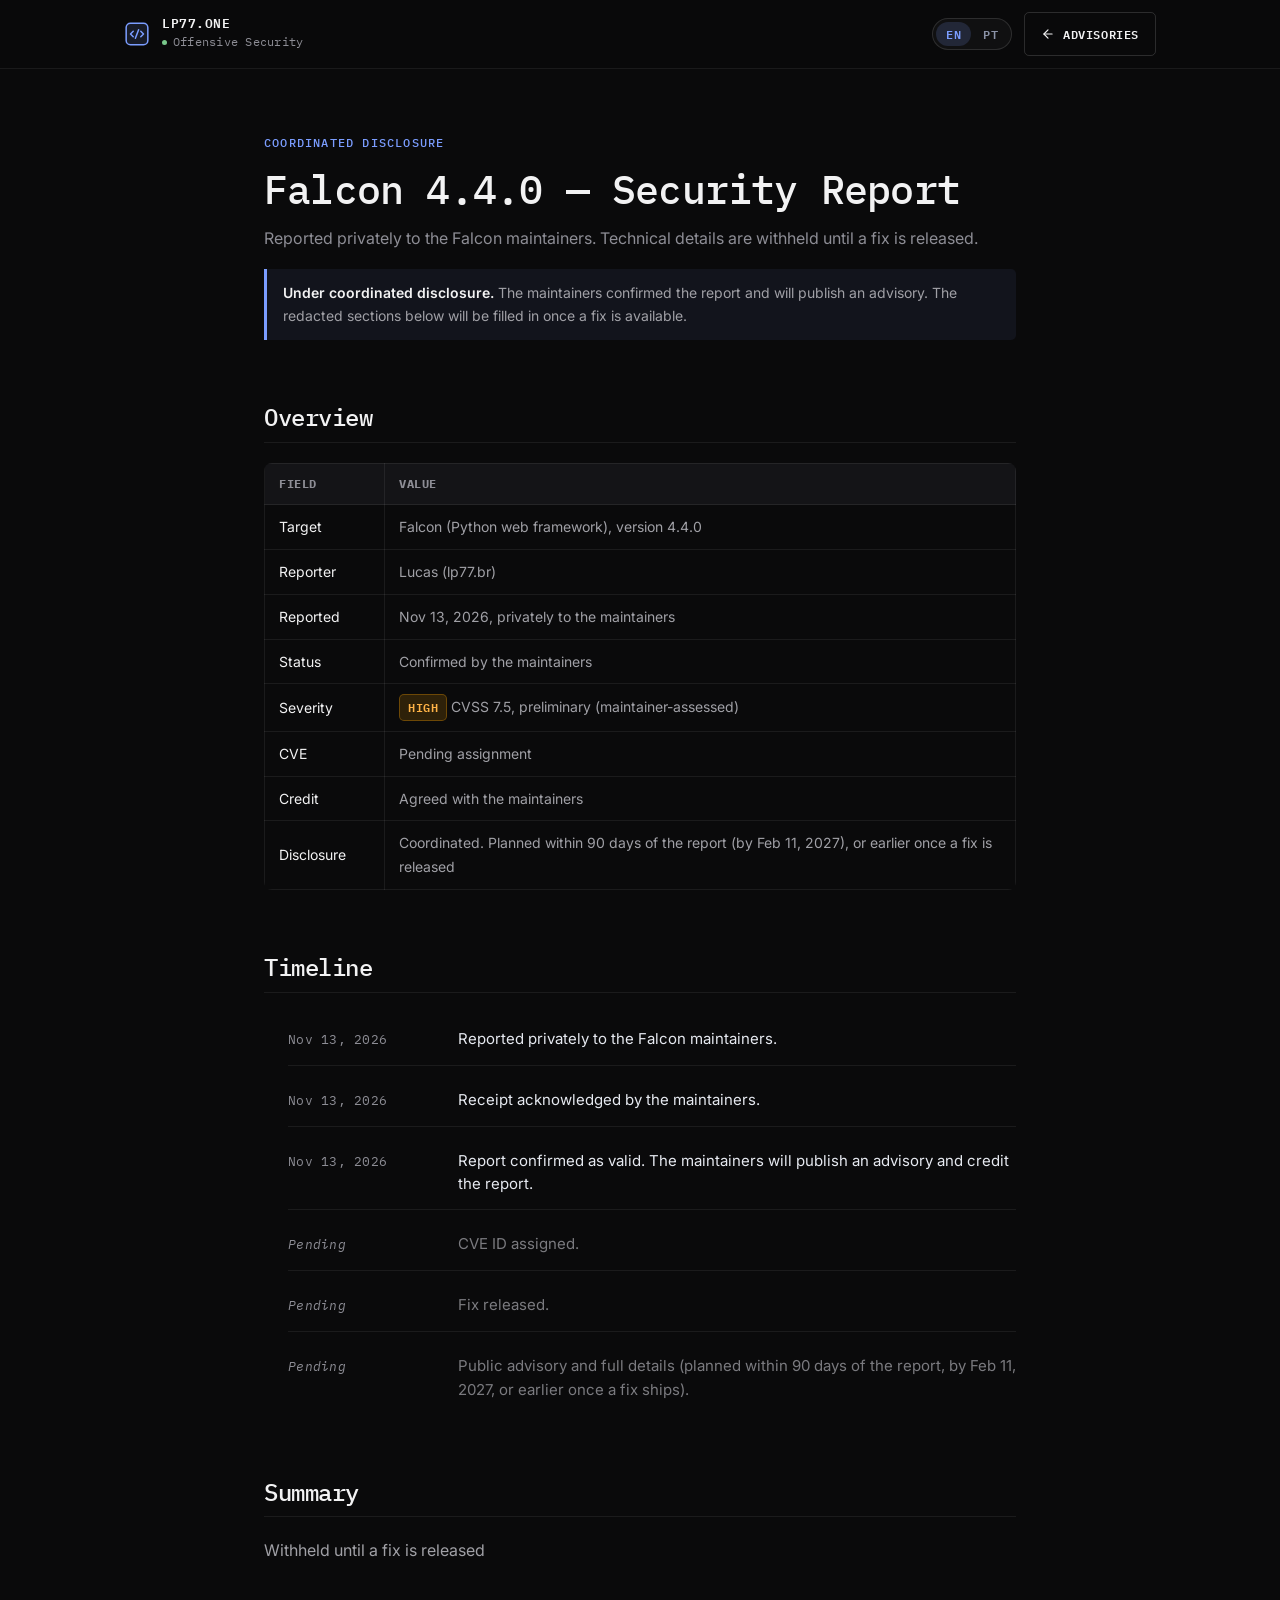
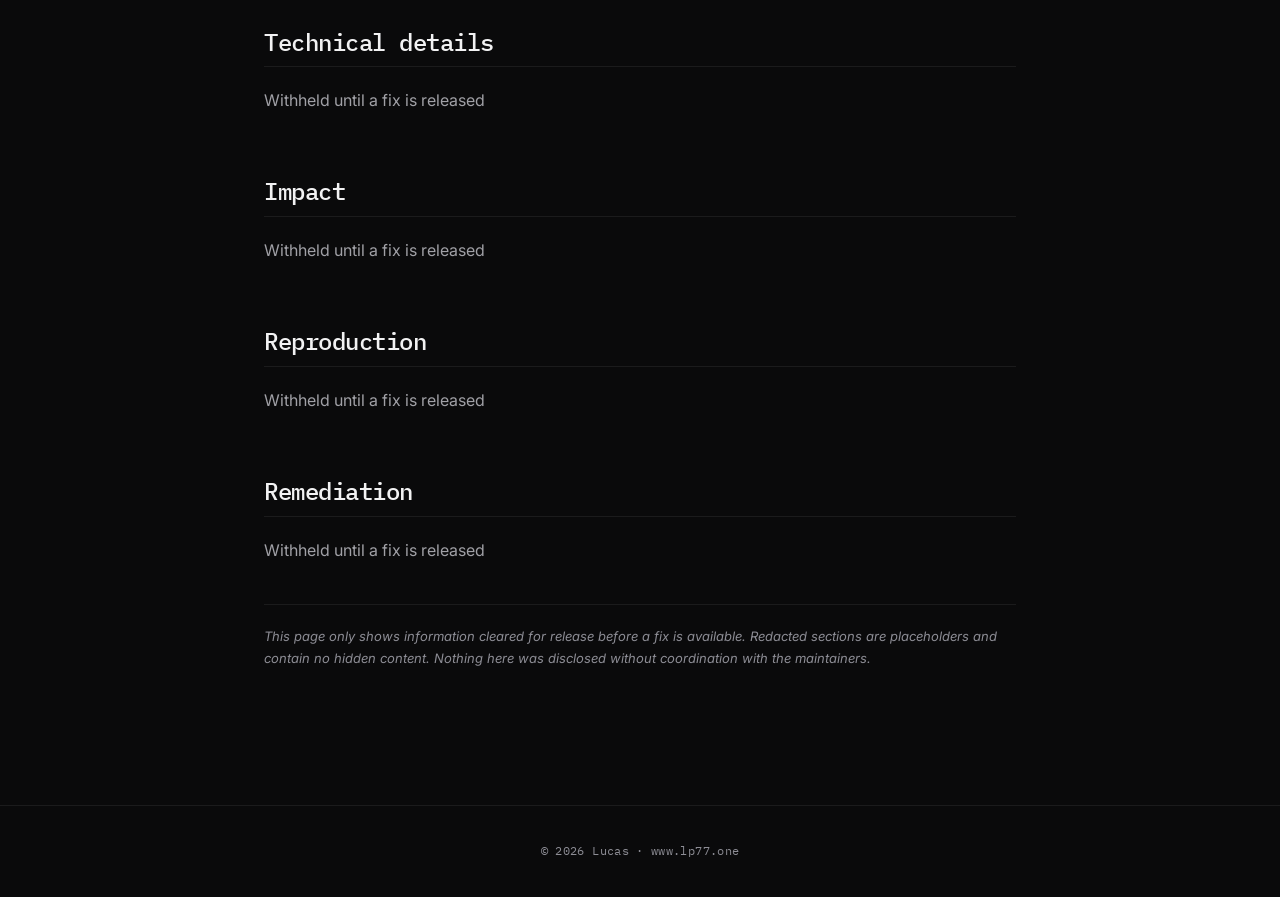
<file: falcon.html>
<!doctype html>
<html lang="en">
<head>
  <meta charset="UTF-8">
  <meta name="viewport" content="width=device-width, initial-scale=1.0">
  <meta name="theme-color" content="#0a0a0b">
  <meta name="author" content="Lucas (lp77.br)">
  <meta name="description" content="Status of a security report on Falcon 4.4.0 under coordinated disclosure. Confirmed by the maintainers; technical details are withheld until a fix is released.">
  <title>Falcon 4.4.0 Security Report — Lucas (lp77.br)</title>
  <link rel="canonical" href="https://www.lp77.one/falcon.html">

  <link rel="preconnect" href="https://fonts.googleapis.com">
  <link rel="preconnect" href="https://fonts.gstatic.com" crossorigin>
  <link href="https://fonts.googleapis.com/css2?family=IBM+Plex+Mono:wght@400;500;600&family=Inter:wght@400;500;600;700&display=swap" rel="stylesheet">
  <link rel="stylesheet" href="style.css">

  <style>
    .header-nav {
      display: flex;
      align-items: center;
      gap: 12px;
    }

    .header-nav .btn-ghost svg {
      flex: 0 0 auto;
      display: block;
    }

    .lang-switch {
      display: inline-flex;
      align-items: center;
      gap: 2px;
      padding: 3px;
      border: 1px solid rgba(255, 255, 255, 0.12);
      border-radius: 999px;
      background: rgba(255, 255, 255, 0.03);
      flex: 0 0 auto;
    }

    .lang-switch button {
      -webkit-appearance: none;
      appearance: none;
      font-family: 'IBM Plex Mono', ui-monospace, monospace;
      font-size: 12px;
      font-weight: 600;
      line-height: 1;
      letter-spacing: 0.04em;
      padding: 6px 10px;
      min-width: 34px;
      border: 0;
      border-radius: 999px;
      background: transparent;
      color: #8b93a7;
      cursor: pointer;
      transition: background .18s ease, color .18s ease;
    }

    .lang-switch button:hover { color: #cfd6e6; }

    .lang-switch button:focus-visible {
      outline: 2px solid #7b9dff;
      outline-offset: 2px;
    }

    .lang-switch button[aria-pressed="true"] {
      background: rgba(123, 157, 255, 0.16);
      color: #7b9dff;
    }

    @media (max-width: 640px) {
      .header-nav { gap: 8px; }
      .lang-switch button { padding: 6px 8px; min-width: 30px; font-size: 11px; }
    }

    @media (max-width: 420px) {
      .header-nav .btn-ghost { padding: 8px; gap: 0; font-size: 0; }
      .header-nav .btn-ghost svg { width: 16px; height: 16px; }
    }

    .timeline {
      list-style: none;
      margin: 0 0 28px;
      padding: 0;
      counter-reset: step;
    }

    .timeline li {
      display: grid;
      grid-template-columns: 150px 1fr;
      column-gap: 20px;
      row-gap: 4px;
      align-items: baseline;
      padding: 14px 0;
      border-bottom: 1px solid var(--border, rgba(255, 255, 255, 0.08));
    }

    .timeline li:last-child {
      border-bottom: 0;
    }

    .timeline .t-date {
      font-family: 'IBM Plex Mono', ui-monospace, monospace;
      font-size: 13px;
      letter-spacing: 0.02em;
      color: var(--text-3, #8b93a7);
      white-space: nowrap;
    }

    .timeline .t-text {
      font-size: 15px;
      line-height: 1.55;
      color: var(--text-1, #e6e9f0);
    }

    .timeline .is-pending .t-date {
      font-style: italic;
      color: var(--text-3, #8b93a7);
    }

    .timeline .is-pending .t-text {
      color: var(--text-2, #cfd6e6);
      opacity: 0.75;
    }

    @media (max-width: 560px) {
      .timeline li {
        grid-template-columns: 1fr;
        padding: 12px 0;
      }

      .timeline .t-date {
        font-size: 12px;
        text-transform: uppercase;
      }
    }

    .to-top svg { display: block; }
  </style>
</head>
<body id="top">

  <a href="#main" class="skip-link" data-en="Skip to content" data-pt="Pular para o conteúdo">Skip to content</a>

  <header class="site-header">
    <div class="header-inner">
      <a href="/" class="site-logo" aria-label="lp77.one — home">
        <span class="logo-mark" aria-hidden="true">
          <svg viewBox="0 0 24 24" width="26" height="26" fill="none" xmlns="http://www.w3.org/2000/svg">
            <rect x="2" y="2" width="20" height="20" rx="4" fill="rgba(123,157,255,0.12)" stroke="#7b9dff" stroke-width="1.4"/>
            <path d="M8.5 9.5 6 12l2.5 2.5M15.5 9.5 18 12l-2.5 2.5M13.5 8l-3 8" stroke="#7b9dff" stroke-width="1.4" stroke-linecap="round" stroke-linejoin="round"/>
          </svg>
        </span>
        <div class="brand-text">
          <span>lp77.one</span>
          <span class="online-status"><span class="dot" aria-hidden="true"></span><span data-en="Offensive Security" data-pt="Segurança Ofensiva">Offensive Security</span></span>
        </div>
      </a>
      <nav class="header-nav" aria-label="Main navigation">
        <div class="lang-switch" role="group" aria-label="Language / Idioma">
          <button type="button" data-lang="en" lang="en" aria-pressed="true">EN</button>
          <button type="button" data-lang="pt" lang="pt-BR" aria-pressed="false">PT</button>
        </div>

        <a href="advisories.html" class="btn-ghost">
          <svg viewBox="0 0 24 24" width="14" height="14" fill="none" stroke="currentColor" stroke-width="2" stroke-linecap="round" stroke-linejoin="round" aria-hidden="true" focusable="false">
            <path d="M19 12H5"/>
            <path d="M12 19l-7-7 7-7"/>
          </svg>
          <span data-en="Advisories" data-pt="Advisórios">Advisories</span>
        </a>
      </nav>
    </div>
  </header>

  <main class="report-container" id="main">

    <p class="card-subtitle" style="margin-bottom: 12px;" data-en="Coordinated disclosure" data-pt="Divulgação coordenada">Coordinated disclosure</p>
    <h1>Falcon 4.4.0 — Security Report</h1>
    <p class="report-meta-line" data-en="Reported privately to the Falcon maintainers. Technical details are withheld until a fix is released." data-pt="Reportado de forma privada aos mantenedores do Falcon. Detalhes técnicos ficam retidos até o lançamento de uma correção.">
      Reported privately to the Falcon maintainers. Technical details are withheld until a fix is released.
    </p>

    <div class="finding-status">
      <strong data-en="Under coordinated disclosure." data-pt="Sob divulgação coordenada.">Under coordinated disclosure.</strong>
      <span data-en="The maintainers confirmed the report and will publish an advisory. The redacted sections below will be filled in once a fix is available." data-pt="Os mantenedores confirmaram o relatório e publicarão um avisório. As seções tarjadas abaixo serão preenchidas quando houver uma correção disponível.">The maintainers confirmed the report and will publish an advisory. The redacted sections below will be filled in once a fix is available.</span>
    </div>

    <h2 data-en="Overview" data-pt="Visão geral">Overview</h2>
    <div class="table-wrap"><table>
      <tr><th data-en="Field" data-pt="Campo">Field</th><th data-en="Value" data-pt="Valor">Value</th></tr>
      <tr><td data-en="Target" data-pt="Alvo">Target</td><td data-en="Falcon (Python web framework), version 4.4.0" data-pt="Falcon (framework web em Python), versão 4.4.0">Falcon (Python web framework), version 4.4.0</td></tr>
      <tr><td data-en="Reporter" data-pt="Pesquisador">Reporter</td><td data-en="Lucas (lp77.br)" data-pt="Lucas (lp77.br)">Lucas (lp77.br)</td></tr>
      <tr><td data-en="Reported" data-pt="Reportado em">Reported</td><td data-en="Nov 13, 2026, privately to the maintainers" data-pt="13/11/2026, de forma privada aos mantenedores">Nov 13, 2026, privately to the maintainers</td></tr>
      <tr><td data-en="Status" data-pt="Status">Status</td><td data-en="Confirmed by the maintainers" data-pt="Confirmado pelos mantenedores">Confirmed by the maintainers</td></tr>
      <tr><td data-en="Severity" data-pt="Severidade">Severity</td><td><span class="badge badge-high" data-en="High" data-pt="Alta">High</span> <span data-en="CVSS 7.5, preliminary (maintainer-assessed)" data-pt="CVSS 7.5, preliminar (avaliado pelos mantenedores)">CVSS 7.5, preliminary (maintainer-assessed)</span></td></tr>
      <tr><td>CVE</td><td data-en="Pending assignment" data-pt="Atribuição pendente">Pending assignment</td></tr>
      <tr><td data-en="Credit" data-pt="Crédito">Credit</td><td data-en="Agreed with the maintainers" data-pt="Acordado com os mantenedores">Agreed with the maintainers</td></tr>
      <tr><td data-en="Disclosure" data-pt="Divulgação">Disclosure</td><td data-en="Coordinated. Planned within 90 days of the report (by Feb 11, 2027), or earlier once a fix is released" data-pt="Coordenada. Prevista em até 90 dias do reporte (até 11/02/2027), ou antes quando houver uma correção disponível">Coordinated. Planned within 90 days of the report (by Feb 11, 2027), or earlier once a fix is released</td></tr>
    </table></div>

    <h2 data-en="Timeline" data-pt="Linha do tempo">Timeline</h2>
    <ol class="timeline">
      <li><span class="t-date" data-en="Nov 13, 2026" data-pt="13/11/2026">Nov 13, 2026</span><span class="t-text" data-en="Reported privately to the Falcon maintainers." data-pt="Reportado de forma privada aos mantenedores do Falcon.">Reported privately to the Falcon maintainers.</span></li>
      <li><span class="t-date" data-en="Nov 13, 2026" data-pt="13/11/2026">Nov 13, 2026</span><span class="t-text" data-en="Receipt acknowledged by the maintainers." data-pt="Recebimento confirmado pelos mantenedores.">Receipt acknowledged by the maintainers.</span></li>
      <li><span class="t-date" data-en="Nov 13, 2026" data-pt="13/11/2026">Nov 13, 2026</span><span class="t-text" data-en="Report confirmed as valid. The maintainers will publish an advisory and credit the report." data-pt="Relatório confirmado como válido. Os mantenedores publicarão um avisório e creditarão o reporte.">Report confirmed as valid. The maintainers will publish an advisory and credit the report.</span></li>
      <li class="is-pending"><span class="t-date" data-en="Pending" data-pt="Pendente">Pending</span><span class="t-text" data-en="CVE ID assigned." data-pt="ID de CVE atribuído.">CVE ID assigned.</span></li>
      <li class="is-pending"><span class="t-date" data-en="Pending" data-pt="Pendente">Pending</span><span class="t-text" data-en="Fix released." data-pt="Correção lançada.">Fix released.</span></li>
      <li class="is-pending"><span class="t-date" data-en="Pending" data-pt="Pendente">Pending</span><span class="t-text" data-en="Public advisory and full details (planned within 90 days of the report, by Feb 11, 2027, or earlier once a fix ships)." data-pt="Avisório público e detalhes completos (previsto em até 90 dias do reporte, até 11/02/2027, ou antes quando a correção for lançada).">Public advisory and full details (planned within 90 days of the report, by Feb 11, 2027, or earlier once a fix ships).</span></li>
    </ol>

    <h2 data-en="Summary" data-pt="Resumo">Summary</h2>
    <div class="redacted" role="img" data-en-aria="Redacted: withheld until a fix is released" data-pt-aria="Tarjado: retido até o lançamento de uma correção" aria-label="Redacted: withheld until a fix is released"><span class="redact-line" style="width:100%"></span><span class="redact-line" style="width:96%"></span><span class="redact-line" style="width:100%"></span><span class="redact-line" style="width:58%"></span><p class="redact-note" aria-hidden="true" data-en="Withheld until a fix is released" data-pt="Retido até o lançamento de uma correção">Withheld until a fix is released</p></div>

    <h2 data-en="Technical details" data-pt="Detalhes técnicos">Technical details</h2>
    <div class="redacted" role="img" data-en-aria="Redacted: withheld until a fix is released" data-pt-aria="Tarjado: retido até o lançamento de uma correção" aria-label="Redacted: withheld until a fix is released"><span class="redact-line" style="width:100%"></span><span class="redact-line" style="width:92%"></span><span class="redact-line" style="width:100%"></span><span class="redact-line" style="width:97%"></span><span class="redact-line" style="width:100%"></span><span class="redact-line" style="width:71%"></span><p class="redact-note" aria-hidden="true" data-en="Withheld until a fix is released" data-pt="Retido até o lançamento de uma correção">Withheld until a fix is released</p></div>

    <h2 data-en="Impact" data-pt="Impacto">Impact</h2>
    <div class="redacted" role="img" data-en-aria="Redacted: withheld until a fix is released" data-pt-aria="Tarjado: retido até o lançamento de uma correção" aria-label="Redacted: withheld until a fix is released"><span class="redact-line" style="width:98%"></span><span class="redact-line" style="width:100%"></span><span class="redact-line" style="width:64%"></span><p class="redact-note" aria-hidden="true" data-en="Withheld until a fix is released" data-pt="Retido até o lançamento de uma correção">Withheld until a fix is released</p></div>

    <h2 data-en="Reproduction" data-pt="Reprodução">Reproduction</h2>
    <div class="redacted" role="img" data-en-aria="Redacted: withheld until a fix is released" data-pt-aria="Tarjado: retido até o lançamento de uma correção" aria-label="Redacted: withheld until a fix is released"><span class="redact-line" style="width:88%"></span><span class="redact-line" style="width:100%"></span><span class="redact-line" style="width:93%"></span><span class="redact-line" style="width:46%"></span><p class="redact-note" aria-hidden="true" data-en="Withheld until a fix is released" data-pt="Retido até o lançamento de uma correção">Withheld until a fix is released</p></div>

    <h2 data-en="Remediation" data-pt="Remediação">Remediation</h2>
    <div class="redacted" role="img" data-en-aria="Redacted: withheld until a fix is released" data-pt-aria="Tarjado: retido até o lançamento de uma correção" aria-label="Redacted: withheld until a fix is released"><span class="redact-line" style="width:100%"></span><span class="redact-line" style="width:95%"></span><span class="redact-line" style="width:52%"></span><p class="redact-note" aria-hidden="true" data-en="Withheld until a fix is released" data-pt="Retido até o lançamento de uma correção">Withheld until a fix is released</p></div>

    <p style="margin-top: 40px; padding-top: 20px; border-top: 1px solid var(--border); font-size: 13px; color: var(--text-3); font-style: italic;" data-en="This page only shows information cleared for release before a fix is available. Redacted sections are placeholders and contain no hidden content. Nothing here was disclosed without coordination with the maintainers." data-pt="Esta página exibe apenas informações liberadas antes de uma correção disponível. As seções tarjadas são placeholders e não contêm conteúdo oculto. Nada aqui foi divulgado sem coordenação com os mantenedores.">
      This page only shows information cleared for release before a fix is available. Redacted sections are placeholders and contain no hidden content. Nothing here was disclosed without coordination with the maintainers.
    </p>

  </main>

  <footer class="site-footer">
    <div class="footer-inner">
      <p>&copy; <span id="year">2026</span> Lucas · www.lp77.one</p>
    </div>
  </footer>

  <a href="#top" class="to-top" id="to-top" aria-label="Back to top" data-en-aria="Back to top" data-pt-aria="Voltar ao topo">
    <svg viewBox="0 0 24 24" width="18" height="18" fill="none" stroke="currentColor" stroke-width="2" stroke-linecap="round" stroke-linejoin="round" aria-hidden="true" focusable="false">
      <path d="M12 19V5"/>
      <path d="M5 12l7-7 7 7"/>
    </svg>
  </a>

  <script>
    (function () {
      var y = document.getElementById('year');
      if (y) y.textContent = new Date().getFullYear();
      var t = document.getElementById('to-top');
      if (t) {
        var on = function () { t.classList.toggle('show', window.scrollY > 900); };
        window.addEventListener('scroll', on, { passive: true }); on();
      }
    })();
  </script>

  <script>
    (function () {
      var root    = document.documentElement;
      var buttons = document.querySelectorAll('.lang-switch [data-lang]');
      var els     = document.querySelectorAll('[data-en]');

      function applyLang(lang) {
        var isPt = lang === 'pt';
        root.setAttribute('lang', isPt ? 'pt-BR' : 'en');

        els.forEach(function (el) {
          var val = el.dataset[isPt ? 'pt' : 'en'];
          if (val != null) el.innerHTML = val;
        });

        document.querySelectorAll('[data-en-aria]').forEach(function (el) {
          var label = isPt ? el.getAttribute('data-pt-aria') : el.getAttribute('data-en-aria');
          if (label) el.setAttribute('aria-label', label);
        });

        buttons.forEach(function (b) {
          b.setAttribute('aria-pressed', String(b.dataset.lang === lang));
        });
      }

      var saved = null;
      try { saved = localStorage.getItem('lang'); } catch (e) {}

      applyLang(saved === 'pt' ? 'pt' : 'en');

      buttons.forEach(function (b) {
        b.addEventListener('click', function () {
          var lang = b.dataset.lang;
          try { localStorage.setItem('lang', lang); } catch (e) {}
          applyLang(lang);
        });
      });
    })();
  </script>
</body>
</html>
</file>
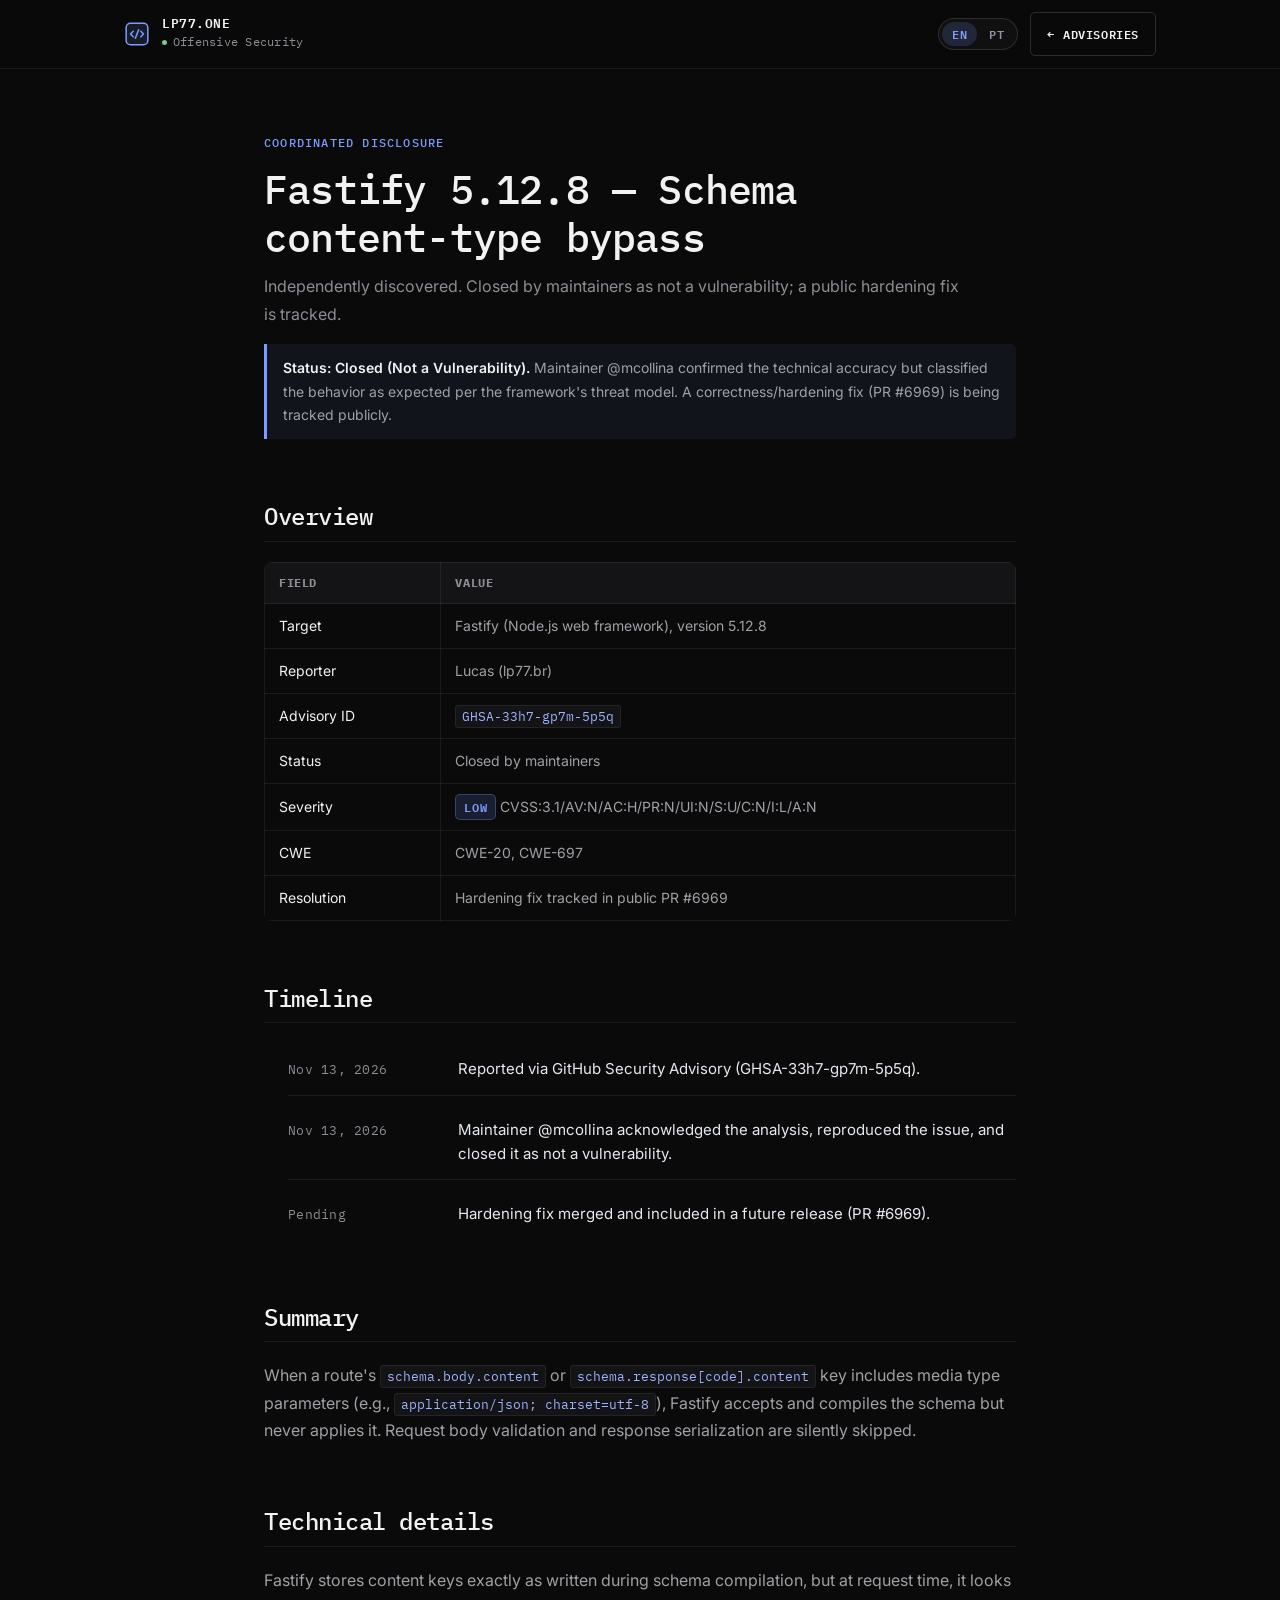
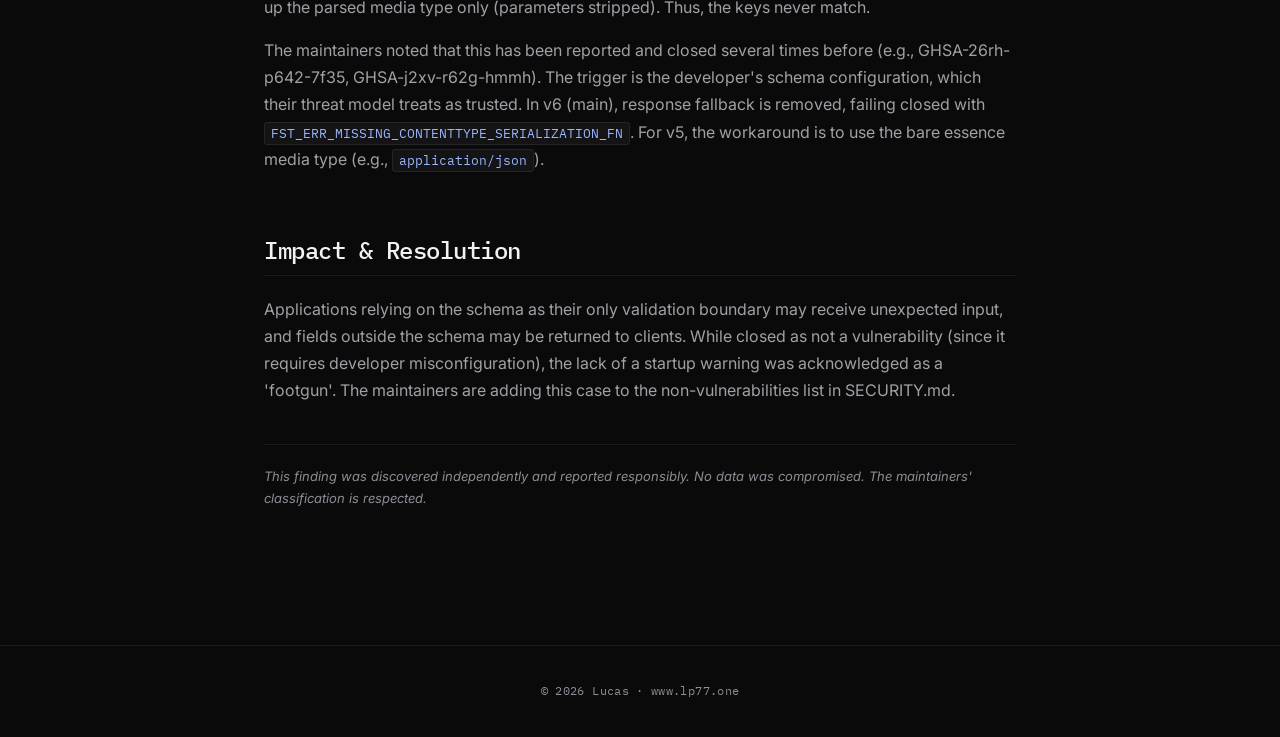
<file: fastify.html>
<!doctype html>
<html lang="en">
<head>
  <meta charset="UTF-8">
  <meta name="viewport" content="width=device-width, initial-scale=1.0">
  <meta name="theme-color" content="#0a0a0b">
  <meta name="author" content="Lucas (lp77.br)">
  <meta name="description" content="Independent discovery of a schema content-type bypass in Fastify 5.12.8. Closed by maintainers as not a vulnerability, with a public hardening fix tracked.">
  <title>Fastify 5.12.8 — Lucas (lp77.br)</title>
  <link rel="canonical" href="https://www.lp77.one/fastify.html">

  <link rel="preconnect" href="https://fonts.googleapis.com">
  <link rel="preconnect" href="https://fonts.gstatic.com" crossorigin>
  <link href="https://fonts.googleapis.com/css2?family=IBM+Plex+Mono:wght@400;500;600&family=Inter:wght@400;500;600;700&display=swap" rel="stylesheet">
  <link rel="stylesheet" href="style.css">

  <style>
    .header-nav {
      display: flex;
      align-items: center;
      gap: 12px;
    }

    .lang-switch {
      display: inline-flex;
      align-items: center;
      gap: 2px;
      padding: 3px;
      border: 1px solid rgba(255, 255, 255, 0.12);
      border-radius: 999px;
      background: rgba(255, 255, 255, 0.03);
      flex: 0 0 auto;
    }

    .lang-switch button {
      -webkit-appearance: none;
      appearance: none;
      font-family: 'IBM Plex Mono', ui-monospace, monospace;
      font-size: 12px;
      font-weight: 600;
      line-height: 1;
      letter-spacing: 0.04em;
      padding: 6px 10px;
      min-width: 34px;
      border: 0;
      border-radius: 999px;
      background: transparent;
      color: #8b93a7;
      cursor: pointer;
      transition: background .18s ease, color .18s ease;
    }

    .lang-switch button:hover { color: #cfd6e6; }

    .lang-switch button:focus-visible {
      outline: 2px solid #7b9dff;
      outline-offset: 2px;
    }

    .lang-switch button[aria-pressed="true"] {
      background: rgba(123, 157, 255, 0.16);
      color: #7b9dff;
    }

    @media (max-width: 640px) {
      .header-nav { gap: 8px; }
      .lang-switch button { padding: 6px 8px; min-width: 30px; font-size: 11px; }
    }

    @media (max-width: 420px) {
      .header-nav .btn-ghost { padding: 8px; gap: 0; }
      .header-nav .btn-ghost .btn-text { display: none; }
      .header-nav .btn-ghost svg { width: 16px; height: 16px; }
      .header-nav .btn-icon { font-size: 16px; line-height: 1; }
    }

    .timeline {
      list-style: none;
      margin: 0 0 28px;
      padding: 0;
      counter-reset: step;
    }

    .timeline li {
      display: grid;
      grid-template-columns: 150px 1fr;
      column-gap: 20px;
      row-gap: 4px;
      align-items: baseline;
      padding: 14px 0;
      border-bottom: 1px solid var(--border, rgba(255, 255, 255, 0.08));
    }

    .timeline li:last-child {
      border-bottom: 0;
    }

    .timeline .t-date {
      font-family: 'IBM Plex Mono', ui-monospace, monospace;
      font-size: 13px;
      letter-spacing: 0.02em;
      color: var(--text-3, #8b93a7);
      white-space: nowrap;
    }

    .timeline .t-text {
      font-size: 15px;
      line-height: 1.55;
      color: var(--text-1, #e6e9f0);
    }

    @media (max-width: 560px) {
      .timeline li {
        grid-template-columns: 1fr;
        padding: 12px 0;
      }

      .timeline .t-date {
        font-size: 12px;
        text-transform: uppercase;
      }
    }
  </style>
</head>
<body id="top">

  <a href="#main" class="skip-link" data-en="Skip to content" data-pt="Pular para o conteúdo">Skip to content</a>

  <header class="site-header">
    <div class="header-inner">
      <a href="/" class="site-logo" aria-label="lp77.one — home">
        <span class="logo-mark" aria-hidden="true">
          <svg viewBox="0 0 24 24" width="26" height="26" fill="none" xmlns="http://www.w3.org/2000/svg">
            <rect x="2" y="2" width="20" height="20" rx="4" fill="rgba(123,157,255,0.12)" stroke="#7b9dff" stroke-width="1.4"/>
            <path d="M8.5 9.5 6 12l2.5 2.5M15.5 9.5 18 12l-2.5 2.5M13.5 8l-3 8" stroke="#7b9dff" stroke-width="1.4" stroke-linecap="round" stroke-linejoin="round"/>
          </svg>
        </span>
        <div class="brand-text">
          <span>lp77.one</span>
          <span class="online-status"><span class="dot" aria-hidden="true"></span><span data-en="Offensive Security" data-pt="Segurança Ofensiva">Offensive Security</span></span>
        </div>
      </a>
      <nav class="header-nav" aria-label="Main navigation">
        <div class="lang-switch" role="group" aria-label="Language / Idioma">
          <button type="button" data-lang="en" lang="en" aria-pressed="true">EN</button>
          <button type="button" data-lang="pt" lang="pt-BR" aria-pressed="false">PT</button>
        </div>

        <a href="advisories.html" class="btn-ghost" aria-label="Advisories">
          <span aria-hidden="true" class="btn-icon">&larr;</span>
          <span class="btn-text" data-en="Advisories" data-pt="Advisórios">Advisories</span>
        </a>
      </nav>
    </div>
  </header>

  <main class="report-container" id="main">

    <p class="card-subtitle" style="margin-bottom: 12px;" data-en="Coordinated disclosure" data-pt="Divulgação coordenada">Coordinated disclosure</p>
    <h1>Fastify 5.12.8 — Schema content-type bypass</h1>
    <p class="report-meta-line" data-en="Independently discovered. Closed by maintainers as not a vulnerability; a public hardening fix is tracked." data-pt="Descoberto de forma independente. Fechado pelos mantenedores como não-vulnerabilidade; uma correção pública de hardening está em andamento.">
      Independently discovered. Closed by maintainers as not a vulnerability; a public hardening fix is tracked.
    </p>

    <div class="finding-status">
      <strong data-en="Status: Closed (Not a Vulnerability)." data-pt="Status: Fechado (Não é vulnerabilidade).">Status: Closed (Not a Vulnerability).</strong>
      <span data-en="Maintainer @mcollina confirmed the technical accuracy but classified the behavior as expected per the framework's threat model. A correctness/hardening fix (PR #6969) is being tracked publicly." data-pt="O mantenedor @mcollina confirmou a precisão técnica, mas classificou o comportamento como esperado pelo threat model do framework. Uma correção de hardening (PR #6969) está sendo acompanhada publicamente.">Maintainer @mcollina confirmed the technical accuracy but classified the behavior as expected per the framework's threat model. A correctness/hardening fix (PR #6969) is being tracked publicly.</span>
    </div>

    <h2 data-en="Overview" data-pt="Visão geral">Overview</h2>
    <div class="table-wrap"><table>
      <tr><th data-en="Field" data-pt="Campo">Field</th><th data-en="Value" data-pt="Valor">Value</th></tr>
      <tr><td data-en="Target" data-pt="Alvo">Target</td><td data-en="Fastify (Node.js web framework), version 5.12.8" data-pt="Fastify (framework web Node.js), versão 5.12.8">Fastify (Node.js web framework), version 5.12.8</td></tr>
      <tr><td data-en="Reporter" data-pt="Pesquisador">Reporter</td><td data-en="Lucas (lp77.br)" data-pt="Lucas (lp77.br)">Lucas (lp77.br)</td></tr>
      <tr><td data-en="Advisory ID" data-pt="ID do Avisório">Advisory ID</td><td><code>GHSA-33h7-gp7m-5p5q</code></td></tr>
      <tr><td data-en="Status" data-pt="Status">Status</td><td data-en="Closed by maintainers" data-pt="Fechado pelos mantenedores">Closed by maintainers</td></tr>
      <tr><td data-en="Severity" data-pt="Severidade">Severity</td><td><span class="badge badge-low" data-en="Low" data-pt="Baixa">Low</span> <span data-en="CVSS:3.1/AV:N/AC:H/PR:N/UI:N/S:U/C:N/I:L/A:N" data-pt="CVSS:3.1/AV:N/AC:H/PR:N/UI:N/S:U/C:N/I:L/A:N">CVSS:3.1/AV:N/AC:H/PR:N/UI:N/S:U/C:N/I:L/A:N</span></td></tr>
      <tr><td>CWE</td><td>CWE-20, CWE-697</td></tr>
      <tr><td data-en="Resolution" data-pt="Resolução">Resolution</td><td data-en="Hardening fix tracked in public PR #6969" data-pt="Correção de hardening acompanhada no PR público #6969">Hardening fix tracked in public PR #6969</td></tr>
    </table></div>

    <h2 data-en="Timeline" data-pt="Linha do tempo">Timeline</h2>
    <ol class="timeline">
      <li><span class="t-date" data-en="Nov 13, 2026" data-pt="13/11/2026">Nov 13, 2026</span><span class="t-text" data-en="Reported via GitHub Security Advisory (GHSA-33h7-gp7m-5p5q)." data-pt="Reportado via GitHub Security Advisory (GHSA-33h7-gp7m-5p5q).">Reported via GitHub Security Advisory (GHSA-33h7-gp7m-5p5q).</span></li>
      <li><span class="t-date" data-en="Nov 13, 2026" data-pt="13/11/2026">Nov 13, 2026</span><span class="t-text" data-en="Maintainer @mcollina acknowledged the analysis, reproduced the issue, and closed it as not a vulnerability." data-pt="O mantenedor @mcollina reconheceu a análise, reproduziu o problema e o fechou como não-vulnerabilidade.">Maintainer @mcollina acknowledged the analysis, reproduced the issue, and closed it as not a vulnerability.</span></li>
      <li class="is-pending"><span class="t-date" data-en="Pending" data-pt="Pendente">Pending</span><span class="t-text" data-en="Hardening fix merged and included in a future release (PR #6969)." data-pt="Correção de hardening mesclada e incluída em uma versão futura (PR #6969).">Hardening fix merged and included in a future release (PR #6969).</span></li>
    </ol>

    <h2 data-en="Summary" data-pt="Resumo">Summary</h2>
    <p data-en="When a route's <code>schema.body.content</code> or <code>schema.response[code].content</code> key includes media type parameters (e.g., <code>application/json; charset=utf-8</code>), Fastify accepts and compiles the schema but never applies it. Request body validation and response serialization are silently skipped." data-pt="Quando a chave <code>schema.body.content</code> ou <code>schema.response[code].content</code> de uma rota inclui parâmetros de media type (ex: <code>application/json; charset=utf-8</code>), o Fastify aceita e compila o schema, mas nunca o aplica. A validação do corpo da requisição e a serialização da resposta são silenciosamente ignoradas.">
      When a route's <code>schema.body.content</code> or <code>schema.response[code].content</code> key includes media type parameters (e.g., <code>application/json; charset=utf-8</code>), Fastify accepts and compiles the schema but never applies it. Request body validation and response serialization are silently skipped.
    </p>

    <h2 data-en="Technical details" data-pt="Detalhes técnicos">Technical details</h2>
    <p data-en="Fastify stores content keys exactly as written during schema compilation, but at request time, it looks up the parsed media type only (parameters stripped). Thus, the keys never match." data-pt="O Fastify armazena as chaves de conteúdo exatamente como escritas durante a compilação do schema, mas no momento da requisição, ele busca apenas o media type parseado (sem parâmetros). Assim, as chaves nunca coincidem.">
      Fastify stores content keys exactly as written during schema compilation, but at request time, it looks up the parsed media type only (parameters stripped). Thus, the keys never match.
    </p>
    <p data-en="The maintainers noted that this has been reported and closed several times before (e.g., GHSA-26rh-p642-7f35, GHSA-j2xv-r62g-hmmh). The trigger is the developer's schema configuration, which their threat model treats as trusted. In v6 (main), response fallback is removed, failing closed with <code>FST_ERR_MISSING_CONTENTTYPE_SERIALIZATION_FN</code>. For v5, the workaround is to use the bare essence media type (e.g., <code>application/json</code>)." data-pt="Os mantenedores observaram que isso já foi reportado e fechado várias vezes antes (ex: GHSA-26rh-p642-7f35, GHSA-j2xv-r62g-hmmh). O gatilho é a configuração do schema do próprio desenvolvedor, que o threat model deles trata como confiável. Na v6 (main), o fallback de resposta é removido, falhando de forma fechada com <code>FST_ERR_MISSING_CONTENTTYPE_SERIALIZATION_FN</code>. Para a v5, o workaround é usar o media type base (ex: <code>application/json</code>).">
      The maintainers noted that this has been reported and closed several times before (e.g., GHSA-26rh-p642-7f35, GHSA-j2xv-r62g-hmmh). The trigger is the developer's schema configuration, which their threat model treats as trusted. In v6 (main), response fallback is removed, failing closed with <code>FST_ERR_MISSING_CONTENTTYPE_SERIALIZATION_FN</code>. For v5, the workaround is to use the bare essence media type (e.g., <code>application/json</code>).
    </p>

    <h2 data-en="Impact & Resolution" data-pt="Impacto & Resolução">Impact & Resolution</h2>
    <p data-en="Applications relying on the schema as their only validation boundary may receive unexpected input, and fields outside the schema may be returned to clients. While closed as not a vulnerability (since it requires developer misconfiguration), the lack of a startup warning was acknowledged as a 'footgun'. The maintainers are adding this case to the non-vulnerabilities list in SECURITY.md." data-pt="Aplicações que dependem do schema como sua única barreira de validação podem receber entradas inesperadas, e campos fora do schema podem ser retornados aos clientes. Embora tenha sido fechado como não-vulnerabilidade (já que requer má configuração do desenvolvedor), a falta de um aviso na inicialização foi reconhecida como um 'footgun'. Os mantenedores estão adicionando este caso à lista de não-vulnerabilidades no SECURITY.md.">
      Applications relying on the schema as their only validation boundary may receive unexpected input, and fields outside the schema may be returned to clients. While closed as not a vulnerability (since it requires developer misconfiguration), the lack of a startup warning was acknowledged as a 'footgun'. The maintainers are adding this case to the non-vulnerabilities list in SECURITY.md.
    </p>

    <p style="margin-top: 40px; padding-top: 20px; border-top: 1px solid var(--border); font-size: 13px; color: var(--text-3); font-style: italic;" data-en="This finding was discovered independently and reported responsibly. No data was compromised. The maintainers' classification is respected." data-pt="Este achado foi descoberto independentemente e reportado de forma responsável. Nenhum dado foi comprometido. A classificação dos mantenedores é respeitada.">
      This finding was discovered independently and reported responsibly. No data was compromised. The maintainers' classification is respected.
    </p>

  </main>

  <footer class="site-footer">
    <div class="footer-inner">
      <p>&copy; <span id="year">2026</span> Lucas · www.lp77.one</p>
    </div>
  </footer>

  <a href="#top" class="to-top" id="to-top" data-en-aria="Back to top" data-pt-aria="Voltar ao topo" aria-label="Back to top"><span aria-hidden="true">&uarr;</span></a>

  <script>
    (function () {
      var y = document.getElementById('year');
      if (y) y.textContent = new Date().getFullYear();
      var t = document.getElementById('to-top');
      if (t) {
        var on = function () { t.classList.toggle('show', window.scrollY > 900); };
        window.addEventListener('scroll', on, { passive: true }); on();
      }
    })();
  </script>

  <script>
    (function () {
      var root    = document.documentElement;
      var buttons = document.querySelectorAll('.lang-switch [data-lang]');
      var els     = document.querySelectorAll('[data-en]');

      function applyLang(lang) {
        var isPt = lang === 'pt';
        root.setAttribute('lang', isPt ? 'pt-BR' : 'en');

        els.forEach(function (el) {
          var val = el.dataset[isPt ? 'pt' : 'en'];
          if (val != null) el.innerHTML = val;
        });

        document.querySelectorAll('[data-en-aria]').forEach(function (el) {
          var label = isPt ? el.getAttribute('data-pt-aria') : el.getAttribute('data-en-aria');
          if (label) el.setAttribute('aria-label', label);
        });

        buttons.forEach(function (b) {
          b.setAttribute('aria-pressed', String(b.dataset.lang === lang));
        });
      }

      var saved = null;
      try { saved = localStorage.getItem('lang'); } catch (e) {}

      applyLang(saved === 'pt' ? 'pt' : 'en');

      buttons.forEach(function (b) {
        b.addEventListener('click', function () {
          var lang = b.dataset.lang;
          try { localStorage.setItem('lang', lang); } catch (e) {}
          applyLang(lang);
        });
      });
    })();
  </script>
</body>
</html>
</file>
<file: style.css>
:root {
  --bg:          #0a0a0b;
  --bg-raised:   #0f0f12;
  --surface:     #141417;
  --surface-2:   #1b1b1f;
  --surface-3:   #232327;
  --border:      rgba(255,255,255,0.07);
  --border-hi:   rgba(255,255,255,0.14);
  --text:        #f2f2f3;
  --text-2:      #a0a0a6;
  --text-3:      #8d8d95;
  --accent:      #7b9dff;
  --accent-2:    #9bb5ff;
  --accent-dim:  rgba(123,157,255,0.12);
  --accent-soft: rgba(123,157,255,0.07);
  --success:     #79c88b;
  --r-xs: 3px;
  --r-sm: 5px;
  --r:    8px;
  --r-lg: 12px;
  --font:      'Inter', -apple-system, BlinkMacSystemFont, 'Segoe UI', sans-serif;
  --font-mono: 'IBM Plex Mono', ui-monospace, SFMono-Regular, Menlo, Consolas, monospace;
  --max-w:  1080px;
  --gutter: 24px;
  --t-fast: 120ms ease;
  --t:      200ms ease;
  --t-slow: 320ms cubic-bezier(0.2, 0.8, 0.2, 1);
  --shadow:    0 4px 16px rgba(0,0,0,0.5);
  --shadow-lg: 0 16px 48px rgba(0,0,0,0.7);
}

*, *::before, *::after { box-sizing: border-box; margin: 0; padding: 0; }
[hidden] { display: none !important; }
html { -webkit-text-size-adjust: 100%; scroll-behavior: smooth; scroll-padding-top: 80px; }
body {
  background: var(--bg);
  color: var(--text);
  font-family: var(--font);
  font-size: 15px;
  line-height: 1.55;
  min-height: 100vh;
  -webkit-font-smoothing: antialiased;
  -moz-osx-font-smoothing: grayscale;
}
a { color: var(--accent); text-decoration: none; transition: color var(--t-fast); }
a:hover { color: var(--accent-2); }
button { background: none; border: none; cursor: pointer; font: inherit; color: inherit; }
img, svg { max-width: 100%; display: block; }
pre, code { font-family: var(--font-mono); }
h1, h2, h3, h4 {
  font-family: var(--font-mono);
  font-weight: 500;
  letter-spacing: -0.02em;
  line-height: 1.15;
  color: var(--text);
  text-wrap: balance;
}
p { text-wrap: pretty; }
strong { color: var(--text); font-weight: 600; }
::selection { background: var(--accent-dim); color: var(--text); }

:focus-visible {
  outline: 2px solid var(--accent);
  outline-offset: 3px;
  border-radius: var(--r-sm);
}

.skip-link {
  position: fixed; top: -60px; left: 16px; z-index: 999;
  background: var(--surface-2); color: var(--text);
  padding: 10px 16px; border-radius: var(--r-sm);
  border: 1px solid var(--border-hi);
  font-family: var(--font-mono); font-size: 12px;
  transition: top var(--t-fast);
}
.skip-link:focus { top: 16px; }

.sr-only {
  position: absolute; width: 1px; height: 1px;
  padding: 0; margin: -1px; overflow: hidden;
  clip: rect(0,0,0,0); white-space: nowrap; border: 0;
}

::-webkit-scrollbar { width: 8px; height: 8px; }
::-webkit-scrollbar-track { background: var(--bg); }
::-webkit-scrollbar-thumb {
  background: var(--surface-2); border-radius: 999px; border: 2px solid var(--bg);
}
::-webkit-scrollbar-thumb:hover { background: var(--text-3); }

@keyframes pulse-green {
  0%   { box-shadow: 0 0 0 0 rgba(121,200,139,0.45); }
  70%  { box-shadow: 0 0 0 6px rgba(121,200,139,0); }
  100% { box-shadow: 0 0 0 0 rgba(121,200,139,0); }
}

.btn-primary {
  display: inline-flex; align-items: center; gap: 8px;
  min-height: 44px; padding: 0 18px;
  background: var(--accent); color: var(--bg);
  border-radius: var(--r-sm); border: 1px solid transparent;
  font-family: var(--font-mono); font-size: 12px; font-weight: 600;
  letter-spacing: 0.05em; text-transform: uppercase; white-space: nowrap;
  transition: background-color var(--t-fast), transform var(--t-fast);
}
.btn-primary:hover { background: var(--accent-2); color: var(--bg); transform: translateY(-1px); }
.btn-primary:active { transform: none; }
.btn-primary svg { flex-shrink: 0; }

.btn-action {
  display: inline-flex; align-items: center; gap: 6px;
  height: 32px; padding: 0 12px;
  background: var(--surface-2); color: var(--text-2);
  border: 1px solid var(--border); border-radius: var(--r-sm);
  font-family: var(--font-mono); font-size: 12px; font-weight: 500;
  letter-spacing: 0.03em; transition: all var(--t-fast);
}
.btn-action:hover { background: var(--surface-3); color: var(--text); border-color: var(--border-hi); }

.site-header {
  position: sticky; top: 0; z-index: 50;
  background: rgba(10,10,11,0.85);
  border-bottom: 1px solid var(--border);
  -webkit-backdrop-filter: blur(12px); backdrop-filter: blur(12px);
}
.header-inner {
  max-width: var(--max-w); margin: 0 auto;
  padding: 0 var(--gutter); height: 68px;
  display: flex; align-items: center; justify-content: space-between; gap: 16px;
}
.site-logo { display: flex; align-items: center; gap: 12px; flex-shrink: 0; color: var(--text); }
.site-logo:hover { color: var(--text); }
.logo-mark { display: flex; align-items: center; justify-content: center; }
.brand-text { display: flex; flex-direction: column; gap: 3px; }
.brand-text > span:first-child {
  font-family: var(--font-mono); font-size: 13px; font-weight: 600;
  letter-spacing: 0.04em; text-transform: uppercase; line-height: 1;
}
.online-status {
  display: flex; align-items: center; gap: 6px;
  font-family: var(--font-mono); font-size: 12px; color: var(--text-3);
  letter-spacing: 0.02em;
}
.online-status .dot {
  width: 5px; height: 5px; background: var(--success);
  border-radius: 50%; animation: pulse-green 2.2s infinite;
}
.header-nav { display: flex; align-items: center; gap: 10px; }

.page-body {
  max-width: var(--max-w);
  margin: 0 auto;
  padding: 0 var(--gutter) 80px;
}
.section { margin-top: 48px; }
.section-title {
  font-family: var(--font-mono);
  font-size: 12px;
  font-weight: 600;
  letter-spacing: 0.1em;
  text-transform: uppercase;
  color: var(--text-3);
  margin-bottom: 16px;
  padding-bottom: 10px;
  border-bottom: 1px solid var(--border);
}
.prose {
  font-size: 14.5px;
  color: var(--text-2);
  line-height: 1.7;
  max-width: 640px;
  margin-bottom: 16px;
}

.chip-bar {
  display: flex; flex-wrap: wrap; gap: 6px;
  margin-top: 8px;
}
.chip {
  display: inline-flex; align-items: center;
  height: 28px; padding: 0 12px;
  border-radius: var(--r-sm);
  background: var(--surface); border: 1px solid var(--border);
  color: var(--text-2);
  font-family: var(--font-mono); font-size: 12px; font-weight: 500;
  letter-spacing: 0.04em;
  transition: background-color var(--t-fast), color var(--t-fast), border-color var(--t-fast);
}
.chip:hover {
  color: var(--text);
  border-color: var(--border-hi);
}

.grid {
  display: grid;
  grid-template-columns: repeat(auto-fill, minmax(290px, 1fr));
  gap: 14px;
}
.card {
  position: relative;
  display: flex; flex-direction: column;
  background: var(--surface); border: 1px solid var(--border);
  border-radius: var(--r); padding: 20px;
  transition: border-color var(--t-fast), background-color var(--t-fast);
}
a.card { color: inherit; text-decoration: none; }
a.card:hover { color: inherit; border-color: var(--border-hi); background: var(--surface-2); }
.card-static { cursor: default; }
.card-static:hover { border-color: var(--border); background: var(--surface); }
.card-ghost { border-style: dashed; border-color: var(--border-hi); background: transparent; }
.card-ghost:hover { background: transparent; border-color: var(--border-hi); }
.card-ghost .card-title, .card-ghost .card-desc { opacity: .85; }

.card-header {
  display: flex; align-items: flex-start; justify-content: space-between;
  margin-bottom: 16px;
}
.card-logo {
  width: 38px; height: 38px;
  border-radius: var(--r-sm);
  background: var(--surface-2); border: 1px solid var(--border);
  display: flex; align-items: center; justify-content: center;
  transition: border-color var(--t-fast), background-color var(--t-fast);
}
.card:hover .card-logo { border-color: var(--border-hi); background: var(--surface-3); }
.card-logo-initials {
  font-family: var(--font-mono); font-size: 13px; font-weight: 600;
  color: var(--accent); text-transform: uppercase; letter-spacing: 0.04em;
}
.card-dot {
  width: 6px; height: 6px; border-radius: 50%;
  background: var(--accent); opacity: .45; flex-shrink: 0;
  margin-top: 4px; transition: opacity var(--t-fast);
}
.card:hover .card-dot { opacity: 1; }

.card-body {
  flex: 1; display: flex; flex-direction: column; gap: 6px;
  margin-bottom: 16px;
}
.card-subtitle {
  font-family: var(--font-mono); font-size: 12px; font-weight: 500;
  color: var(--accent); letter-spacing: 0.1em; text-transform: uppercase;
}
.card-title {
  font-family: var(--font); font-size: 15px; font-weight: 600;
  letter-spacing: -0.01em; color: var(--text); line-height: 1.3;
}
.card-desc {
  font-size: 13px; color: var(--text-2); line-height: 1.55; margin-top: 4px;
}
.card-footer {
  display: flex; align-items: center; justify-content: space-between;
  padding-top: 14px; border-top: 1px solid var(--border);
}
.card-date {
  font-family: var(--font-mono); font-size: 12px; color: var(--text-3);
  letter-spacing: 0.02em;
}
.card-status {
  font-family: var(--font-mono); font-size: 12px; font-weight: 500;
  color: var(--text-3); text-transform: uppercase; letter-spacing: 0.06em;
  transition: color var(--t-fast);
}

.site-footer {
  border-top: 1px solid var(--border);
  padding: 36px var(--gutter);
  margin-top: 40px;
}
.footer-inner { max-width: var(--max-w); margin: 0 auto; text-align: center; }
.site-footer p {
  font-family: var(--font-mono); font-size: 12px; color: var(--text-3);
  letter-spacing: 0.03em;
}
.site-footer a { color: var(--text-3); }
.site-footer a:hover { color: var(--text); }

.report-container {
  max-width: 800px;
  margin: 0 auto;
  padding: 40px var(--gutter) 80px;
  font-size: 15px;
  line-height: 1.7;
  color: var(--text-2);
  word-wrap: break-word;
}

.report-container h1 {
  font-size: 32px;
  margin-bottom: 12px;
  color: var(--text);
  line-height: 1.2;
}

.report-container h2 {
  font-size: 20px;
  margin: 48px 0 20px;
  padding-bottom: 10px;
  border-bottom: 1px solid var(--border);
  color: var(--text);
}

.report-container h3 {
  font-size: 16px;
  margin: 32px 0 12px;
  color: var(--text);
  line-height: 1.3;
}

.report-container p {
  margin-bottom: 16px;
}

.report-container ul, .report-container ol {
  margin: 0 0 20px 24px;
}

.report-container li {
  margin-bottom: 8px;
}

.report-container code {
  background: var(--surface);
  border: 1px solid var(--border);
  padding: 2px 6px;
  border-radius: var(--r-xs);
  font-size: 13px;
  color: var(--accent-2);
  word-break: break-word;
}

.report-container pre {
  background: var(--surface);
  border: 1px solid var(--border);
  padding: 16px;
  border-radius: var(--r);
  overflow-x: auto;
  margin-bottom: 20px;
  max-width: 100%;
}

.report-container pre code {
  background: none;
  border: none;
  padding: 0;
  color: var(--text);
  font-size: 13px;
  white-space: pre;
}

.report-container table {
  display: block;
  width: 100%;
  overflow-x: auto;
  -webkit-overflow-scrolling: touch;
  border-collapse: collapse;
  margin-bottom: 24px;
  font-size: 14px;
}

.report-container th, .report-container td {
  padding: 10px 14px;
  border: 1px solid var(--border);
  text-align: left;
  min-width: 120px;
}

.report-container th {
  background: var(--surface);
  font-family: var(--font-mono);
  font-size: 12px;
  text-transform: uppercase;
  letter-spacing: 0.05em;
  color: var(--text-3);
  white-space: nowrap;
}

.report-container blockquote {
  border-left: 3px solid var(--accent);
  background: var(--surface-2);
  padding: 12px 16px;
  margin: 0 0 20px;
  border-radius: 0 var(--r-sm) var(--r-sm) 0;
  color: var(--text);
}

.badge {
  display: inline-flex;
  align-items: center;
  padding: 2px 8px;
  border-radius: var(--r-sm);
  font-family: var(--font-mono);
  font-size: 12px;
  font-weight: 600;
  text-transform: uppercase;
  letter-spacing: 0.05em;
  white-space: nowrap;
}
.badge-critical { background: rgba(217,119,119,0.15); color: #ff7b7b; border: 1px solid rgba(217,119,119,0.3); }
.badge-high { background: rgba(255,165,0,0.15); color: #ffb347; border: 1px solid rgba(255,165,0,0.3); }
.badge-medium { background: rgba(255,255,0,0.15); color: #ffd700; border: 1px solid rgba(255,255,0,0.3); }
.badge-low { background: rgba(123,157,255,0.15); color: #7b9dff; border: 1px solid rgba(123,157,255,0.3); }

.hero {
  position: relative; overflow: hidden; text-align: center;
  padding: 88px var(--gutter) 72px;
  border-bottom: 1px solid var(--border);
}
.hero::before {
  content: ''; position: absolute; inset: 0; z-index: 0; pointer-events: none;
  background:
    radial-gradient(ellipse 60% 70% at 50% 0%, rgba(123,157,255,0.16) 0%, transparent 70%),
    linear-gradient(var(--border) 1px, transparent 1px) 0 0 / 56px 56px,
    linear-gradient(90deg, var(--border) 1px, transparent 1px) 0 0 / 56px 56px;
  -webkit-mask-image: radial-gradient(ellipse 70% 90% at 50% 0%, #000 20%, transparent 75%);
          mask-image: radial-gradient(ellipse 70% 90% at 50% 0%, #000 20%, transparent 75%);
  opacity: .9;
}
.hero-inner {
  position: relative; z-index: 1; max-width: 720px; margin: 0 auto;
  display: flex; flex-direction: column; align-items: center; gap: 22px;
}
.hero-eyebrow {
  display: inline-flex; align-items: center; gap: 8px;
  padding: 6px 14px; background: var(--surface); border: 1px solid var(--border);
  border-radius: 999px;
  font-family: var(--font-mono); font-size: 12px; font-weight: 500;
  letter-spacing: 0.08em; text-transform: uppercase; color: var(--text-2);
}
.hero-title {
  font-size: clamp(34px, 6vw, 60px);
  font-weight: 500; letter-spacing: -0.035em; line-height: 1.05;
}
.hero-title span { color: var(--accent); }
.hero-sub { font-size: clamp(16px, 2vw, 19px); color: var(--text-2); max-width: 520px; line-height: 1.55; }
.hero-cta { display: flex; flex-wrap: wrap; justify-content: center; gap: 12px; margin-top: 4px; }

.btn-lg { min-height: 48px; padding: 0 22px; font-size: 13px; }
.btn-ghost {
  display: inline-flex; align-items: center; justify-content: center; gap: 8px;
  min-height: 44px; padding: 0 16px;
  background: transparent; color: var(--text);
  border: 1px solid var(--border-hi); border-radius: var(--r-sm);
  font-family: var(--font-mono); font-size: 12px; font-weight: 600;
  letter-spacing: 0.05em; text-transform: uppercase; white-space: nowrap;
  transition: background-color var(--t-fast), border-color var(--t-fast), color var(--t-fast);
}
.btn-ghost:hover { background: var(--surface-2); color: var(--text); border-color: rgba(255,255,255,0.28); }
.btn-ghost.btn-lg { min-height: 48px; padding: 0 22px; font-size: 13px; }
.btn-primary.btn-lg .btn-arrow, .btn-primary span[aria-hidden] { transition: transform var(--t-fast); }
.btn-primary:hover span[aria-hidden] { transform: translateX(3px); }

.nav-link {
  display: inline-flex; align-items: center; min-height: 44px; padding: 0 12px;
  font-family: var(--font-mono); font-size: 12px; font-weight: 500;
  letter-spacing: 0.05em; text-transform: uppercase; color: var(--text-2);
}
.nav-link:hover { color: var(--text); }

.stat-row {
  list-style: none; display: grid; grid-template-columns: repeat(3, 1fr);
  width: 100%; max-width: 520px; margin-top: 18px;
  border: 1px solid var(--border); border-radius: var(--r);
  background: rgba(20,20,23,0.6);
}
.stat-row li { padding: 16px 8px; display: flex; flex-direction: column; align-items: center; gap: 4px; }
.stat-row li + li { border-left: 1px solid var(--border); }
.stat-row strong { font-family: var(--font-mono); font-size: 28px; font-weight: 500; color: var(--text); line-height: 1; }
.stat-row span { font-size: 12px; color: var(--text-3); font-family: var(--font-mono); letter-spacing: 0.02em; text-align: center; }

.grid-feature { grid-template-columns: 1fr; }
.section-title { font-size: 13px; color: var(--text-2); }
.card-tag {
  font-family: var(--font-mono); font-size: 12px; color: var(--text-2);
  padding: 3px 9px; border: 1px solid var(--border-hi); border-radius: 999px; line-height: 1.4;
}
.card-tag-muted { color: var(--text-3); border-color: var(--border); }
.card-featured {
  border-color: rgba(123,157,255,0.28);
  background: linear-gradient(180deg, rgba(123,157,255,0.06), var(--surface) 60%);
}
a.card-featured:hover { border-color: rgba(123,157,255,0.6); background: linear-gradient(180deg, rgba(123,157,255,0.1), var(--surface-2) 70%); }
.card-featured .card-title { font-size: 19px; }
.card-featured .card-desc { font-size: 14px; }
.card-main { flex: 1; display: flex; flex-direction: column; }
.card-side { margin-top: 4px; display: flex; flex-direction: column; gap: 12px; }
.side-label { font-family: var(--font-mono); font-size: 12px; letter-spacing: 0.06em; text-transform: uppercase; color: var(--text-3); }
.sev-bar { display: flex; gap: 3px; height: 8px; }
.sev-bar span { border-radius: 2px; }
.s-crit { flex: 2; background: #ff7b7b; }
.s-high { flex: 5; background: #ffb347; }
.s-med  { flex: 2; background: #ffd700; }
.s-low  { flex: 2; background: var(--accent); }
.sev-legend { list-style: none; display: grid; grid-template-columns: 1fr 1fr; gap: 6px 14px; font-size: 13px; color: var(--text-2); }
.sev-legend li { display: flex; align-items: center; gap: 8px; }
.sev-legend i { width: 8px; height: 8px; border-radius: 2px; flex: none; }
.sev-legend b { color: var(--text); font-family: var(--font-mono); font-weight: 600; }
.card-status-link { color: var(--accent); }
a.card-featured:hover .card-status-link { color: var(--accent-2); }
.card-footer { margin-top: auto; }
.fine { margin-top: 16px; font-size: 13px; color: var(--text-3); max-width: 640px; }

.aka .prose { margin-bottom: 12px; }
.aliases summary {
  display: inline-flex; align-items: center; min-height: 44px; cursor: pointer;
  font-family: var(--font-mono); font-size: 12px; color: var(--accent); letter-spacing: 0.03em;
}
.aliases summary:hover { color: var(--accent-2); }
.aliases[open] summary { margin-bottom: 4px; }
.site-footer .footer-inner { display: flex; flex-direction: column; gap: 6px; }
.site-footer a { display: inline-block; padding: 6px 0; }

@media (min-width: 860px) {
  .grid-feature { grid-template-columns: 1fr 1fr; gap: 20px; }
  .grid-feature .card-featured { grid-column: 1 / -1; }
  .card { padding: 26px; }
  .card-featured { flex-direction: row; gap: 32px; }
  .card-featured .card-side { width: 240px; flex: none; justify-content: flex-end; margin-top: 0; padding-left: 28px; border-left: 1px solid var(--border); }
  .card-featured .card-title { font-size: 22px; }
  .card-featured .sev-legend { grid-template-columns: 1fr; gap: 10px; margin-bottom: 8px; }
  .card-featured .sev-bar { height: 10px; }
  .section { margin-top: 72px; }
  .section-title { margin-bottom: 24px; }
}
@media (min-width: 1100px) {
  .hero { padding: 84px var(--gutter) 64px; }
}

.report-meta-line { font-size: 16px; color: var(--text-3); margin-bottom: 40px; }
.report-container .back-link { display: inline-flex; align-items: center; gap: 6px; }

.toc { margin: 32px 0 8px; padding: 20px; background: var(--surface); border: 1px solid var(--border); border-radius: var(--r-lg); }
.toc-title { font-family: var(--font-mono); font-size: 13px; letter-spacing: 0.1em; text-transform: uppercase; color: var(--text-2); margin-bottom: 14px; }
.sev-summary { display: flex; flex-wrap: wrap; gap: 8px; margin-bottom: 14px; }
.sev-summary .badge { font-size: 12px; padding: 4px 10px; }
.report-container .toc-list { list-style: none; margin: 0; padding: 0; }
.report-container .toc-list li { margin: 0; border-top: 1px solid var(--border); }
.toc-list a {
  display: grid; grid-template-columns: 40px 1fr auto; align-items: center; gap: 12px;
  min-height: 48px; padding: 8px 6px; border-radius: var(--r-sm);
  color: var(--text); font-size: 14.5px; line-height: 1.35;
}
.toc-list a:hover { background: var(--surface-2); color: var(--text); }
.toc-n { font-family: var(--font-mono); font-size: 13px; color: var(--text-3); }
.toc-list .badge { justify-self: end; }

.report-container h3[id] { scroll-margin-top: 84px; }
.finding-meta {
  display: flex; flex-wrap: wrap; gap: 8px 20px; align-items: center;
  margin: 0 0 16px; padding: 10px 14px;
  background: var(--surface); border: 1px solid var(--border); border-radius: var(--r);
  font-size: 14px;
}
.finding-meta .k { font-family: var(--font-mono); font-size: 12px; letter-spacing: 0.06em; text-transform: uppercase; color: var(--text-3); margin-right: 8px; }
.finding-meta .vec { font-family: var(--font-mono); font-size: 12px; color: var(--text-3); word-break: break-all; }
.finding-status {
  padding: 12px 16px; margin-top: 4px;
  border-left: 3px solid var(--accent); background: var(--accent-soft);
  border-radius: 0 var(--r-sm) var(--r-sm) 0; font-size: 14px;
}
.to-top {
  position: fixed; right: 16px; bottom: 16px; z-index: 40;
  width: 48px; height: 48px; display: flex; align-items: center; justify-content: center;
  background: var(--surface-2); color: var(--text); border: 1px solid var(--border-hi);
  border-radius: 50%; box-shadow: var(--shadow); font-size: 18px;
  opacity: 0; pointer-events: none; transform: translateY(8px);
  transition: opacity var(--t), transform var(--t);
}
.to-top.show { opacity: 1; pointer-events: auto; transform: none; }
.to-top:hover { background: var(--surface-3); }

.report-container table { display: table; table-layout: auto; }
.table-wrap { overflow-x: auto; -webkit-overflow-scrolling: touch; margin-bottom: 24px; border-radius: var(--r); }
.table-wrap table { margin-bottom: 0; }
.report-container td:first-child { color: var(--text); white-space: nowrap; }

@media (min-width: 860px) {
  .report-container { padding-top: 64px; font-size: 16px; }
  .report-container h1 { font-size: 40px; }
  .report-container h2 { font-size: 24px; margin-top: 64px; }
  .report-container h3 { font-size: 18px; }
  .toc { padding: 28px 32px; }
  .to-top { right: 32px; bottom: 32px; }
}

@media (max-width: 600px) {
  :root { --gutter: 16px; }
  .header-inner { height: 58px; }
  .brand-text > span:first-child { font-size: 12px; }
  .hero { padding: 48px var(--gutter) 32px; }
  .hero-title { font-size: 26px; }
  .hero-sub { font-size: 14px; }
  .grid { grid-template-columns: 1fr; }
  .card { padding: 16px; }
  .report-container { padding-top: 24px; padding-bottom: 48px; font-size: 14px; }
  .report-container h1 { font-size: 22px; }
  .report-container h2 { font-size: 18px; margin-top: 32px; }
  .report-container h3 { font-size: 15px; margin-top: 24px; }
  .report-container pre { padding: 12px; }
  .report-container pre code { font-size: 12px; }
  .report-container th, .report-container td { padding: 8px 10px; font-size: 13px; min-width: 90px; }
  .hero { padding: 40px var(--gutter) 32px; }
  .hero-inner { gap: 16px; }
  .hero-title { font-size: 34px; }
  .hero-sub { font-size: 15.5px; }
  .hero-cta { flex-direction: column; width: 100%; gap: 10px; }
  .hero-cta > a { width: 100%; }
  .hero-cta .btn-ghost { display: none; }
  .btn-primary, .btn-ghost { justify-content: center; }
  .stat-row { margin-top: 8px; }
  .stat-row strong { font-size: 24px; }
  .nav-link { display: none; }
  .header-inner { height: 60px; }
  .section { margin-top: 36px; }
  .card-featured .card-title { font-size: 18px; }
  .report-container pre code { white-space: pre-wrap; overflow-wrap: anywhere; }
  .report-container th, .report-container td { min-width: 0; }
  .report-container td:first-child { white-space: normal; }
  .toc { padding: 16px; }
  .toc-list a { grid-template-columns: 32px 1fr; row-gap: 6px; padding: 10px 4px; }
  .toc-list .badge { grid-column: 2; justify-self: start; }
  .finding-meta { flex-direction: column; align-items: flex-start; gap: 6px; }
  .report-meta-line { font-size: 15px; margin-bottom: 28px; }
  .section-title { font-size: 12px; }
}

@media (prefers-reduced-motion: reduce) {
  *, *::before, *::after {
    animation-duration: .01ms !important;
    animation-iteration-count: 1 !important;
    transition-duration: .01ms !important;
  }
  html { scroll-behavior: auto; }
}

@media print {
  .site-header, .hero::before, .chip-bar, .btn-primary, .btn-ghost, .to-top, .hero-cta { display: none !important; }
  body { background: #fff; color: #000; }
  .card, .report-container pre, .report-container table { border: 1px solid #ccc; page-break-inside: avoid; }
  .card-subtitle, .card-date, .card-status { color: #555; }
  .report-container code, .report-container pre code { color: #000; background: #f5f5f5; }
  a { color: #000; }
}

/* ---------- Advisories page: search, filters, entry cards ---------- */
.hero-compact { padding: 64px var(--gutter) 48px; }
.hero-compact .hero-inner { gap: 18px; }
.hero-compact .hero-title { font-size: clamp(30px, 5vw, 48px); }

.toolbar {
  display: flex; flex-direction: column; gap: 14px;
  margin-bottom: 24px; padding: 16px;
  background: var(--surface); border: 1px solid var(--border); border-radius: var(--r-lg);
}
.search { position: relative; }
.search > svg { position: absolute; left: 14px; top: 50%; transform: translateY(-50%); color: var(--text-3); pointer-events: none; }
.search input {
  width: 100%; height: 48px; padding: 0 64px 0 42px;
  background: var(--bg-raised); color: var(--text);
  border: 1px solid var(--border-hi); border-radius: var(--r-sm);
  font-family: var(--font-mono); font-size: 14px; letter-spacing: 0.01em;
  transition: border-color var(--t-fast), box-shadow var(--t-fast);
}
.search input::placeholder { color: var(--text-3); }
.search input:focus { outline: none; border-color: var(--accent); box-shadow: 0 0 0 3px var(--accent-dim); }
.search input::-webkit-search-cancel-button { display: none; }
.kbd, .search-clear {
  position: absolute; right: 10px; top: 50%; transform: translateY(-50%);
  font-family: var(--font-mono); font-size: 12px; color: var(--text-3);
}
.kbd { padding: 2px 8px; border: 1px solid var(--border-hi); border-radius: var(--r-xs); pointer-events: none; }
.search-clear { width: 32px; height: 32px; border-radius: var(--r-sm); font-size: 18px; line-height: 1; }
.search-clear:hover { background: var(--surface-3); color: var(--text); }

.filters { display: grid; gap: 10px; }
.filter-group { display: flex; flex-wrap: wrap; align-items: center; gap: 6px; }
.filter-label {
  flex: 0 0 100%; font-family: var(--font-mono); font-size: 12px;
  letter-spacing: 0.08em; text-transform: uppercase; color: var(--text-3);
}
.fchip {
  display: inline-flex; align-items: center; gap: 8px; min-height: 36px; padding: 0 12px;
  background: var(--bg-raised); border: 1px solid var(--border); border-radius: var(--r-sm);
  color: var(--text-2); font-family: var(--font-mono); font-size: 12px; font-weight: 500; letter-spacing: 0.04em;
  transition: background-color var(--t-fast), border-color var(--t-fast), color var(--t-fast);
}
.fchip:hover { color: var(--text); border-color: var(--border-hi); }
.fchip[aria-pressed="true"] { background: var(--accent-dim); border-color: rgba(123,157,255,0.5); color: var(--accent-2); }
.fchip .n { font-size: 11px; color: var(--text-3); }
.fchip[aria-pressed="true"] .n { color: var(--accent); }
.fchip.is-zero { opacity: 0.45; }
.fchip i { width: 8px; height: 8px; border-radius: 2px; flex: none; }

.toolbar-row {
  display: flex; flex-wrap: wrap; align-items: center; justify-content: space-between; gap: 12px;
  padding-top: 14px; border-top: 1px solid var(--border);
}
.result-count { font-family: var(--font-mono); font-size: 12px; color: var(--text-3); }
.result-count b { color: var(--text); font-weight: 600; }
.toolbar-tools { display: flex; align-items: center; gap: 10px; }
.sort { display: inline-flex; align-items: center; gap: 8px; font-family: var(--font-mono); font-size: 12px; color: var(--text-3); }
.sort select {
  height: 36px; padding: 0 30px 0 10px; appearance: none; -webkit-appearance: none;
  background: var(--bg-raised) url("data:image/svg+xml,%3Csvg xmlns='http://www.w3.org/2000/svg' width='10' height='6' fill='none' stroke='%238d8d95' stroke-width='1.5'%3E%3Cpath d='m1 1 4 4 4-4'/%3E%3C/svg%3E") no-repeat right 11px center;
  color: var(--text-2); border: 1px solid var(--border); border-radius: var(--r-sm);
  font-family: var(--font-mono); font-size: 12px;
}
.sort select:hover { border-color: var(--border-hi); color: var(--text); }
.toolbar .btn-action { height: 36px; }

.card-live {
  border-color: rgba(123,157,255,0.28);
  background: linear-gradient(180deg, rgba(123,157,255,0.06), var(--surface) 60%);
}
a.card-live:hover { border-color: rgba(123,157,255,0.6); background: linear-gradient(180deg, rgba(123,157,255,0.1), var(--surface-2) 70%); }
.card-body .sev-bar { margin-top: 10px; }
.card-badges { display: flex; flex-wrap: wrap; gap: 6px; margin-top: 8px; }

.empty {
  padding: 44px 24px; text-align: center; color: var(--text-2);
  border: 1px dashed var(--border-hi); border-radius: var(--r);
}
.empty strong { display: block; margin-bottom: 6px; font-family: var(--font-mono); font-weight: 500; }
.empty .btn-action { margin-top: 16px; }

@media (min-width: 860px) {
  .toolbar { padding: 20px; }
  .filters { gap: 10px; }
  .filter-label { flex: 0 0 84px; }
}
@media (max-width: 600px) {
  .hero-compact { padding: 40px var(--gutter) 32px; }
  .kbd { display: none; }
  .toolbar { padding: 12px; }
  .toolbar-row, .toolbar-tools { width: 100%; }
  .sort { flex: 1; } .sort select { flex: 1; }
}
@media print { .toolbar { display: none !important; } }
</file>
